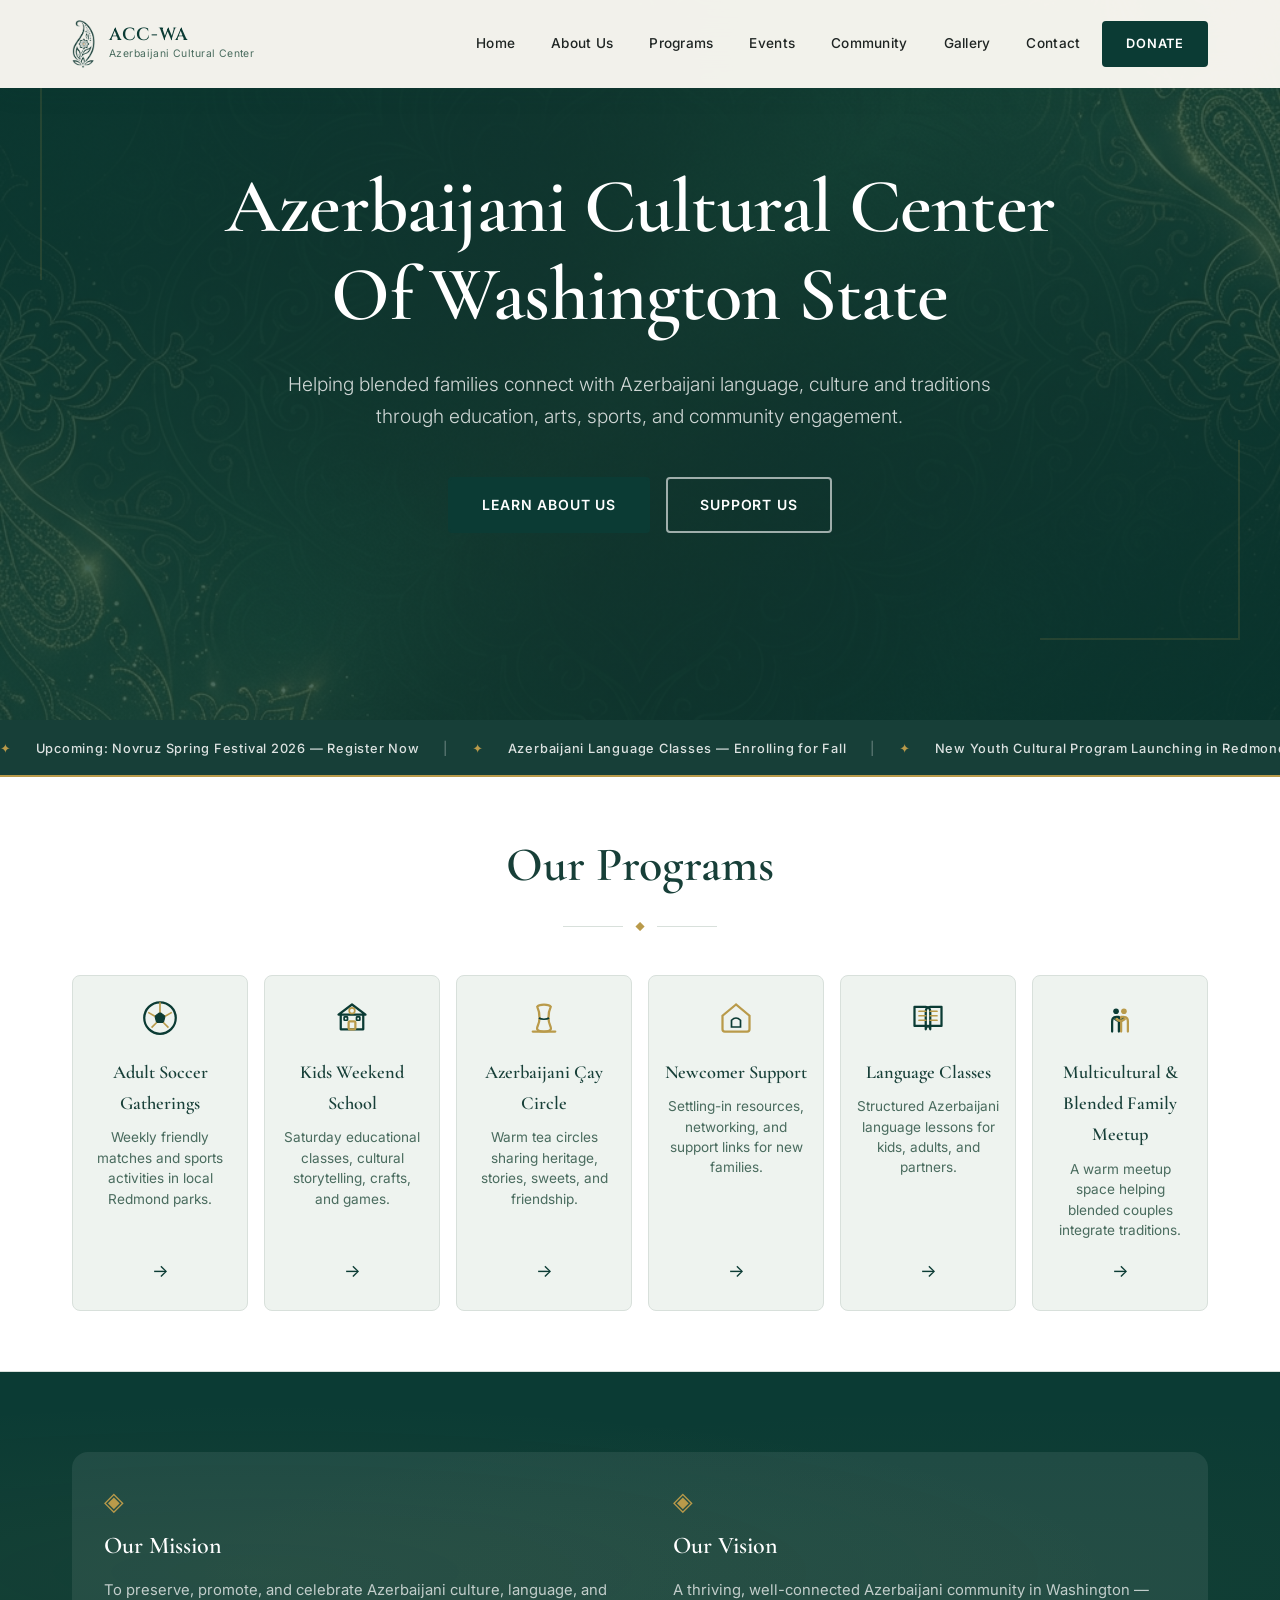
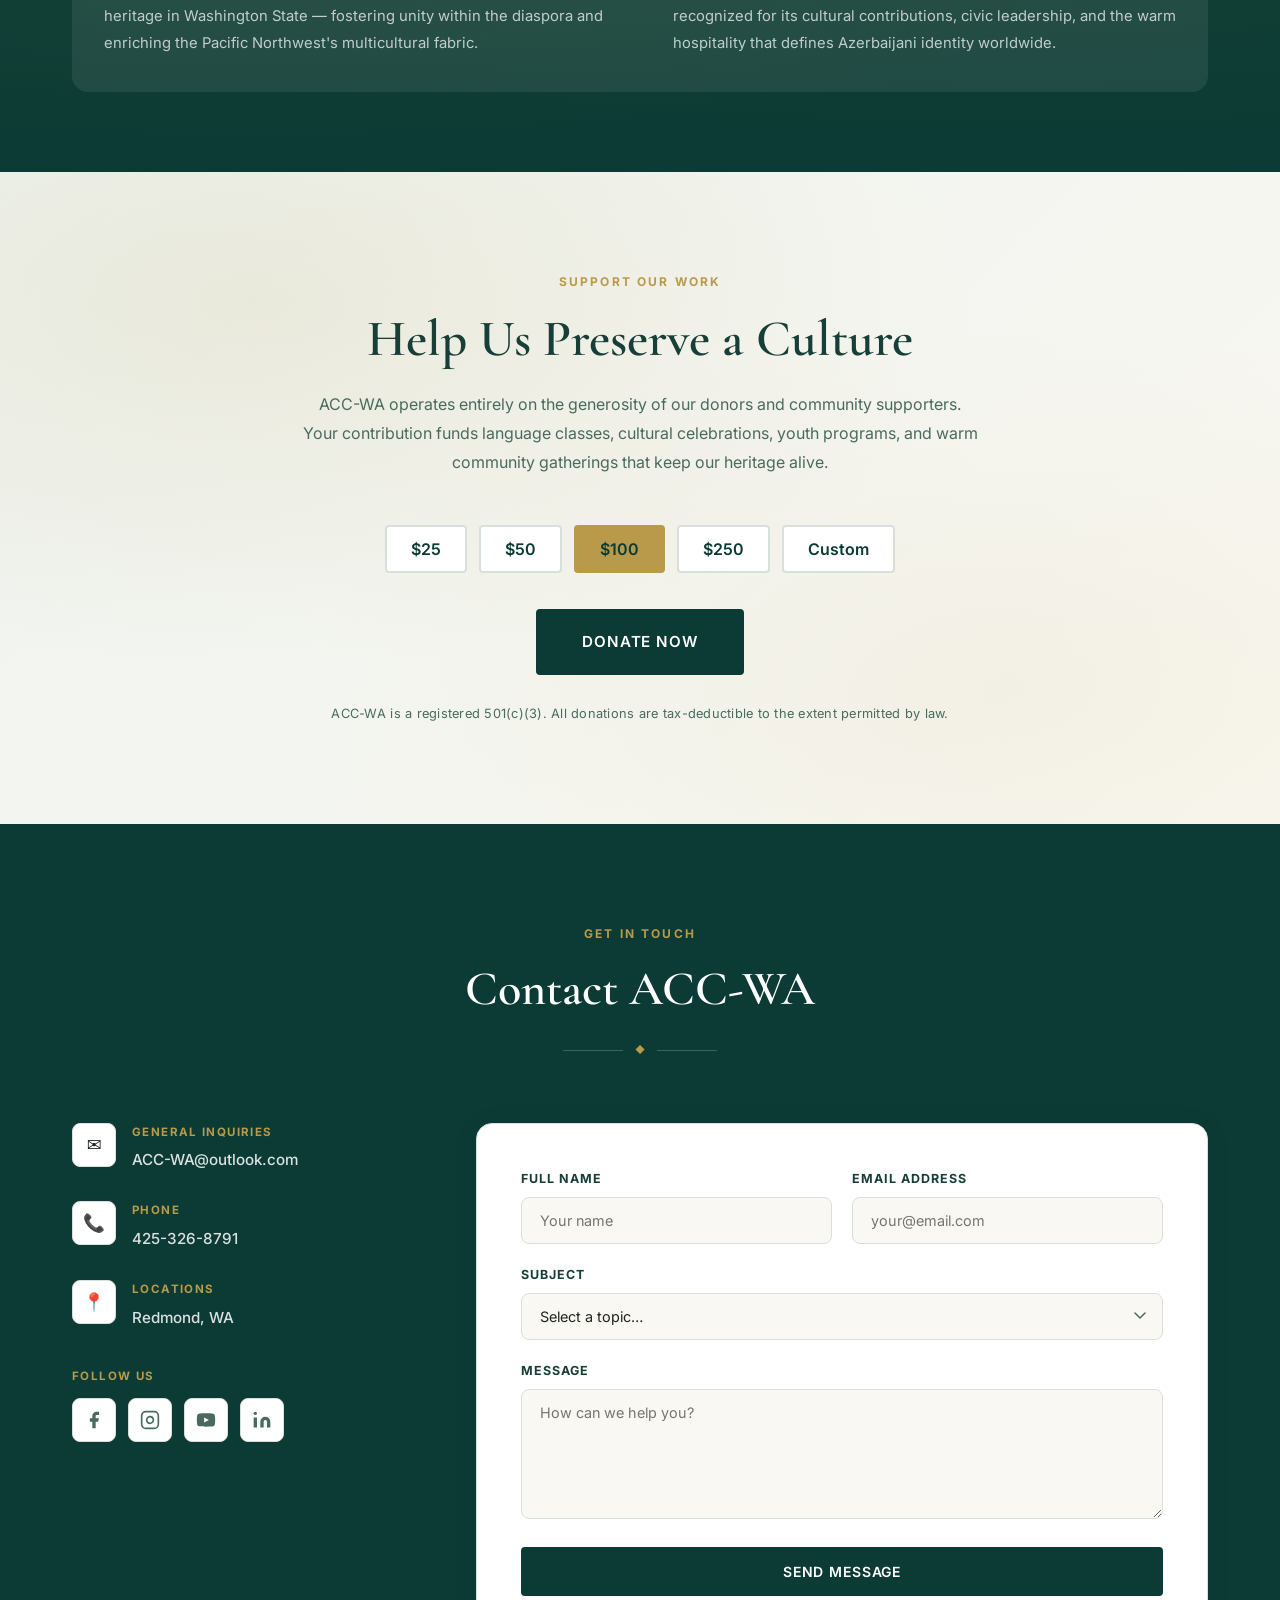
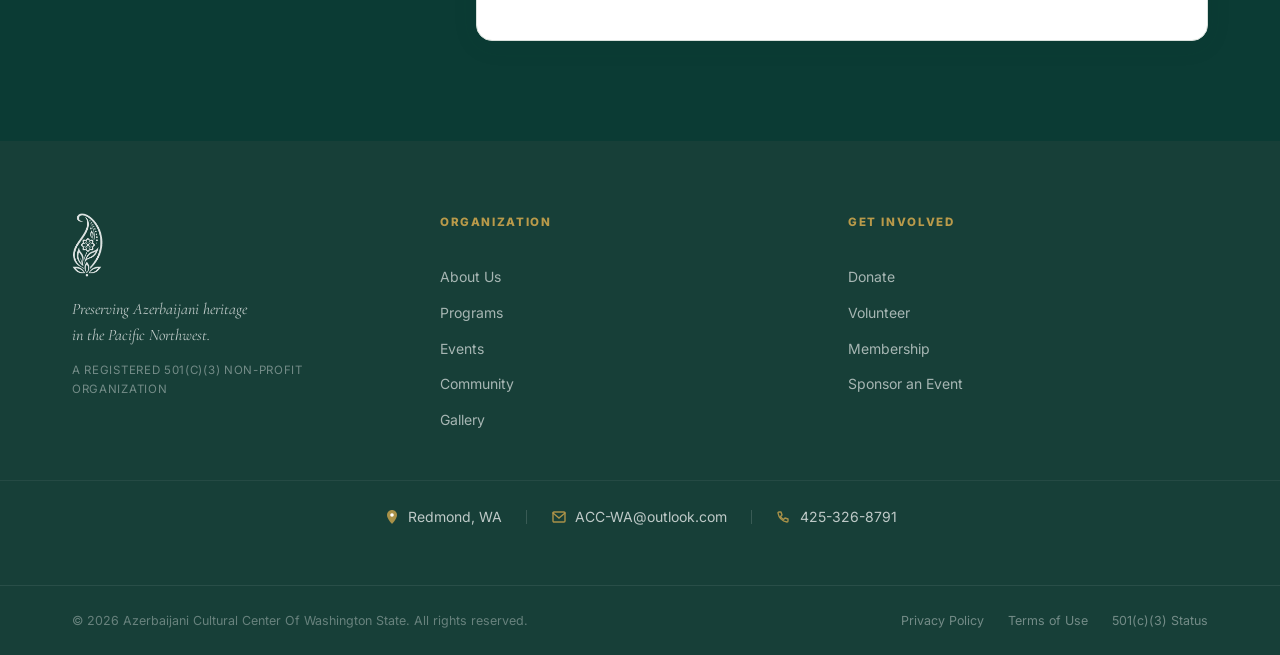
<file: index.html>
<!DOCTYPE html>
<html lang="en">
<head>
  <meta charset="UTF-8" />
  <meta name="viewport" content="width=device-width, initial-scale=1.0" />
  <title>ACC-WA — Azerbaijani Cultural Center Of Washington State</title>
  <meta name="description" content="The Azerbaijani Cultural Center Of Washington State (ACC-WA) is a non-profit organization dedicated to preserving and promoting Azerbaijani culture, heritage, and community in Seattle and Redmond, WA." />
  <link rel="preconnect" href="https://fonts.googleapis.com" />
  <link rel="preconnect" href="https://fonts.gstatic.com" crossorigin />
  <link href="https://fonts.googleapis.com/css2?family=Cormorant+Garamond:ital,wght@0,300;0,400;0,500;0,600;0,700;1,300;1,400&family=Inter:wght@300;400;500;600;700&family=Cinzel:wght@400;500;600&display=swap" rel="stylesheet" />
  <link rel="stylesheet" href="style.css" />
</head>
<body>

  <!-- ═══ NAVIGATION ═══ -->
  <header id="navbar" class="navbar">
    <div class="nav-container">
      <a href="index.html" class="nav-logo" id="nav-logo-link">
        <img src="logo.png" alt="ACC-WA Logo" class="nav-logo-img" />
        <div class="nav-logo-text">
          <span class="nav-logo-abbr">ACC-WA</span>
          <span class="nav-logo-full">Azerbaijani Cultural Center</span>
        </div>
      </a>
      <nav class="nav-links" id="nav-links">
        <a href="index.html"      class="nav-link active" id="nav-main">Home</a>
        <a href="about.html"      class="nav-link" id="nav-about">About Us</a>
        <a href="programs.html"   class="nav-link" id="nav-programs">Programs</a>
        <a href="events.html"     class="nav-link" id="nav-events">Events</a>
        <a href="community.html"  class="nav-link" id="nav-community">Community</a>
        <a href="gallery.html"    class="nav-link" id="nav-gallery">Gallery</a>

        <a href="#contact"        class="nav-link" id="nav-contact">Contact</a>
        <a href="#donate"         class="btn btn-primary btn-sm" id="nav-donate">Donate</a>
      </nav>
      <button class="nav-hamburger" id="nav-hamburger" aria-label="Open menu" aria-expanded="false">
        <span></span><span></span><span></span>
      </button>
    </div>
    <div class="nav-mobile-menu" id="nav-mobile-menu">
      <a href="index.html"     class="nav-mobile-link">Home</a>
      <a href="about.html"     class="nav-mobile-link">About Us</a>
      <a href="programs.html"  class="nav-mobile-link">Programs</a>
      <a href="events.html"    class="nav-mobile-link">Events</a>
      <a href="community.html" class="nav-mobile-link">Community</a>
      <a href="gallery.html"   class="nav-mobile-link">Gallery</a>

      <a href="#contact"       class="nav-mobile-link">Contact</a>
      <a href="#donate"        class="btn btn-primary" id="nav-mobile-donate">Donate Now</a>
    </div>
  </header>

  <main>
    <!-- ═══ HERO ═══ -->
    <section id="home" class="hero">
      <div class="hero-bg" id="hero-bg"></div>
      <div class="hero-overlay"></div>
      <div class="hero-ornament hero-ornament-tl"></div>
      <div class="hero-ornament hero-ornament-br"></div>
      <div class="hero-content" id="hero-content">

        <h1 class="hero-title">
          Azerbaijani Cultural Center<br/>Of Washington State
        </h1>
        <p class="hero-subtitle">
          Helping blended families connect with Azerbaijani language, culture and traditions<br/>through education, arts, sports, and community engagement.
        </p>
        <div class="hero-cta">
          <a href="about.html"  class="btn btn-primary" id="hero-learn-more">Learn About Us</a>
          <a href="#donate"     class="btn btn-secondary btn-light" id="hero-donate">Support Us</a>
        </div>

    </section>

    <!-- ═══ ANNOUNCEMENT STRIP ═══ -->
    <div class="announcement-strip">
      <div class="announcement-inner">
        <span class="announcement-icon">✦</span>
        <span>Upcoming: Novruz Spring Festival 2026 — Register Now</span>
        <span class="announcement-sep">|</span>
        <span class="announcement-icon">✦</span>
        <span>Azerbaijani Language Classes — Enrolling for Fall</span>
        <span class="announcement-sep">|</span>
        <span class="announcement-icon">✦</span>
        <span>New Youth Cultural Program Launching in Redmond</span>
        <span class="announcement-sep">|</span>
        <span class="announcement-icon">✦</span>
        <span>Upcoming: Novruz Spring Festival 2026 — Register Now</span>
        <span class="announcement-sep">|</span>
        <span class="announcement-icon">✦</span>
        <span>Azerbaijani Language Classes — Enrolling for Fall</span>
      </div>
    </div>

    <!-- ═══ QUICK LINKS (OUR PROGRAMS) ═══ -->
    <section class="quick-links-section">
      <div class="container">
        <div class="section-header" style="margin-bottom: 40px;">
          <h2 class="section-title">Our Programs</h2>
          <div class="section-rule">
            <span class="rule-line"></span><span class="rule-diamond">◆</span><span class="rule-line"></span>
          </div>
        </div>
        <div class="quick-links-grid">
          <!-- 1. Adult Soccer Gatherings -->
          <a href="programs.html#prog-soccer" class="quick-link-card" id="ql-soccer">
            <div class="ql-icon">
              <svg width="36" height="36" viewBox="0 0 32 32" fill="none">
                <circle cx="16" cy="16" r="14" stroke="#0B3B34" stroke-width="2"/>
                <!-- Center pentagon -->
                <path d="M16 11l4.5 3.5-1.5 5.5h-6l-1.5-5.5L16 11z" fill="#0B3B34" stroke="#0B3B34" stroke-width="1"/>
                <!-- Lines extending to outer circle -->
                <path d="M16 11V2M20.5 14.5l6-3.5M19 20l4.5 4.5M13 20l-4.5 4.5M11.5 14.5l-6-3.5" stroke="#B99A4A" stroke-width="1.5"/>
              </svg>
            </div>
            <div class="ql-label" style="font-size: 1.15rem;">Adult Soccer Gatherings</div>
            <div class="ql-desc">Weekly friendly matches and sports activities in local Redmond parks.</div>
            <span class="ql-arrow">→</span>
          </a>

          <!-- 2. Kids Weekend School -->
          <a href="programs.html#prog-weekend-school" class="quick-link-card" id="ql-weekend-school">
            <div class="ql-icon">
              <svg width="36" height="36" viewBox="0 0 32 32" fill="none">
                <!-- Roof -->
                <path d="M16 4L4 13h24L16 4z" stroke="#0B3B34" stroke-width="2" stroke-linejoin="round"/>
                <!-- Main body -->
                <path d="M6 13v13h20V13" stroke="#0B3B34" stroke-width="2" stroke-linejoin="round"/>
                <!-- Door -->
                <rect x="13" y="19" width="6" height="7" rx="1" stroke="#B99A4A" stroke-width="2"/>
                <!-- Clock/Detail in pediment -->
                <circle cx="16" cy="9.5" r="2.5" stroke="#B99A4A" stroke-width="1.5"/>
                <!-- Windows -->
                <rect x="9" y="15" width="3" height="3" rx="0.5" stroke="#0B3B34" stroke-width="1.5"/>
                <rect x="20" y="15" width="3" height="3" rx="0.5" stroke="#0B3B34" stroke-width="1.5"/>
              </svg>
            </div>
            <div class="ql-label" style="font-size: 1.15rem;">Kids Weekend School</div>
            <div class="ql-desc">Saturday educational classes, cultural storytelling, crafts, and games.</div>
            <span class="ql-arrow">→</span>
          </a>

          <!-- 3. Azerbaijani Çay Circle -->
          <a href="programs.html#prog-cay-circle" class="quick-link-card" id="ql-cay-circle">
            <div class="ql-icon">
              <svg width="36" height="36" viewBox="0 0 32 32" fill="none">
                <path d="M10 6c0 0 1-2 6-2s6 2 6 2c0 0-2 4-2 10s3 8 2 10c-1 2-4 2-6 2s-5 0-6-2c-1-2 2-4 2-10s-2-10-2-10z" stroke="#B99A4A" stroke-width="2"/>
                <path d="M11.5 16c2 1.5 7 1.5 9 0" stroke="#0B3B34" stroke-width="1.5"/>
                <path d="M6 28h20" stroke="#B99A4A" stroke-width="2" stroke-linecap="round"/>
              </svg>
            </div>
            <div class="ql-label" style="font-size: 1.15rem;">Azerbaijani Çay Circle</div>
            <div class="ql-desc">Warm tea circles sharing heritage, stories, sweets, and friendship.</div>
            <span class="ql-arrow">→</span>
          </a>

          <!-- 4. Newcomer Support -->
          <a href="programs.html#prog-newcomer" class="quick-link-card" id="ql-newcomer">
            <div class="ql-icon">
              <svg width="36" height="36" viewBox="0 0 32 32" fill="none">
                <path d="M16 4L4 14v12a2 2 0 0 0 2 2h20a2 2 0 0 0 2-2V14L16 4z" stroke="#B99A4A" stroke-width="2"/>
                <path d="M12 18s2-2 4-2 4 2 4 2v6H12v-6z" stroke="#0B3B34" stroke-width="1.5"/>
              </svg>
            </div>
            <div class="ql-label" style="font-size: 1.15rem;">Newcomer Support</div>
            <div class="ql-desc">Settling-in resources, networking, and support links for new families.</div>
            <span class="ql-arrow">→</span>
          </a>

          <!-- 5. Language Classes -->
          <a href="programs.html#prog-language-classes" class="quick-link-card" id="ql-language-classes">
            <div class="ql-icon">
              <svg width="36" height="36" viewBox="0 0 32 32" fill="none">
                <path d="M4 6h10a4 4 0 0 1 4 4v16a3 3 0 0 0-3-3H4V6z" stroke="#0B3B34" stroke-width="2" stroke-linejoin="round"/>
                <path d="M28 6H18a4 4 0 0 0-4 4v16a3 3 0 0 1 3-3h11V6z" stroke="#0B3B34" stroke-width="2" stroke-linejoin="round"/>
                <path d="M14 10h-6M14 14h-6M14 18h-6" stroke="#B99A4A" stroke-width="1.5" stroke-linecap="round"/>
                <path d="M18 10h6M18 14h6M18 18h6" stroke="#B99A4A" stroke-width="1.5" stroke-linecap="round"/>
              </svg>
            </div>
            <div class="ql-label" style="font-size: 1.15rem;">Language Classes</div>
            <div class="ql-desc">Structured Azerbaijani language lessons for kids, adults, and partners.</div>
            <span class="ql-arrow">→</span>
          </a>

          <!-- 6. Multicultural and Blended Family Meetup -->
          <a href="programs.html#prog-multicultural" class="quick-link-card" id="ql-multicultural">
            <div class="ql-icon">
              <svg width="36" height="36" viewBox="0 0 32 32" fill="none">
                <!-- Left Figure (Green) -->
                <path d="M9 28v-9c0-2.5 1.5-4 4-4h2v13" stroke="#0B3B34" stroke-width="2" stroke-linecap="round" stroke-linejoin="round"/>
                <!-- Right Figure (Gold) -->
                <path d="M23 28v-9c0-2.5-1.5-4-4-4h-2v13" stroke="#B99A4A" stroke-width="2" stroke-linecap="round" stroke-linejoin="round"/>
                <!-- Heads -->
                <circle cx="12.5" cy="10" r="2.5" fill="#0B3B34"/>
                <circle cx="19.5" cy="10" r="2.5" fill="#B99A4A"/>
                <!-- Green arm wrapping around gold torso -->
                <path d="M12 17c2 2 5 2 7 0" stroke="#0B3B34" stroke-width="2.5" stroke-linecap="round"/>
                <!-- Gold arm wrapping around green torso -->
                <path d="M20 17c-2 2-5 2-7 0" stroke="#B99A4A" stroke-width="2.5" stroke-linecap="round"/>
              </svg>
            </div>
            <div class="ql-label" style="font-size: 1.15rem;">Multicultural &amp; Blended Family Meetup</div>
            <div class="ql-desc">A warm meetup space helping blended couples integrate traditions.</div>
            <span class="ql-arrow">→</span>
          </a>
        </div>
      </div>
    </section>

    <!-- ═══ MISSION STRIP ═══ -->
    <section class="mission-section" id="mission">
      <div class="mission-pattern"></div>
      <div class="container">
        <div class="mission-grid">
          <div class="mission-card" id="mission-card-1">
            <div class="mission-card-accent"></div>
            <div class="mission-card-icon">◈</div>
            <h3 class="mission-card-title">Our Mission</h3>
            <p class="mission-card-text">To preserve, promote, and celebrate Azerbaijani culture, language, and heritage in Washington State — fostering unity within the diaspora and enriching the Pacific Northwest's multicultural fabric.</p>
          </div>
          <div class="mission-card" id="mission-card-2">
            <div class="mission-card-accent"></div>
            <div class="mission-card-icon">◈</div>
            <h3 class="mission-card-title">Our Vision</h3>
            <p class="mission-card-text">A thriving, well-connected Azerbaijani community in Washington — recognized for its cultural contributions, civic leadership, and the warm hospitality that defines Azerbaijani identity worldwide.</p>
          </div>

        </div>
      </div>
    </section>


    <!-- ═══ DONATE ═══ -->
    <section id="donate" class="section donate-section">
      <div class="donate-bg"></div>
      <div class="donate-pattern"></div>
      <div class="container">
        <div class="donate-content">
          <div class="section-eyebrow section-eyebrow-gold">Support Our Work</div>
          <h2 class="donate-title">Help Us Preserve a Culture</h2>
          <p class="donate-desc">ACC-WA operates entirely on the generosity of our donors and community supporters. Your contribution funds language classes, cultural celebrations, youth programs, and warm community gatherings that keep our heritage alive.</p>
          <div class="donate-tiers">
            <button class="donate-tier" id="donate-25" data-amount="25">$25</button>
            <button class="donate-tier" id="donate-50" data-amount="50">$50</button>
            <button class="donate-tier donate-tier-featured" id="donate-100" data-amount="100">$100</button>
            <button class="donate-tier" id="donate-250" data-amount="250">$250</button>
            <button class="donate-tier" id="donate-custom">Custom</button>
          </div>
          <div class="donate-actions">
            <a href="mailto:ACC-WA@outlook.com" class="btn btn-primary btn-lg" id="donate-now-btn">Donate Now</a>
          </div>
          <p class="donate-note">ACC-WA is a registered 501(c)(3). All donations are tax-deductible to the extent permitted by law.</p>
        </div>
      </div>
    </section>

    <!-- ═══ CONTACT ═══ -->
    <section id="contact" class="section contact-section">
      <div class="container">
        <div class="section-header">
          <div class="section-eyebrow" style="color:var(--gold)">Get In Touch</div>
          <h2 class="section-title" style="color:var(--white)">Contact ACC-WA</h2>
          <div class="section-rule">
            <span class="rule-line" style="background:rgba(255,255,255,0.2)"></span><span class="rule-diamond" style="color:var(--gold)">◆</span><span class="rule-line" style="background:rgba(255,255,255,0.2)"></span>
          </div>
        </div>
        <div class="contact-grid">
          <div class="contact-info" id="contact-info">
            <div class="contact-info-item">
              <div class="contact-info-icon">✉</div>
              <div>
                <div class="contact-info-label">General Inquiries</div>
                <a href="mailto:ACC-WA@outlook.com" class="contact-info-val" id="contact-email">ACC-WA@outlook.com</a>
              </div>
            </div>
            <div class="contact-info-item">
              <div class="contact-info-icon">📞</div>
              <div>
                <div class="contact-info-label">Phone</div>
                <a href="tel:+14253268791" class="contact-info-val" id="contact-phone">425-326-8791</a>
              </div>
            </div>
            <div class="contact-info-item">
              <div class="contact-info-icon">📍</div>
              <div>
                <div class="contact-info-label">Locations</div>
                <span class="contact-info-val">Redmond, WA</span>
              </div>
            </div>
            <div class="contact-social">
              <div class="contact-info-label" style="margin-bottom:12px">Follow Us</div>
              <div class="social-links">
                <a href="#" class="social-link" id="social-facebook" aria-label="Facebook"><svg width="20" height="20" viewBox="0 0 24 24" fill="currentColor"><path d="M18 2h-3a5 5 0 00-5 5v3H7v4h3v8h4v-8h3l1-4h-4V7a1 1 0 011-1h3z"/></svg></a>
                <a href="#" class="social-link" id="social-instagram" aria-label="Instagram"><svg width="20" height="20" viewBox="0 0 24 24" fill="none" stroke="currentColor" stroke-width="2"><rect x="2" y="2" width="20" height="20" rx="5"/><path d="M16 11.37A4 4 0 1112.63 8 4 4 0 0116 11.37z"/><line x1="17.5" y1="6.5" x2="17.51" y2="6.5"/></svg></a>
                <a href="#" class="social-link" id="social-youtube" aria-label="YouTube"><svg width="20" height="20" viewBox="0 0 24 24" fill="currentColor"><path d="M22.54 6.42a2.78 2.78 0 00-1.95-1.96C18.88 4 12 4 12 4s-6.88 0-8.59.46a2.78 2.78 0 00-1.95 1.96A29 29 0 001 12a29 29 0 00.46 5.58 2.78 2.78 0 001.95 1.96C5.12 20 12 20 12 20s6.88 0 8.59-.46a2.78 2.78 0 001.95-1.96A29 29 0 0023 12a29 29 0 00-.46-5.58z"/><polygon points="9.75 15.02 15.5 12 9.75 8.98 9.75 15.02" fill="white"/></svg></a>
                <a href="#" class="social-link" id="social-linkedin" aria-label="LinkedIn"><svg width="20" height="20" viewBox="0 0 24 24" fill="currentColor"><path d="M16 8a6 6 0 016 6v7h-4v-7a2 2 0 00-2-2 2 2 0 00-2 2v7h-4v-7a6 6 0 016-6zM2 9h4v12H2z"/><circle cx="4" cy="4" r="2"/></svg></a>
              </div>
            </div>
          </div>
          <form class="contact-form" id="contact-form" novalidate>
            <div class="form-row">
              <div class="form-group">
                <label for="form-name" class="form-label">Full Name</label>
                <input type="text" id="form-name" name="name" class="form-input" placeholder="Your name" required />
              </div>
              <div class="form-group">
                <label for="form-email" class="form-label">Email Address</label>
                <input type="email" id="form-email" name="email" class="form-input" placeholder="your@email.com" required />
              </div>
            </div>
            <div class="form-group">
              <label for="form-subject" class="form-label">Subject</label>
              <select id="form-subject" name="subject" class="form-input form-select">
                <option value="">Select a topic…</option>
                <option value="membership">Membership &amp; Community</option>
                <option value="programs">Programs &amp; Classes</option>
                <option value="events">Events &amp; Sponsorship</option>
                <option value="volunteer">Volunteering</option>
                <option value="donation">Donations</option>
                <option value="media">Media &amp; Press</option>
                <option value="other">Other</option>
              </select>
            </div>
            <div class="form-group">
              <label for="form-message" class="form-label">Message</label>
              <textarea id="form-message" name="message" class="form-input form-textarea" rows="5" placeholder="How can we help you?" required></textarea>
            </div>
            <button type="submit" class="btn btn-primary btn-block" id="contact-submit">Send Message</button>
            <div class="form-success" id="form-success" style="display:none">✓ Thank you! We will be in touch within 2 business days.</div>
          </form>
        </div>
      </div>
    </section>
  </main>

  <!-- ═══ FOOTER ═══ -->
  <footer class="footer" id="footer">
    <div class="footer-top">
      <div class="container footer-top-inner">
        <div class="footer-brand">
          <img src="logo.png" alt="ACC-WA" class="footer-logo" />
          <p class="footer-tagline">Preserving Azerbaijani heritage<br/>in the Pacific Northwest.</p>
          <p class="footer-nonprofit">A registered 501(c)(3) non-profit organization</p>
        </div>
        <div class="footer-cols-wrap">
          <div class="footer-links-col">
            <div class="footer-col-title">Organization</div>
            <a href="about.html"     class="footer-link">About Us</a>
            <a href="programs.html"  class="footer-link">Programs</a>
            <a href="events.html"    class="footer-link">Events</a>
            <a href="community.html" class="footer-link">Community</a>
            <a href="gallery.html"   class="footer-link">Gallery</a>
          </div>
          <div class="footer-links-col">
            <div class="footer-col-title">Get Involved</div>
            <a href="#donate"        class="footer-link">Donate</a>
            <a href="#contact"       class="footer-link">Volunteer</a>
            <a href="#contact"       class="footer-link">Membership</a>
            <a href="#contact"       class="footer-link">Sponsor an Event</a>
          </div>
        </div>
      </div>
      <!-- Location bar -->
      <div class="footer-location-bar">
        <div class="container footer-location-inner">
          <div class="footer-location-item">
            <svg width="16" height="16" viewBox="0 0 16 16" fill="none"><path d="M8 1C5.24 1 3 3.24 3 6c0 3.75 5 9 5 9s5-5.25 5-9c0-2.76-2.24-5-5-5z" fill="rgba(185,154,74,0.9)"/><circle cx="8" cy="6" r="1.8" fill="white"/></svg>
            Redmond, WA
          </div>
          <div class="footer-location-divider"></div>
          <div class="footer-location-item">
            <svg width="16" height="16" viewBox="0 0 16 16" fill="none"><path d="M2 4a1 1 0 0 1 1-1h10a1 1 0 0 1 1 1v8a1 1 0 0 1-1 1H3a1 1 0 0 1-1-1V4z" stroke="rgba(185,154,74,0.9)" stroke-width="1.4"/><path d="M2 4l6 5 6-5" stroke="rgba(185,154,74,0.9)" stroke-width="1.4" stroke-linecap="round"/></svg>
            <a href="mailto:ACC-WA@outlook.com" class="footer-location-link">ACC-WA@outlook.com</a>
          </div>
          <div class="footer-location-divider"></div>
          <div class="footer-location-item">
            <svg width="16" height="16" viewBox="0 0 16 16" fill="none"><path d="M3 3h2l1 3-1.5 1.5a9 9 0 0 0 3 3L9 9l3 1v2a1 1 0 0 1-1 1A11 11 0 0 1 2 4a1 1 0 0 1 1-1z" stroke="rgba(185,154,74,0.9)" stroke-width="1.4" stroke-linejoin="round"/></svg>
            <a href="tel:+14253268791" class="footer-location-link">425-326-8791</a>
          </div>
        </div>
      </div>
    </div>
    <div class="footer-bottom">
      <div class="container footer-bottom-inner">
        <span>© 2026 Azerbaijani Cultural Center Of Washington State. All rights reserved.</span>
        <div class="footer-bottom-links">
          <a href="#" class="footer-bottom-link" id="footer-privacy">Privacy Policy</a>
          <a href="#" class="footer-bottom-link" id="footer-terms">Terms of Use</a>
          <a href="#" class="footer-bottom-link" id="footer-501c3">501(c)(3) Status</a>
        </div>
      </div>
    </div>
  </footer>

  <script src="main.js"></script>
</body>
</html>
</file>
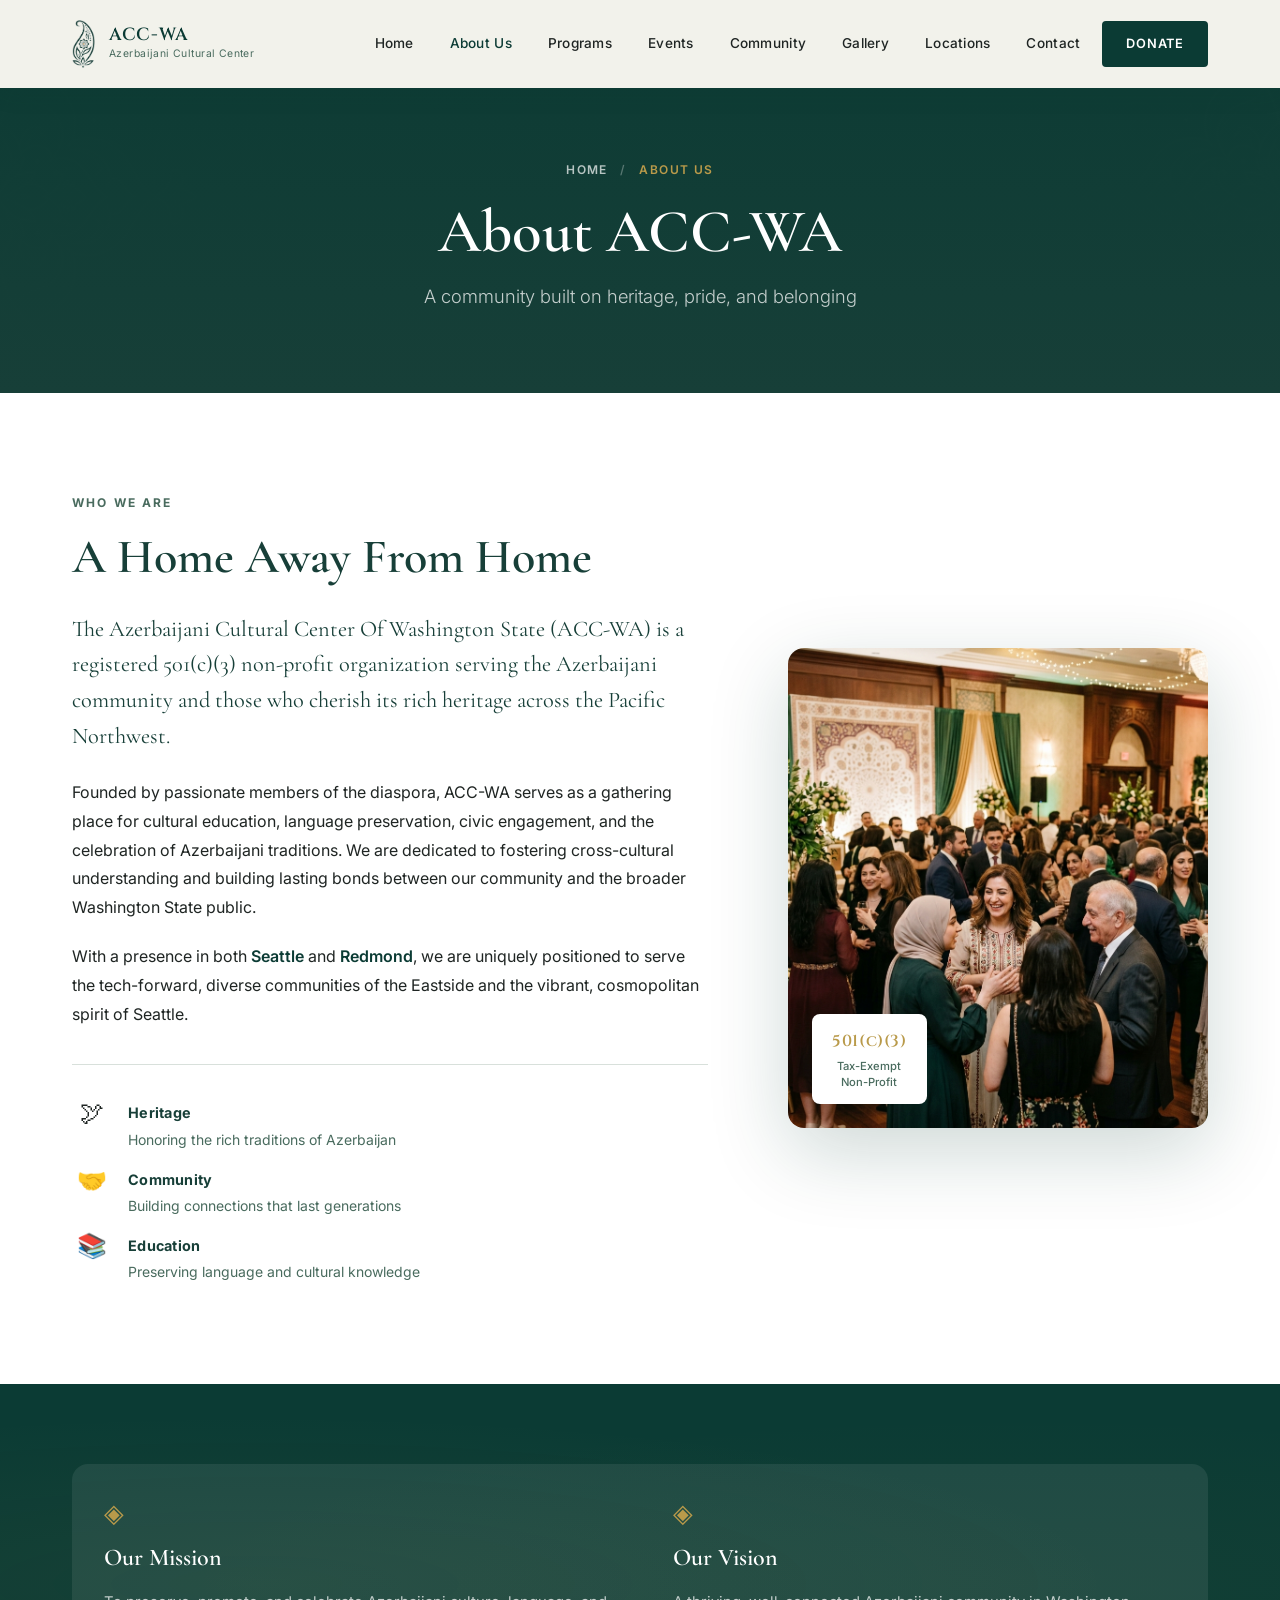
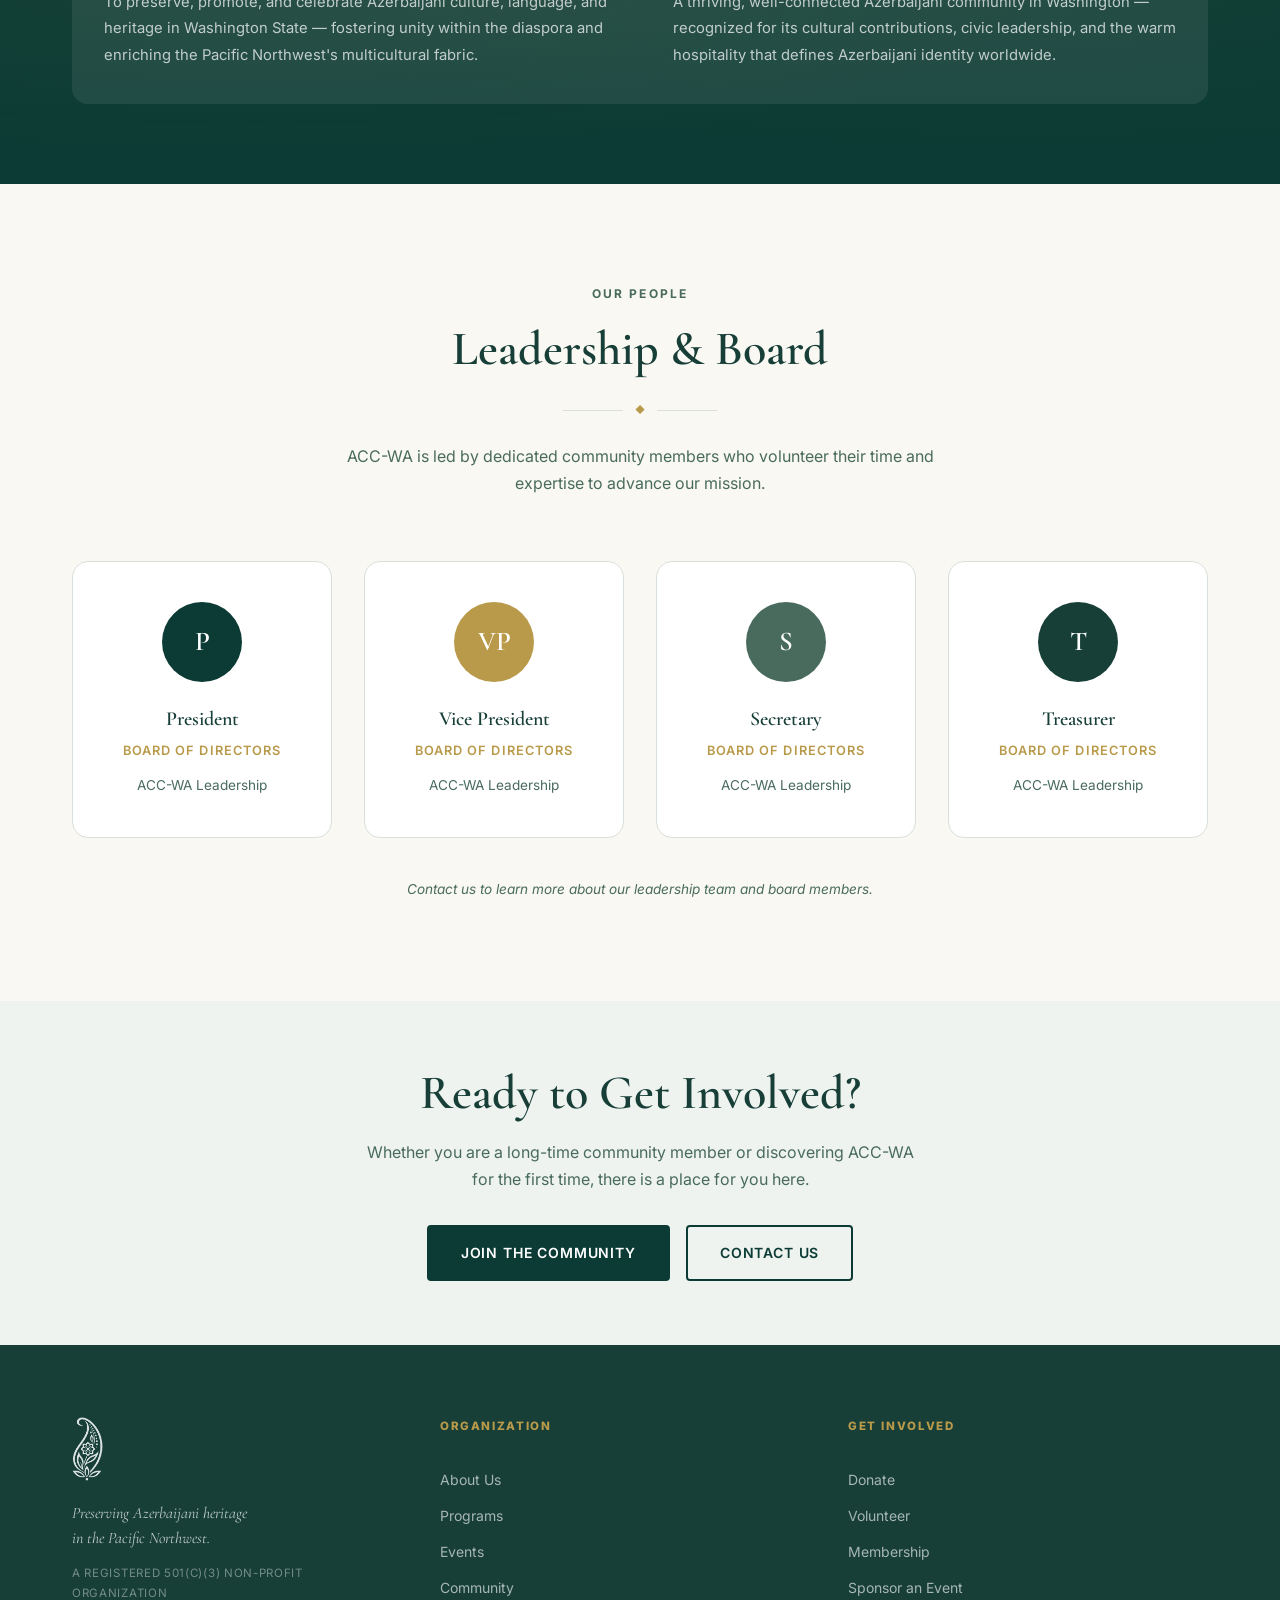
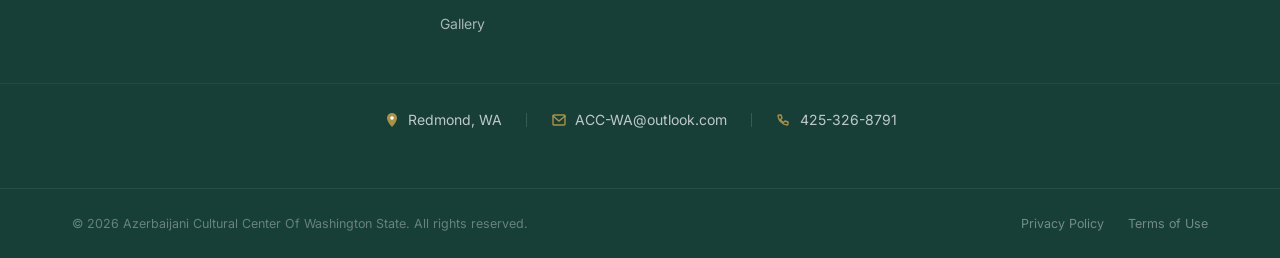
<file: about.html>
<!DOCTYPE html>
<html lang="en">
<head>
  <meta charset="UTF-8" />
  <meta name="viewport" content="width=device-width, initial-scale=1.0" />
  <title>About Us — ACC-WA</title>
  <meta name="description" content="Learn about the Azerbaijani Cultural Center Of Washington State — our history, mission, and the people who make it possible." />
  <link rel="preconnect" href="https://fonts.googleapis.com" />
  <link rel="preconnect" href="https://fonts.gstatic.com" crossorigin />
  <link href="https://fonts.googleapis.com/css2?family=Cormorant+Garamond:ital,wght@0,300;0,400;0,500;0,600;0,700;1,300;1,400&family=Inter:wght@300;400;500;600;700&family=Cinzel:wght@400;500;600&display=swap" rel="stylesheet" />
  <link rel="stylesheet" href="style.css" />
</head>
<body>

  <header id="navbar" class="navbar scrolled">
    <div class="nav-container">
      <a href="index.html" class="nav-logo">
        <img src="logo.png" alt="ACC-WA Logo" class="nav-logo-img" />
        <div class="nav-logo-text">
          <span class="nav-logo-abbr" style="color:var(--green)">ACC-WA</span>
          <span class="nav-logo-full" style="color:var(--green-mid)">Azerbaijani Cultural Center</span>
        </div>
      </a>
      <nav class="nav-links">
        <a href="index.html"      class="nav-link" style="color:var(--text)">Home</a>
        <a href="about.html"      class="nav-link active" style="color:var(--green);font-weight:700">About Us</a>
        <a href="programs.html"   class="nav-link" style="color:var(--text)">Programs</a>
        <a href="events.html"     class="nav-link" style="color:var(--text)">Events</a>
        <a href="community.html"  class="nav-link" style="color:var(--text)">Community</a>
        <a href="gallery.html"    class="nav-link" style="color:var(--text)">Gallery</a>
        <a href="index.html#locations" class="nav-link" style="color:var(--text)">Locations</a>
        <a href="index.html#contact"   class="nav-link" style="color:var(--text)">Contact</a>
        <a href="index.html#donate"    class="btn btn-primary btn-sm">Donate</a>
      </nav>
      <button class="nav-hamburger" id="nav-hamburger" aria-label="Open menu" aria-expanded="false">
        <span style="background:var(--green)"></span>
        <span style="background:var(--green)"></span>
        <span style="background:var(--green)"></span>
      </button>
    </div>
    <div class="nav-mobile-menu" id="nav-mobile-menu">
      <a href="index.html"     class="nav-mobile-link">Home</a>
      <a href="about.html"     class="nav-mobile-link" style="color:var(--green);font-weight:700">About Us</a>
      <a href="programs.html"  class="nav-mobile-link">Programs</a>
      <a href="events.html"    class="nav-mobile-link">Events</a>
      <a href="community.html" class="nav-mobile-link">Community</a>
      <a href="gallery.html"   class="nav-mobile-link">Gallery</a>
      <a href="index.html#locations" class="nav-mobile-link">Locations</a>
      <a href="index.html#contact"   class="nav-mobile-link">Contact</a>
      <a href="index.html#donate"    class="btn btn-primary">Donate Now</a>
    </div>
  </header>

  <!-- PAGE HERO -->
  <div class="page-hero">
    <div class="page-hero-overlay"></div>
    <div class="page-hero-content">
      <div class="page-breadcrumb"><a href="index.html">Home</a> <span>/</span> About Us</div>
      <h1 class="page-hero-title">About ACC-WA</h1>
      <p class="page-hero-sub">A community built on heritage, pride, and belonging</p>
    </div>
  </div>

  <main>
    <!-- WHO WE ARE -->
    <section class="section about-section">
      <div class="container">
        <div class="about-grid">
          <div class="about-text fade-up">
            <div class="section-eyebrow">Who We Are</div>
            <h2 class="section-title" style="text-align:left;margin-bottom:24px">A Home Away From Home</h2>
            <p class="about-lead">The Azerbaijani Cultural Center Of Washington State (ACC-WA) is a registered 501(c)(3) non-profit organization serving the Azerbaijani community and those who cherish its rich heritage across the Pacific Northwest.</p>
            <p class="about-body">Founded by passionate members of the diaspora, ACC-WA serves as a gathering place for cultural education, language preservation, civic engagement, and the celebration of Azerbaijani traditions. We are dedicated to fostering cross-cultural understanding and building lasting bonds between our community and the broader Washington State public.</p>
            <p class="about-body">With a presence in both <strong>Seattle</strong> and <strong>Redmond</strong>, we are uniquely positioned to serve the tech-forward, diverse communities of the Eastside and the vibrant, cosmopolitan spirit of Seattle.</p>
            <div class="about-values">
              <div class="value-item">
                <div class="value-icon">🕊</div>
                <div><div class="value-title">Heritage</div><div class="value-desc">Honoring the rich traditions of Azerbaijan</div></div>
              </div>
              <div class="value-item">
                <div class="value-icon">🤝</div>
                <div><div class="value-title">Community</div><div class="value-desc">Building connections that last generations</div></div>
              </div>
              <div class="value-item">
                <div class="value-icon">📚</div>
                <div><div class="value-title">Education</div><div class="value-desc">Preserving language and cultural knowledge</div></div>
              </div>
            </div>
          </div>
          <div class="about-visual fade-up">
            <div class="about-img-frame">
              <img src="community_photo.png" alt="ACC-WA community gathering" class="about-img" />
              <div class="about-img-badge">
                <div class="badge-num">501(c)(3)</div>
                <div class="badge-label">Tax-Exempt<br/>Non-Profit</div>
              </div>
            </div>
          </div>
        </div>
      </div>
    </section>

    <!-- MISSION / VISION / VALUES DARK -->
    <section class="mission-section">
      <div class="mission-pattern"></div>
      <div class="container">
        <div class="mission-grid">
          <div class="mission-card fade-up">
            <div class="mission-card-accent"></div>
            <div class="mission-card-icon">◈</div>
            <h3 class="mission-card-title">Our Mission</h3>
            <p class="mission-card-text">To preserve, promote, and celebrate Azerbaijani culture, language, and heritage in Washington State — fostering unity within the diaspora and enriching the Pacific Northwest's multicultural fabric.</p>
          </div>
          <div class="mission-card fade-up">
            <div class="mission-card-accent"></div>
            <div class="mission-card-icon">◈</div>
            <h3 class="mission-card-title">Our Vision</h3>
            <p class="mission-card-text">A thriving, well-connected Azerbaijani community in Washington — recognized for its cultural contributions, civic leadership, and the warm hospitality that defines Azerbaijani identity worldwide.</p>
          </div>

        </div>
      </div>
    </section>

    <!-- LEADERSHIP TEAM PLACEHOLDER -->
    <section class="section" style="background:var(--ivory)">
      <div class="container">
        <div class="section-header">
          <div class="section-eyebrow">Our People</div>
          <h2 class="section-title">Leadership &amp; Board</h2>
          <div class="section-rule"><span class="rule-line"></span><span class="rule-diamond">◆</span><span class="rule-line"></span></div>
          <p class="section-desc">ACC-WA is led by dedicated community members who volunteer their time and expertise to advance our mission.</p>
        </div>
        <div class="team-grid">
          <div class="team-card fade-up">
            <div class="team-avatar" style="background:var(--green)">P</div>
            <div class="team-name">President</div>
            <div class="team-role">Board of Directors</div>
            <div class="team-note">ACC-WA Leadership</div>
          </div>
          <div class="team-card fade-up">
            <div class="team-avatar" style="background:var(--gold)">VP</div>
            <div class="team-name">Vice President</div>
            <div class="team-role">Board of Directors</div>
            <div class="team-note">ACC-WA Leadership</div>
          </div>
          <div class="team-card fade-up">
            <div class="team-avatar" style="background:var(--green-mid)">S</div>
            <div class="team-name">Secretary</div>
            <div class="team-role">Board of Directors</div>
            <div class="team-note">ACC-WA Leadership</div>
          </div>
          <div class="team-card fade-up">
            <div class="team-avatar" style="background:var(--green-dark)">T</div>
            <div class="team-name">Treasurer</div>
            <div class="team-role">Board of Directors</div>
            <div class="team-note">ACC-WA Leadership</div>
          </div>
        </div>
        <p style="text-align:center;color:var(--green-mid);font-size:.85rem;margin-top:40px;font-style:italic">Contact us to learn more about our leadership team and board members.</p>
      </div>
    </section>

    <!-- CTA -->
    <section class="section" style="background:var(--sage);padding:64px 0">
      <div class="container" style="text-align:center">
        <h2 class="section-title" style="margin-bottom:16px">Ready to Get Involved?</h2>
        <p style="color:var(--green-mid);margin-bottom:32px;max-width:560px;margin-left:auto;margin-right:auto">Whether you are a long-time community member or discovering ACC-WA for the first time, there is a place for you here.</p>
        <div style="display:flex;gap:16px;justify-content:center;flex-wrap:wrap">
          <a href="community.html" class="btn btn-primary">Join the Community</a>
          <a href="index.html#contact" class="btn btn-secondary">Contact Us</a>
        </div>
      </div>
    </section>
  </main>

  <footer class="footer">
    <div class="footer-top">
      <div class="container footer-top-inner">
        <div class="footer-brand">
          <img src="logo.png" alt="ACC-WA" class="footer-logo" />
          <p class="footer-tagline">Preserving Azerbaijani heritage<br/>in the Pacific Northwest.</p>
          <p class="footer-nonprofit">A registered 501(c)(3) non-profit organization</p>
        </div>
        <div class="footer-cols-wrap">
          <div class="footer-links-col">
            <div class="footer-col-title">Organization</div>
            <a href="about.html"     class="footer-link">About Us</a>
            <a href="programs.html"  class="footer-link">Programs</a>
            <a href="events.html"    class="footer-link">Events</a>
            <a href="community.html" class="footer-link">Community</a>
            <a href="gallery.html"   class="footer-link">Gallery</a>
          </div>
          <div class="footer-links-col">
            <div class="footer-col-title">Get Involved</div>
            <a href="index.html#donate"  class="footer-link">Donate</a>
            <a href="index.html#contact" class="footer-link">Volunteer</a>
            <a href="index.html#contact" class="footer-link">Membership</a>
            <a href="index.html#contact" class="footer-link">Sponsor an Event</a>
          </div>
        </div>
      </div>
      <!-- Location bar -->
      <div class="footer-location-bar">
        <div class="container footer-location-inner">
          <div class="footer-location-item">
            <svg width="16" height="16" viewBox="0 0 16 16" fill="none"><path d="M8 1C5.24 1 3 3.24 3 6c0 3.75 5 9 5 9s5-5.25 5-9c0-2.76-2.24-5-5-5z" fill="rgba(185,154,74,0.9)"/><circle cx="8" cy="6" r="1.8" fill="white"/></svg>
            Redmond, WA
          </div>
          <div class="footer-location-divider"></div>
          <div class="footer-location-item">
            <svg width="16" height="16" viewBox="0 0 16 16" fill="none"><path d="M2 4a1 1 0 0 1 1-1h10a1 1 0 0 1 1 1v8a1 1 0 0 1-1 1H3a1 1 0 0 1-1-1V4z" stroke="rgba(185,154,74,0.9)" stroke-width="1.4"/><path d="M2 4l6 5 6-5" stroke="rgba(185,154,74,0.9)" stroke-width="1.4" stroke-linecap="round"/></svg>
            <a href="mailto:ACC-WA@outlook.com" class="footer-location-link">ACC-WA@outlook.com</a>
          </div>
          <div class="footer-location-divider"></div>
          <div class="footer-location-item">
            <svg width="16" height="16" viewBox="0 0 16 16" fill="none"><path d="M3 3h2l1 3-1.5 1.5a9 9 0 0 0 3 3L9 9l3 1v2a1 1 0 0 1-1 1A11 11 0 0 1 2 4a1 1 0 0 1 1-1z" stroke="rgba(185,154,74,0.9)" stroke-width="1.4" stroke-linejoin="round"/></svg>
            <a href="tel:+14253268791" class="footer-location-link">425-326-8791</a>
          </div>
        </div>
      </div>
    </div>
    <div class="footer-bottom">
      <div class="container footer-bottom-inner">
        <span>© 2026 Azerbaijani Cultural Center Of Washington State. All rights reserved.</span>
        <div class="footer-bottom-links">
          <a href="#" class="footer-bottom-link">Privacy Policy</a>
          <a href="#" class="footer-bottom-link">Terms of Use</a>
        </div>
      </div>
    </div>
  </footer>

  <script src="main.js"></script>
</body>
</html>
</file>
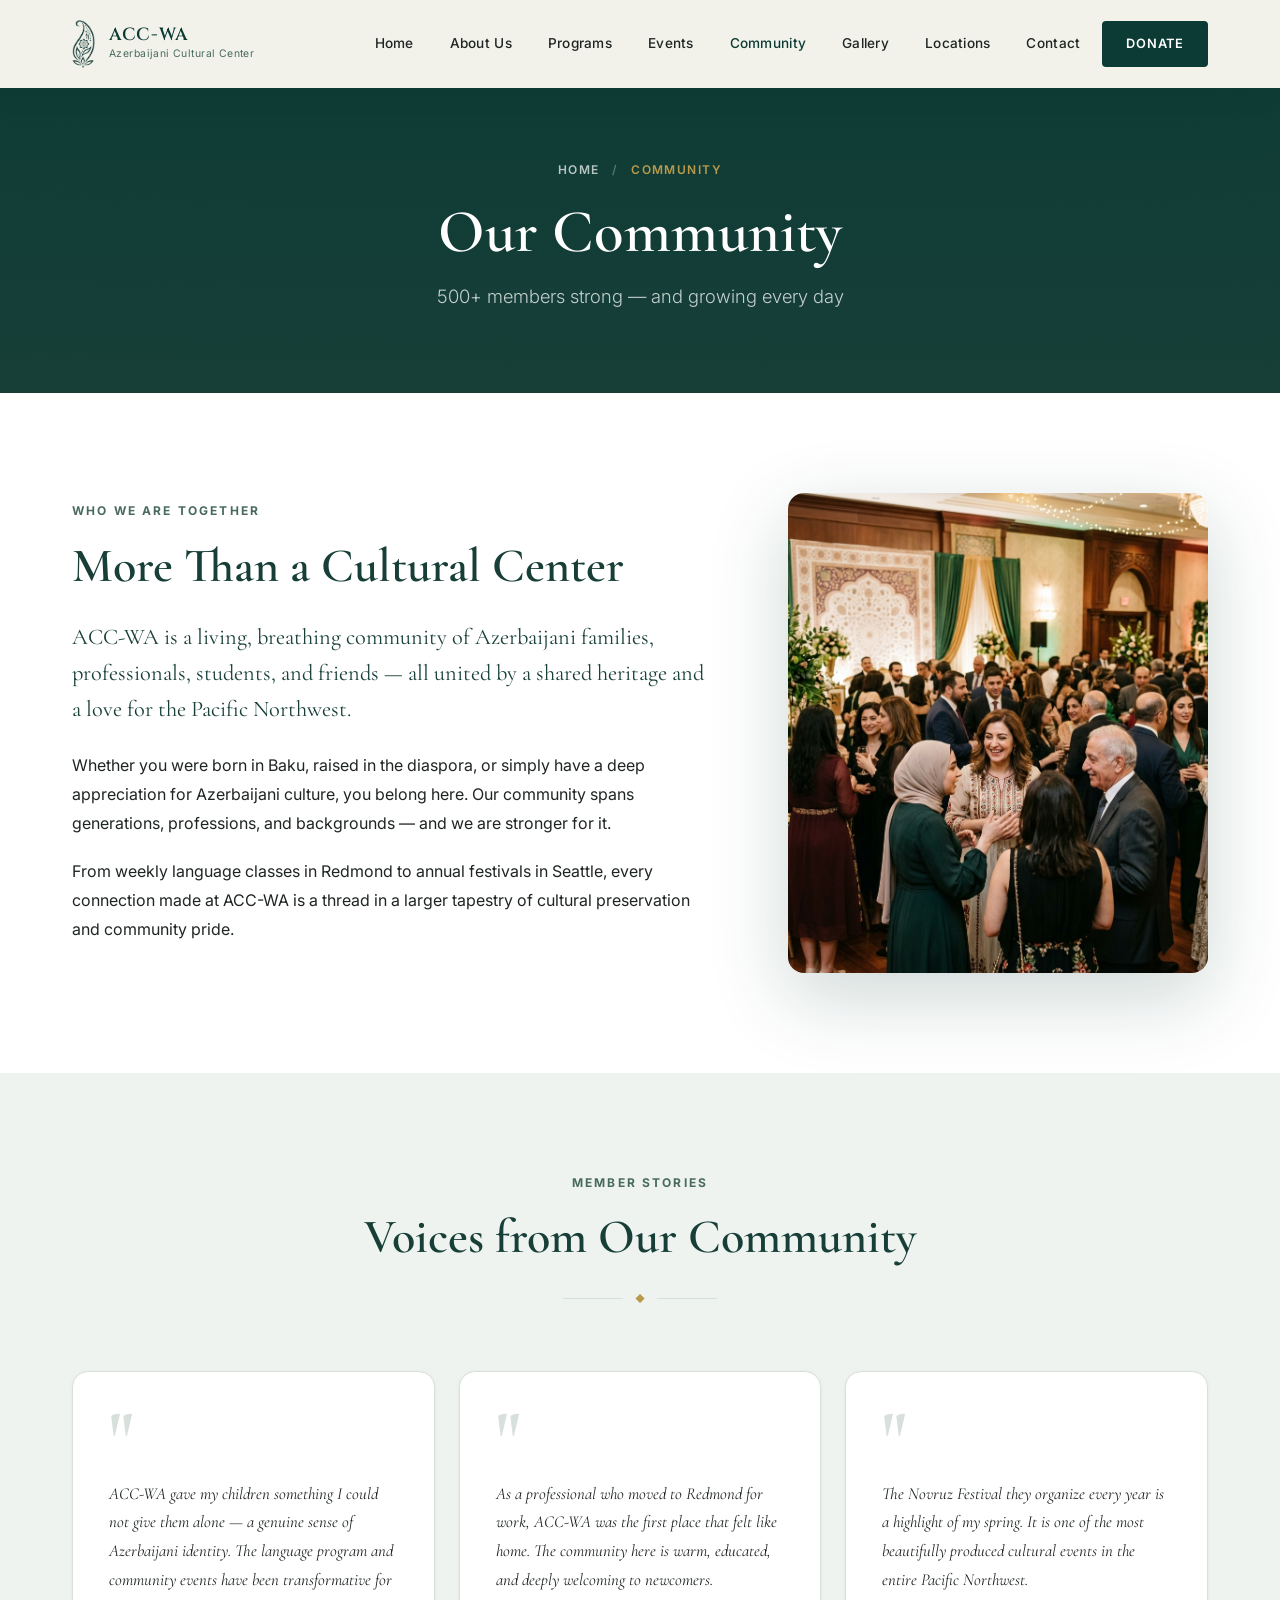
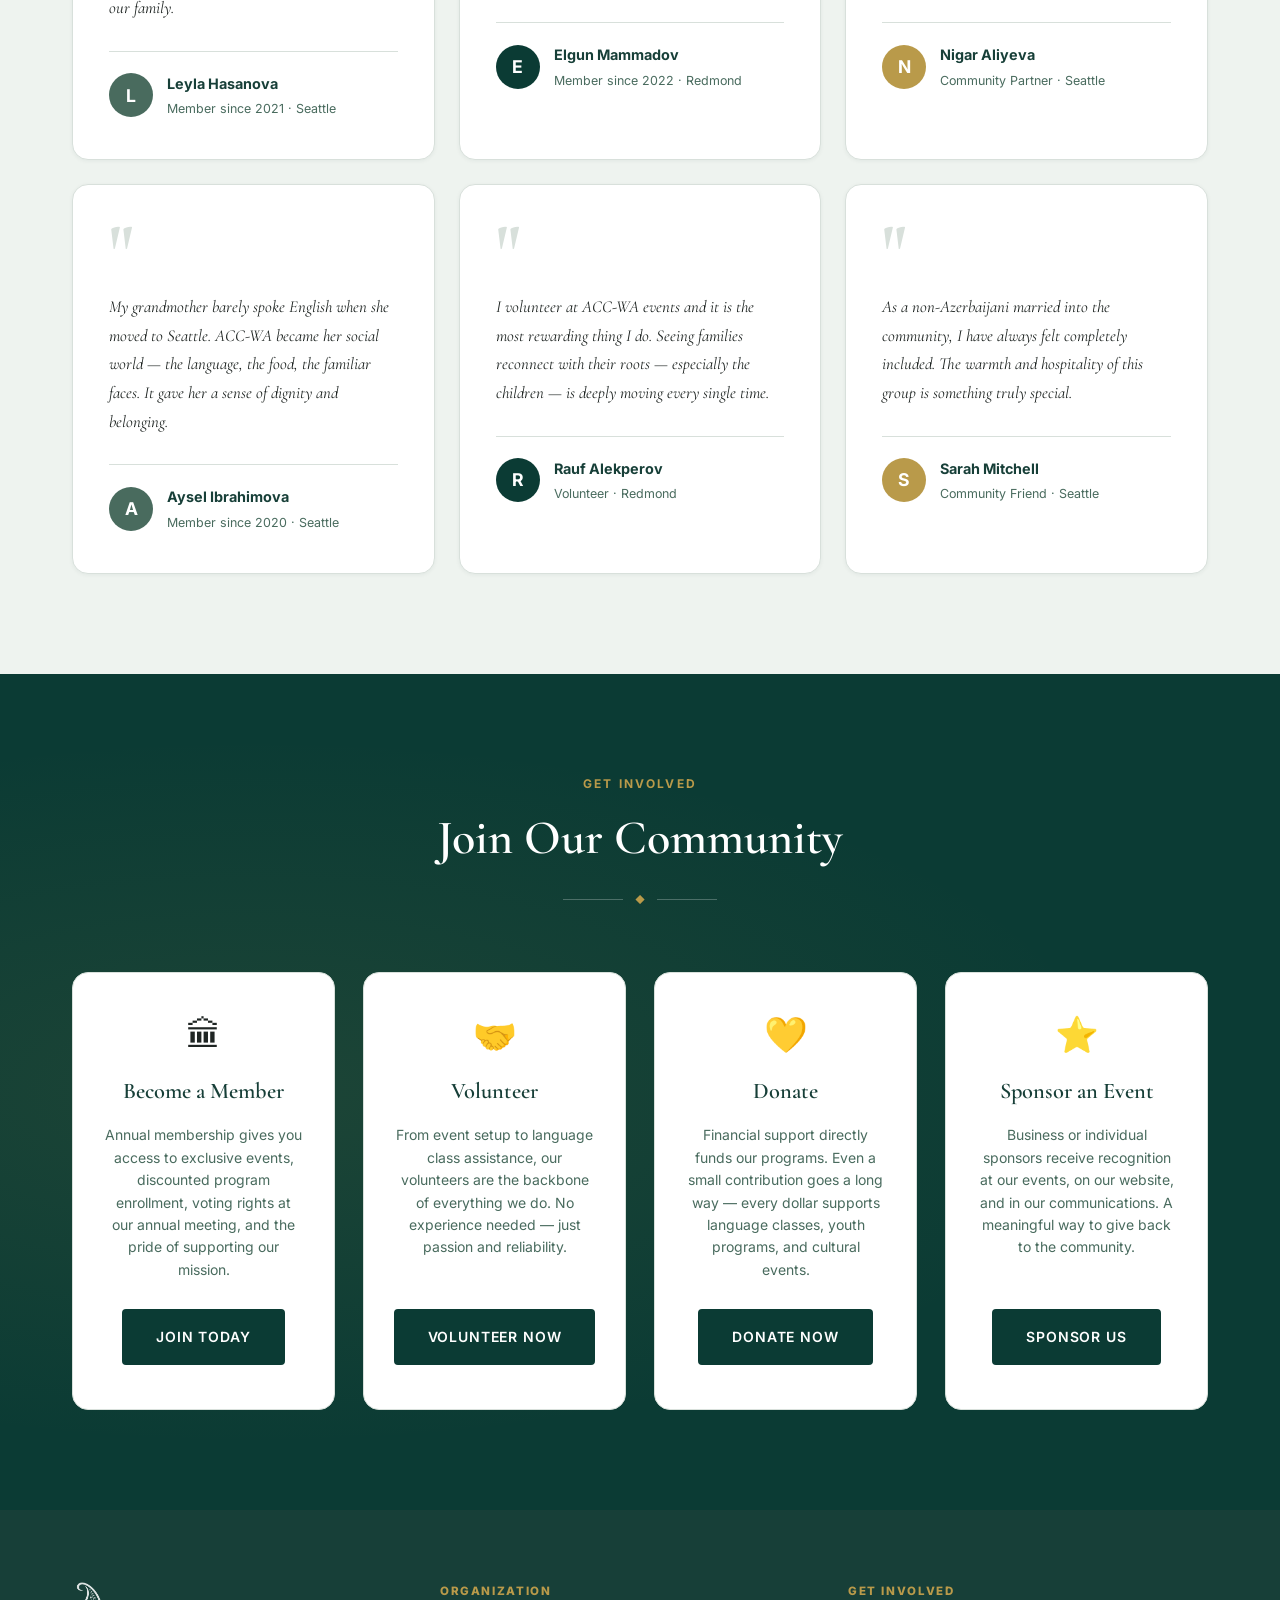
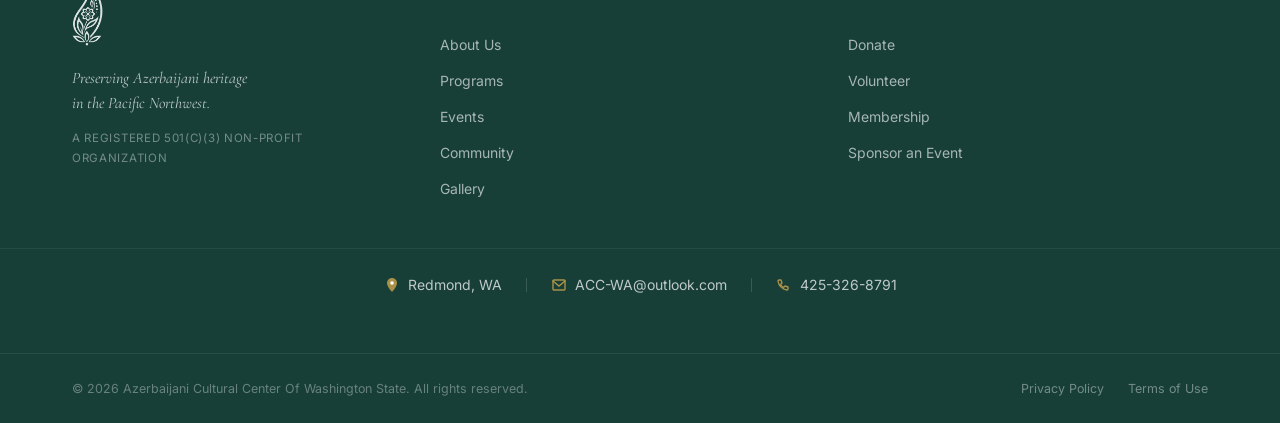
<file: community.html>
<!DOCTYPE html>
<html lang="en">
<head>
  <meta charset="UTF-8" />
  <meta name="viewport" content="width=device-width, initial-scale=1.0" />
  <title>Community — ACC-WA</title>
  <meta name="description" content="Join the ACC-WA community — membership, volunteer opportunities, and voices from our members in Seattle and Redmond, WA." />
  <link rel="preconnect" href="https://fonts.googleapis.com" />
  <link rel="preconnect" href="https://fonts.gstatic.com" crossorigin />
  <link href="https://fonts.googleapis.com/css2?family=Cormorant+Garamond:ital,wght@0,300;0,400;0,500;0,600;0,700;1,300;1,400&family=Inter:wght@300;400;500;600;700&family=Cinzel:wght@400;500;600&display=swap" rel="stylesheet" />
  <link rel="stylesheet" href="style.css" />
</head>
<body>

  <header id="navbar" class="navbar scrolled">
    <div class="nav-container">
      <a href="index.html" class="nav-logo">
        <img src="logo.png" alt="ACC-WA Logo" class="nav-logo-img" />
        <div class="nav-logo-text">
          <span class="nav-logo-abbr" style="color:var(--green)">ACC-WA</span>
          <span class="nav-logo-full" style="color:var(--green-mid)">Azerbaijani Cultural Center</span>
        </div>
      </a>
      <nav class="nav-links">
        <a href="index.html"      class="nav-link" style="color:var(--text)">Home</a>
        <a href="about.html"      class="nav-link" style="color:var(--text)">About Us</a>
        <a href="programs.html"   class="nav-link" style="color:var(--text)">Programs</a>
        <a href="events.html"     class="nav-link" style="color:var(--text)">Events</a>
        <a href="community.html"  class="nav-link active" style="color:var(--green);font-weight:700">Community</a>
        <a href="gallery.html"    class="nav-link" style="color:var(--text)">Gallery</a>
        <a href="index.html#locations" class="nav-link" style="color:var(--text)">Locations</a>
        <a href="index.html#contact"   class="nav-link" style="color:var(--text)">Contact</a>
        <a href="index.html#donate"    class="btn btn-primary btn-sm">Donate</a>
      </nav>
      <button class="nav-hamburger" id="nav-hamburger" aria-label="Open menu" aria-expanded="false">
        <span style="background:var(--green)"></span>
        <span style="background:var(--green)"></span>
        <span style="background:var(--green)"></span>
      </button>
    </div>
    <div class="nav-mobile-menu" id="nav-mobile-menu">
      <a href="index.html"     class="nav-mobile-link">Home</a>
      <a href="about.html"     class="nav-mobile-link">About Us</a>
      <a href="programs.html"  class="nav-mobile-link">Programs</a>
      <a href="events.html"    class="nav-mobile-link">Events</a>
      <a href="community.html" class="nav-mobile-link" style="color:var(--green);font-weight:700">Community</a>
      <a href="gallery.html"   class="nav-mobile-link">Gallery</a>
      <a href="index.html#locations" class="nav-mobile-link">Locations</a>
      <a href="index.html#contact"   class="nav-mobile-link">Contact</a>
      <a href="index.html#donate"    class="btn btn-primary">Donate Now</a>
    </div>
  </header>

  <div class="page-hero">
    <div class="page-hero-overlay"></div>
    <div class="page-hero-content">
      <div class="page-breadcrumb"><a href="index.html">Home</a> <span>/</span> Community</div>
      <h1 class="page-hero-title">Our Community</h1>
      <p class="page-hero-sub">500+ members strong — and growing every day</p>
    </div>
  </div>

  <main>
    <!-- COMMUNITY PHOTO + INTRO -->
    <section class="section about-section">
      <div class="container">
        <div class="about-grid">
          <div class="about-text fade-up">
            <div class="section-eyebrow">Who We Are Together</div>
            <h2 class="section-title" style="text-align:left;margin-bottom:24px">More Than a Cultural Center</h2>
            <p class="about-lead">ACC-WA is a living, breathing community of Azerbaijani families, professionals, students, and friends — all united by a shared heritage and a love for the Pacific Northwest.</p>
            <p class="about-body">Whether you were born in Baku, raised in the diaspora, or simply have a deep appreciation for Azerbaijani culture, you belong here. Our community spans generations, professions, and backgrounds — and we are stronger for it.</p>
            <p class="about-body">From weekly language classes in Redmond to annual festivals in Seattle, every connection made at ACC-WA is a thread in a larger tapestry of cultural preservation and community pride.</p>
          </div>
          <div class="about-visual fade-up">
            <div class="about-img-frame">
              <img src="community_photo.png" alt="ACC-WA community event" class="about-img" />
            </div>
          </div>
        </div>
      </div>
    </section>

    <!-- TESTIMONIALS -->
    <section class="section community-section">
      <div class="container">
        <div class="section-header">
          <div class="section-eyebrow">Member Stories</div>
          <h2 class="section-title">Voices from Our Community</h2>
          <div class="section-rule"><span class="rule-line"></span><span class="rule-diamond">◆</span><span class="rule-line"></span></div>
        </div>
        <div class="testimonials-grid">
          <div class="testimonial-card fade-up" id="test-1">
            <div class="testimonial-quote">"</div>
            <p class="testimonial-text">ACC-WA gave my children something I could not give them alone — a genuine sense of Azerbaijani identity. The language program and community events have been transformative for our family.</p>
            <div class="testimonial-author">
              <div class="testimonial-avatar" style="background:#496B5E">L</div>
              <div><div class="testimonial-name">Leyla Hasanova</div><div class="testimonial-role">Member since 2021 · Seattle</div></div>
            </div>
          </div>
          <div class="testimonial-card fade-up" id="test-2">
            <div class="testimonial-quote">"</div>
            <p class="testimonial-text">As a professional who moved to Redmond for work, ACC-WA was the first place that felt like home. The community here is warm, educated, and deeply welcoming to newcomers.</p>
            <div class="testimonial-author">
              <div class="testimonial-avatar" style="background:#0B3B34">E</div>
              <div><div class="testimonial-name">Elgun Mammadov</div><div class="testimonial-role">Member since 2022 · Redmond</div></div>
            </div>
          </div>
          <div class="testimonial-card fade-up" id="test-3">
            <div class="testimonial-quote">"</div>
            <p class="testimonial-text">The Novruz Festival they organize every year is a highlight of my spring. It is one of the most beautifully produced cultural events in the entire Pacific Northwest.</p>
            <div class="testimonial-author">
              <div class="testimonial-avatar" style="background:#B99A4A">N</div>
              <div><div class="testimonial-name">Nigar Aliyeva</div><div class="testimonial-role">Community Partner · Seattle</div></div>
            </div>
          </div>
          <div class="testimonial-card fade-up" id="test-4">
            <div class="testimonial-quote">"</div>
            <p class="testimonial-text">My grandmother barely spoke English when she moved to Seattle. ACC-WA became her social world — the language, the food, the familiar faces. It gave her a sense of dignity and belonging.</p>
            <div class="testimonial-author">
              <div class="testimonial-avatar" style="background:#496B5E">A</div>
              <div><div class="testimonial-name">Aysel Ibrahimova</div><div class="testimonial-role">Member since 2020 · Seattle</div></div>
            </div>
          </div>
          <div class="testimonial-card fade-up" id="test-5">
            <div class="testimonial-quote">"</div>
            <p class="testimonial-text">I volunteer at ACC-WA events and it is the most rewarding thing I do. Seeing families reconnect with their roots — especially the children — is deeply moving every single time.</p>
            <div class="testimonial-author">
              <div class="testimonial-avatar" style="background:#0B3B34">R</div>
              <div><div class="testimonial-name">Rauf Alekperov</div><div class="testimonial-role">Volunteer · Redmond</div></div>
            </div>
          </div>
          <div class="testimonial-card fade-up" id="test-6">
            <div class="testimonial-quote">"</div>
            <p class="testimonial-text">As a non-Azerbaijani married into the community, I have always felt completely included. The warmth and hospitality of this group is something truly special.</p>
            <div class="testimonial-author">
              <div class="testimonial-avatar" style="background:#B99A4A">S</div>
              <div><div class="testimonial-name">Sarah Mitchell</div><div class="testimonial-role">Community Friend · Seattle</div></div>
            </div>
          </div>
        </div>
      </div>
    </section>

    <!-- HOW TO JOIN -->
    <section class="section" style="background:var(--green);position:relative;overflow:hidden">
      <div style="position:absolute;inset:0;background:radial-gradient(ellipse at 20% 50%,rgba(185,154,74,.1) 0%,transparent 60%)"></div>
      <div class="container" style="position:relative">
        <div class="section-header section-header-light">
          <div class="section-eyebrow section-eyebrow-gold">Get Involved</div>
          <h2 class="section-title section-title-light">Join Our Community</h2>
          <div class="section-rule section-rule-light"><span class="rule-line"></span><span class="rule-diamond">◆</span><span class="rule-line"></span></div>
        </div>
        <div class="join-cards">
          <div class="join-card fade-up" id="join-member">
            <div class="join-card-icon">🏛</div>
            <h3 class="join-card-title">Become a Member</h3>
            <p class="join-card-desc">Annual membership gives you access to exclusive events, discounted program enrollment, voting rights at our annual meeting, and the pride of supporting our mission.</p>
            <a href="index.html#contact" class="btn btn-primary" style="margin-top:auto">Join Today</a>
          </div>
          <div class="join-card fade-up" id="join-volunteer">
            <div class="join-card-icon">🤝</div>
            <h3 class="join-card-title">Volunteer</h3>
            <p class="join-card-desc">From event setup to language class assistance, our volunteers are the backbone of everything we do. No experience needed — just passion and reliability.</p>
            <a href="index.html#contact" class="btn btn-primary" style="margin-top:auto">Volunteer Now</a>
          </div>
          <div class="join-card fade-up" id="join-donate">
            <div class="join-card-icon">💛</div>
            <h3 class="join-card-title">Donate</h3>
            <p class="join-card-desc">Financial support directly funds our programs. Even a small contribution goes a long way — every dollar supports language classes, youth programs, and cultural events.</p>
            <a href="index.html#donate" class="btn btn-primary" style="margin-top:auto">Donate Now</a>
          </div>
          <div class="join-card fade-up" id="join-sponsor">
            <div class="join-card-icon">⭐</div>
            <h3 class="join-card-title">Sponsor an Event</h3>
            <p class="join-card-desc">Business or individual sponsors receive recognition at our events, on our website, and in our communications. A meaningful way to give back to the community.</p>
            <a href="index.html#contact" class="btn btn-primary" style="margin-top:auto">Sponsor Us</a>
          </div>
        </div>
      </div>
    </section>
  </main>

  <footer class="footer">
    <div class="footer-top">
      <div class="container footer-top-inner">
        <div class="footer-brand">
          <img src="logo.png" alt="ACC-WA" class="footer-logo" />
          <p class="footer-tagline">Preserving Azerbaijani heritage<br/>in the Pacific Northwest.</p>
          <p class="footer-nonprofit">A registered 501(c)(3) non-profit organization</p>
        </div>
        <div class="footer-cols-wrap">
          <div class="footer-links-col">
            <div class="footer-col-title">Organization</div>
            <a href="about.html"     class="footer-link">About Us</a>
            <a href="programs.html"  class="footer-link">Programs</a>
            <a href="events.html"    class="footer-link">Events</a>
            <a href="community.html" class="footer-link">Community</a>
            <a href="gallery.html"   class="footer-link">Gallery</a>
          </div>
          <div class="footer-links-col">
            <div class="footer-col-title">Get Involved</div>
            <a href="index.html#donate"  class="footer-link">Donate</a>
            <a href="index.html#contact" class="footer-link">Volunteer</a>
            <a href="index.html#contact" class="footer-link">Membership</a>
            <a href="index.html#contact" class="footer-link">Sponsor an Event</a>
          </div>
        </div>
      </div>
      <!-- Location bar -->
      <div class="footer-location-bar">
        <div class="container footer-location-inner">
          <div class="footer-location-item">
            <svg width="16" height="16" viewBox="0 0 16 16" fill="none"><path d="M8 1C5.24 1 3 3.24 3 6c0 3.75 5 9 5 9s5-5.25 5-9c0-2.76-2.24-5-5-5z" fill="rgba(185,154,74,0.9)"/><circle cx="8" cy="6" r="1.8" fill="white"/></svg>
            Redmond, WA
          </div>
          <div class="footer-location-divider"></div>
          <div class="footer-location-item">
            <svg width="16" height="16" viewBox="0 0 16 16" fill="none"><path d="M2 4a1 1 0 0 1 1-1h10a1 1 0 0 1 1 1v8a1 1 0 0 1-1 1H3a1 1 0 0 1-1-1V4z" stroke="rgba(185,154,74,0.9)" stroke-width="1.4"/><path d="M2 4l6 5 6-5" stroke="rgba(185,154,74,0.9)" stroke-width="1.4" stroke-linecap="round"/></svg>
            <a href="mailto:ACC-WA@outlook.com" class="footer-location-link">ACC-WA@outlook.com</a>
          </div>
          <div class="footer-location-divider"></div>
          <div class="footer-location-item">
            <svg width="16" height="16" viewBox="0 0 16 16" fill="none"><path d="M3 3h2l1 3-1.5 1.5a9 9 0 0 0 3 3L9 9l3 1v2a1 1 0 0 1-1 1A11 11 0 0 1 2 4a1 1 0 0 1 1-1z" stroke="rgba(185,154,74,0.9)" stroke-width="1.4" stroke-linejoin="round"/></svg>
            <a href="tel:+14253268791" class="footer-location-link">425-326-8791</a>
          </div>
        </div>
      </div>
    </div>
    <div class="footer-bottom">
      <div class="container footer-bottom-inner">
        <span>© 2026 Azerbaijani Cultural Center Of Washington State. All rights reserved.</span>
        <div class="footer-bottom-links">
          <a href="#" class="footer-bottom-link">Privacy Policy</a>
          <a href="#" class="footer-bottom-link">Terms of Use</a>
        </div>
      </div>
    </div>
  </footer>
  <script src="main.js"></script>
</body>
</html>
</file>
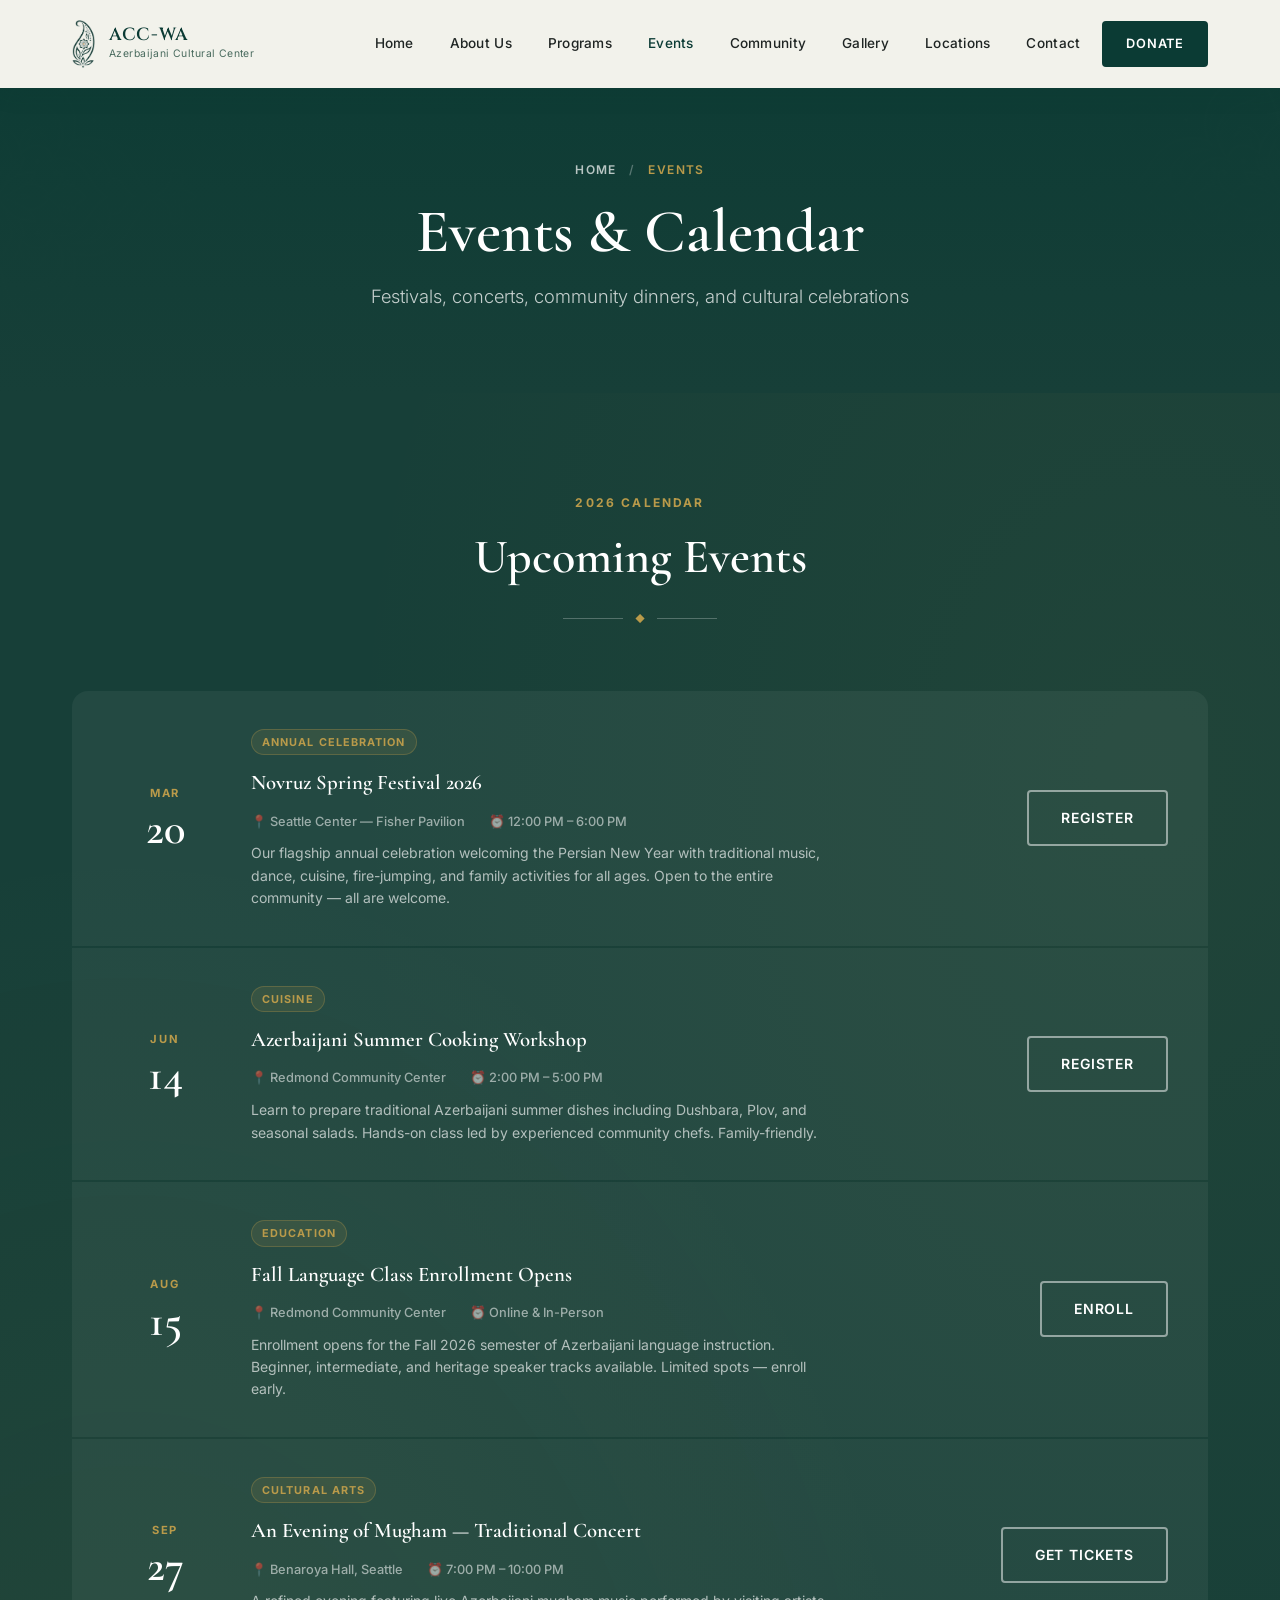
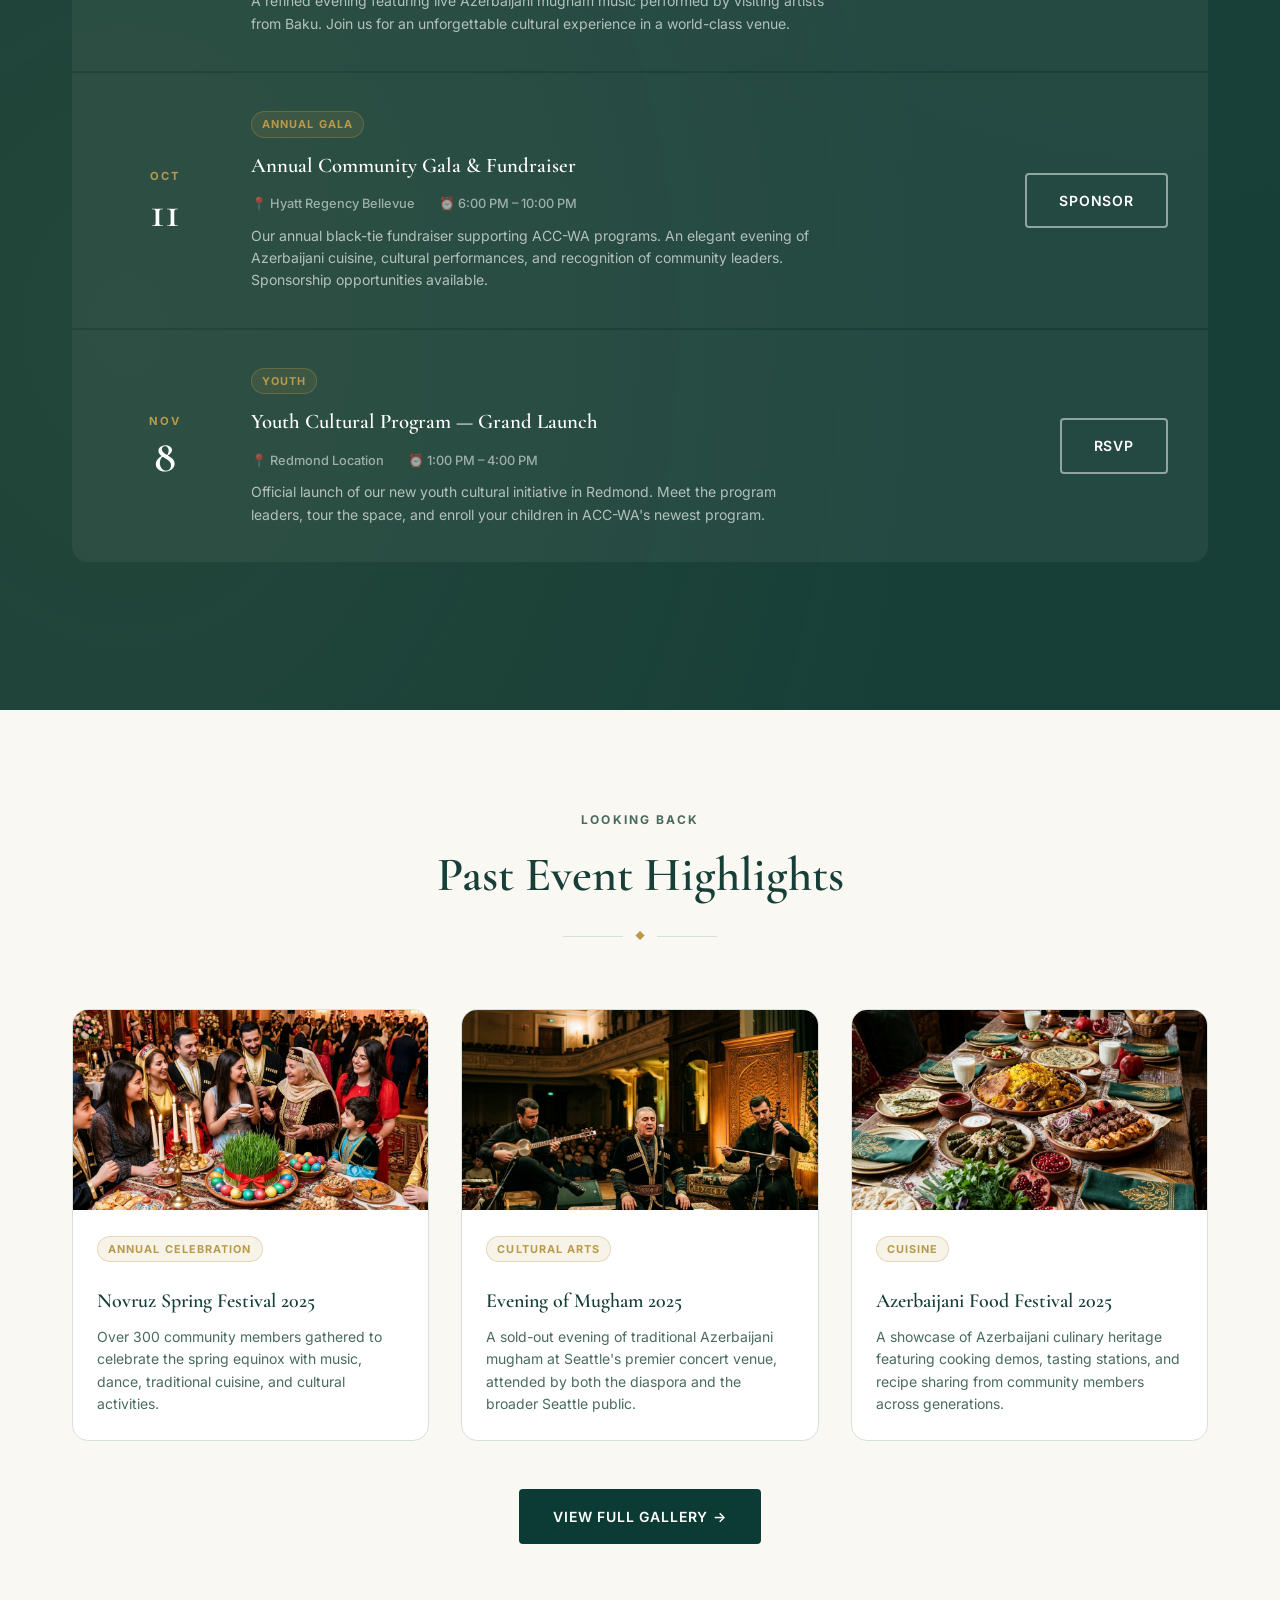
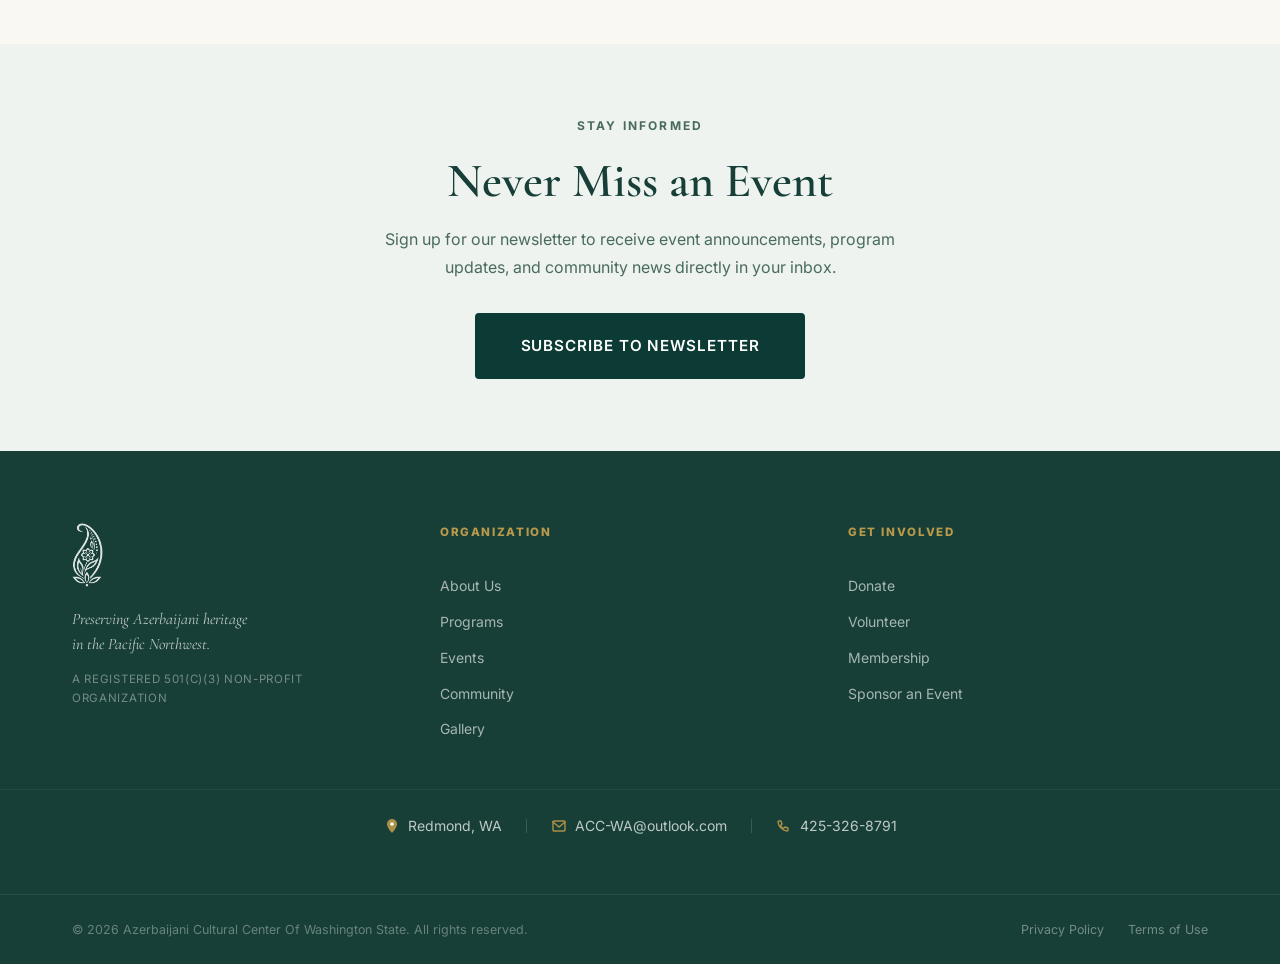
<file: events.html>
<!DOCTYPE html>
<html lang="en">
<head>
  <meta charset="UTF-8" />
  <meta name="viewport" content="width=device-width, initial-scale=1.0" />
  <title>Events — ACC-WA</title>
  <meta name="description" content="Upcoming ACC-WA events: Novruz Festival, mugham concerts, community dinners, language class enrollment and more in Seattle and Redmond, WA." />
  <link rel="preconnect" href="https://fonts.googleapis.com" />
  <link rel="preconnect" href="https://fonts.gstatic.com" crossorigin />
  <link href="https://fonts.googleapis.com/css2?family=Cormorant+Garamond:ital,wght@0,300;0,400;0,500;0,600;0,700;1,300;1,400&family=Inter:wght@300;400;500;600;700&family=Cinzel:wght@400;500;600&display=swap" rel="stylesheet" />
  <link rel="stylesheet" href="style.css" />
</head>
<body>

  <header id="navbar" class="navbar scrolled">
    <div class="nav-container">
      <a href="index.html" class="nav-logo">
        <img src="logo.png" alt="ACC-WA Logo" class="nav-logo-img" />
        <div class="nav-logo-text">
          <span class="nav-logo-abbr" style="color:var(--green)">ACC-WA</span>
          <span class="nav-logo-full" style="color:var(--green-mid)">Azerbaijani Cultural Center</span>
        </div>
      </a>
      <nav class="nav-links">
        <a href="index.html"      class="nav-link" style="color:var(--text)">Home</a>
        <a href="about.html"      class="nav-link" style="color:var(--text)">About Us</a>
        <a href="programs.html"   class="nav-link" style="color:var(--text)">Programs</a>
        <a href="events.html"     class="nav-link active" style="color:var(--green);font-weight:700">Events</a>
        <a href="community.html"  class="nav-link" style="color:var(--text)">Community</a>
        <a href="gallery.html"    class="nav-link" style="color:var(--text)">Gallery</a>
        <a href="index.html#locations" class="nav-link" style="color:var(--text)">Locations</a>
        <a href="index.html#contact"   class="nav-link" style="color:var(--text)">Contact</a>
        <a href="index.html#donate"    class="btn btn-primary btn-sm">Donate</a>
      </nav>
      <button class="nav-hamburger" id="nav-hamburger" aria-label="Open menu" aria-expanded="false">
        <span style="background:var(--green)"></span>
        <span style="background:var(--green)"></span>
        <span style="background:var(--green)"></span>
      </button>
    </div>
    <div class="nav-mobile-menu" id="nav-mobile-menu">
      <a href="index.html"     class="nav-mobile-link">Home</a>
      <a href="about.html"     class="nav-mobile-link">About Us</a>
      <a href="programs.html"  class="nav-mobile-link">Programs</a>
      <a href="events.html"    class="nav-mobile-link" style="color:var(--green);font-weight:700">Events</a>
      <a href="community.html" class="nav-mobile-link">Community</a>
      <a href="gallery.html"   class="nav-mobile-link">Gallery</a>
      <a href="index.html#locations" class="nav-mobile-link">Locations</a>
      <a href="index.html#contact"   class="nav-mobile-link">Contact</a>
      <a href="index.html#donate"    class="btn btn-primary">Donate Now</a>
    </div>
  </header>

  <div class="page-hero">
    <div class="page-hero-overlay"></div>
    <div class="page-hero-content">
      <div class="page-breadcrumb"><a href="index.html">Home</a> <span>/</span> Events</div>
      <h1 class="page-hero-title">Events &amp; Calendar</h1>
      <p class="page-hero-sub">Festivals, concerts, community dinners, and cultural celebrations</p>
    </div>
  </div>

  <main>
    <!-- UPCOMING EVENTS -->
    <section class="events-section" style="padding:100px 0">
      <div class="events-bg"></div>
      <div class="container">
        <div class="section-header section-header-light">
          <div class="section-eyebrow section-eyebrow-gold">2026 Calendar</div>
          <h2 class="section-title section-title-light">Upcoming Events</h2>
          <div class="section-rule section-rule-light"><span class="rule-line"></span><span class="rule-diamond">◆</span><span class="rule-line"></span></div>
        </div>
        <div class="events-list">
          <div class="event-card fade-up" id="event-novruz">
            <div class="event-date-block"><div class="event-month">MAR</div><div class="event-day">20</div></div>
            <div class="event-info">
              <div class="event-tag">Annual Celebration</div>
              <h3 class="event-title">Novruz Spring Festival 2026</h3>
              <p class="event-meta"><span>📍 Seattle Center — Fisher Pavilion</span><span>⏰ 12:00 PM – 6:00 PM</span></p>
              <p class="event-desc">Our flagship annual celebration welcoming the Persian New Year with traditional music, dance, cuisine, fire-jumping, and family activities for all ages. Open to the entire community — all are welcome.</p>
            </div>
            <a href="index.html#contact" class="event-register btn btn-secondary-dark">Register</a>
          </div>
          <div class="event-card fade-up" id="event-cooking">
            <div class="event-date-block"><div class="event-month">JUN</div><div class="event-day">14</div></div>
            <div class="event-info">
              <div class="event-tag">Cuisine</div>
              <h3 class="event-title">Azerbaijani Summer Cooking Workshop</h3>
              <p class="event-meta"><span>📍 Redmond Community Center</span><span>⏰ 2:00 PM – 5:00 PM</span></p>
              <p class="event-desc">Learn to prepare traditional Azerbaijani summer dishes including Dushbara, Plov, and seasonal salads. Hands-on class led by experienced community chefs. Family-friendly.</p>
            </div>
            <a href="index.html#contact" class="event-register btn btn-secondary-dark">Register</a>
          </div>
          <div class="event-card fade-up" id="event-language">
            <div class="event-date-block"><div class="event-month">AUG</div><div class="event-day">15</div></div>
            <div class="event-info">
              <div class="event-tag">Education</div>
              <h3 class="event-title">Fall Language Class Enrollment Opens</h3>
              <p class="event-meta"><span>📍 Redmond Community Center</span><span>⏰ Online &amp; In-Person</span></p>
              <p class="event-desc">Enrollment opens for the Fall 2026 semester of Azerbaijani language instruction. Beginner, intermediate, and heritage speaker tracks available. Limited spots — enroll early.</p>
            </div>
            <a href="index.html#contact" class="event-register btn btn-secondary-dark">Enroll</a>
          </div>
          <div class="event-card fade-up" id="event-mugham">
            <div class="event-date-block"><div class="event-month">SEP</div><div class="event-day">27</div></div>
            <div class="event-info">
              <div class="event-tag">Cultural Arts</div>
              <h3 class="event-title">An Evening of Mugham — Traditional Concert</h3>
              <p class="event-meta"><span>📍 Benaroya Hall, Seattle</span><span>⏰ 7:00 PM – 10:00 PM</span></p>
              <p class="event-desc">A refined evening featuring live Azerbaijani mugham music performed by visiting artists from Baku. Join us for an unforgettable cultural experience in a world-class venue.</p>
            </div>
            <a href="index.html#contact" class="event-register btn btn-secondary-dark">Get Tickets</a>
          </div>
          <div class="event-card fade-up" id="event-gala">
            <div class="event-date-block"><div class="event-month">OCT</div><div class="event-day">11</div></div>
            <div class="event-info">
              <div class="event-tag">Annual Gala</div>
              <h3 class="event-title">Annual Community Gala &amp; Fundraiser</h3>
              <p class="event-meta"><span>📍 Hyatt Regency Bellevue</span><span>⏰ 6:00 PM – 10:00 PM</span></p>
              <p class="event-desc">Our annual black-tie fundraiser supporting ACC-WA programs. An elegant evening of Azerbaijani cuisine, cultural performances, and recognition of community leaders. Sponsorship opportunities available.</p>
            </div>
            <a href="index.html#donate" class="event-register btn btn-secondary-dark">Sponsor</a>
          </div>
          <div class="event-card fade-up" id="event-youth-launch">
            <div class="event-date-block"><div class="event-month">NOV</div><div class="event-day">8</div></div>
            <div class="event-info">
              <div class="event-tag">Youth</div>
              <h3 class="event-title">Youth Cultural Program — Grand Launch</h3>
              <p class="event-meta"><span>📍 Redmond Location</span><span>⏰ 1:00 PM – 4:00 PM</span></p>
              <p class="event-desc">Official launch of our new youth cultural initiative in Redmond. Meet the program leaders, tour the space, and enroll your children in ACC-WA's newest program.</p>
            </div>
            <a href="index.html#contact" class="event-register btn btn-secondary-dark">RSVP</a>
          </div>
        </div>
      </div>
    </section>

    <!-- PAST HIGHLIGHTS -->
    <section class="section" style="background:var(--ivory)">
      <div class="container">
        <div class="section-header">
          <div class="section-eyebrow">Looking Back</div>
          <h2 class="section-title">Past Event Highlights</h2>
          <div class="section-rule"><span class="rule-line"></span><span class="rule-diamond">◆</span><span class="rule-line"></span></div>
        </div>
        <div class="past-events-grid">
          <div class="past-event-card fade-up">
            <img src="gallery_novruz.png" alt="Novruz Festival" class="past-event-img" />
            <div class="past-event-info">
              <div class="event-tag">Annual Celebration</div>
              <h4 class="past-event-title">Novruz Spring Festival 2025</h4>
              <p class="past-event-desc">Over 300 community members gathered to celebrate the spring equinox with music, dance, traditional cuisine, and cultural activities.</p>
            </div>
          </div>
          <div class="past-event-card fade-up">
            <img src="gallery_music.png" alt="Mugham Concert" class="past-event-img" />
            <div class="past-event-info">
              <div class="event-tag">Cultural Arts</div>
              <h4 class="past-event-title">Evening of Mugham 2025</h4>
              <p class="past-event-desc">A sold-out evening of traditional Azerbaijani mugham at Seattle's premier concert venue, attended by both the diaspora and the broader Seattle public.</p>
            </div>
          </div>
          <div class="past-event-card fade-up">
            <img src="gallery_food.png" alt="Cuisine Event" class="past-event-img" />
            <div class="past-event-info">
              <div class="event-tag">Cuisine</div>
              <h4 class="past-event-title">Azerbaijani Food Festival 2025</h4>
              <p class="past-event-desc">A showcase of Azerbaijani culinary heritage featuring cooking demos, tasting stations, and recipe sharing from community members across generations.</p>
            </div>
          </div>
        </div>
        <div style="text-align:center;margin-top:48px">
          <a href="gallery.html" class="btn btn-primary">View Full Gallery →</a>
        </div>
      </div>
    </section>

    <!-- NEWSLETTER CTA -->
    <section class="section" style="background:var(--sage);padding:72px 0">
      <div class="container" style="text-align:center">
        <div class="section-eyebrow">Stay Informed</div>
        <h2 class="section-title" style="margin-bottom:16px">Never Miss an Event</h2>
        <p style="color:var(--green-mid);max-width:520px;margin:0 auto 32px">Sign up for our newsletter to receive event announcements, program updates, and community news directly in your inbox.</p>
        <a href="index.html#contact" class="btn btn-primary btn-lg">Subscribe to Newsletter</a>
      </div>
    </section>
  </main>

  <footer class="footer">
    <div class="footer-top">
      <div class="container footer-top-inner">
        <div class="footer-brand">
          <img src="logo.png" alt="ACC-WA" class="footer-logo" />
          <p class="footer-tagline">Preserving Azerbaijani heritage<br/>in the Pacific Northwest.</p>
          <p class="footer-nonprofit">A registered 501(c)(3) non-profit organization</p>
        </div>
        <div class="footer-cols-wrap">
          <div class="footer-links-col">
            <div class="footer-col-title">Organization</div>
            <a href="about.html"     class="footer-link">About Us</a>
            <a href="programs.html"  class="footer-link">Programs</a>
            <a href="events.html"    class="footer-link">Events</a>
            <a href="community.html" class="footer-link">Community</a>
            <a href="gallery.html"   class="footer-link">Gallery</a>
          </div>
          <div class="footer-links-col">
            <div class="footer-col-title">Get Involved</div>
            <a href="index.html#donate"  class="footer-link">Donate</a>
            <a href="index.html#contact" class="footer-link">Volunteer</a>
            <a href="index.html#contact" class="footer-link">Membership</a>
            <a href="index.html#contact" class="footer-link">Sponsor an Event</a>
          </div>
        </div>
      </div>
      <!-- Location bar -->
      <div class="footer-location-bar">
        <div class="container footer-location-inner">
          <div class="footer-location-item">
            <svg width="16" height="16" viewBox="0 0 16 16" fill="none"><path d="M8 1C5.24 1 3 3.24 3 6c0 3.75 5 9 5 9s5-5.25 5-9c0-2.76-2.24-5-5-5z" fill="rgba(185,154,74,0.9)"/><circle cx="8" cy="6" r="1.8" fill="white"/></svg>
            Redmond, WA
          </div>
          <div class="footer-location-divider"></div>
          <div class="footer-location-item">
            <svg width="16" height="16" viewBox="0 0 16 16" fill="none"><path d="M2 4a1 1 0 0 1 1-1h10a1 1 0 0 1 1 1v8a1 1 0 0 1-1 1H3a1 1 0 0 1-1-1V4z" stroke="rgba(185,154,74,0.9)" stroke-width="1.4"/><path d="M2 4l6 5 6-5" stroke="rgba(185,154,74,0.9)" stroke-width="1.4" stroke-linecap="round"/></svg>
            <a href="mailto:ACC-WA@outlook.com" class="footer-location-link">ACC-WA@outlook.com</a>
          </div>
          <div class="footer-location-divider"></div>
          <div class="footer-location-item">
            <svg width="16" height="16" viewBox="0 0 16 16" fill="none"><path d="M3 3h2l1 3-1.5 1.5a9 9 0 0 0 3 3L9 9l3 1v2a1 1 0 0 1-1 1A11 11 0 0 1 2 4a1 1 0 0 1 1-1z" stroke="rgba(185,154,74,0.9)" stroke-width="1.4" stroke-linejoin="round"/></svg>
            <a href="tel:+14253268791" class="footer-location-link">425-326-8791</a>
          </div>
        </div>
      </div>
    </div>
    <div class="footer-bottom">
      <div class="container footer-bottom-inner">
        <span>© 2026 Azerbaijani Cultural Center Of Washington State. All rights reserved.</span>
        <div class="footer-bottom-links">
          <a href="#" class="footer-bottom-link">Privacy Policy</a>
          <a href="#" class="footer-bottom-link">Terms of Use</a>
        </div>
      </div>
    </div>
  </footer>
  <script src="main.js"></script>
</body>
</html>
</file>
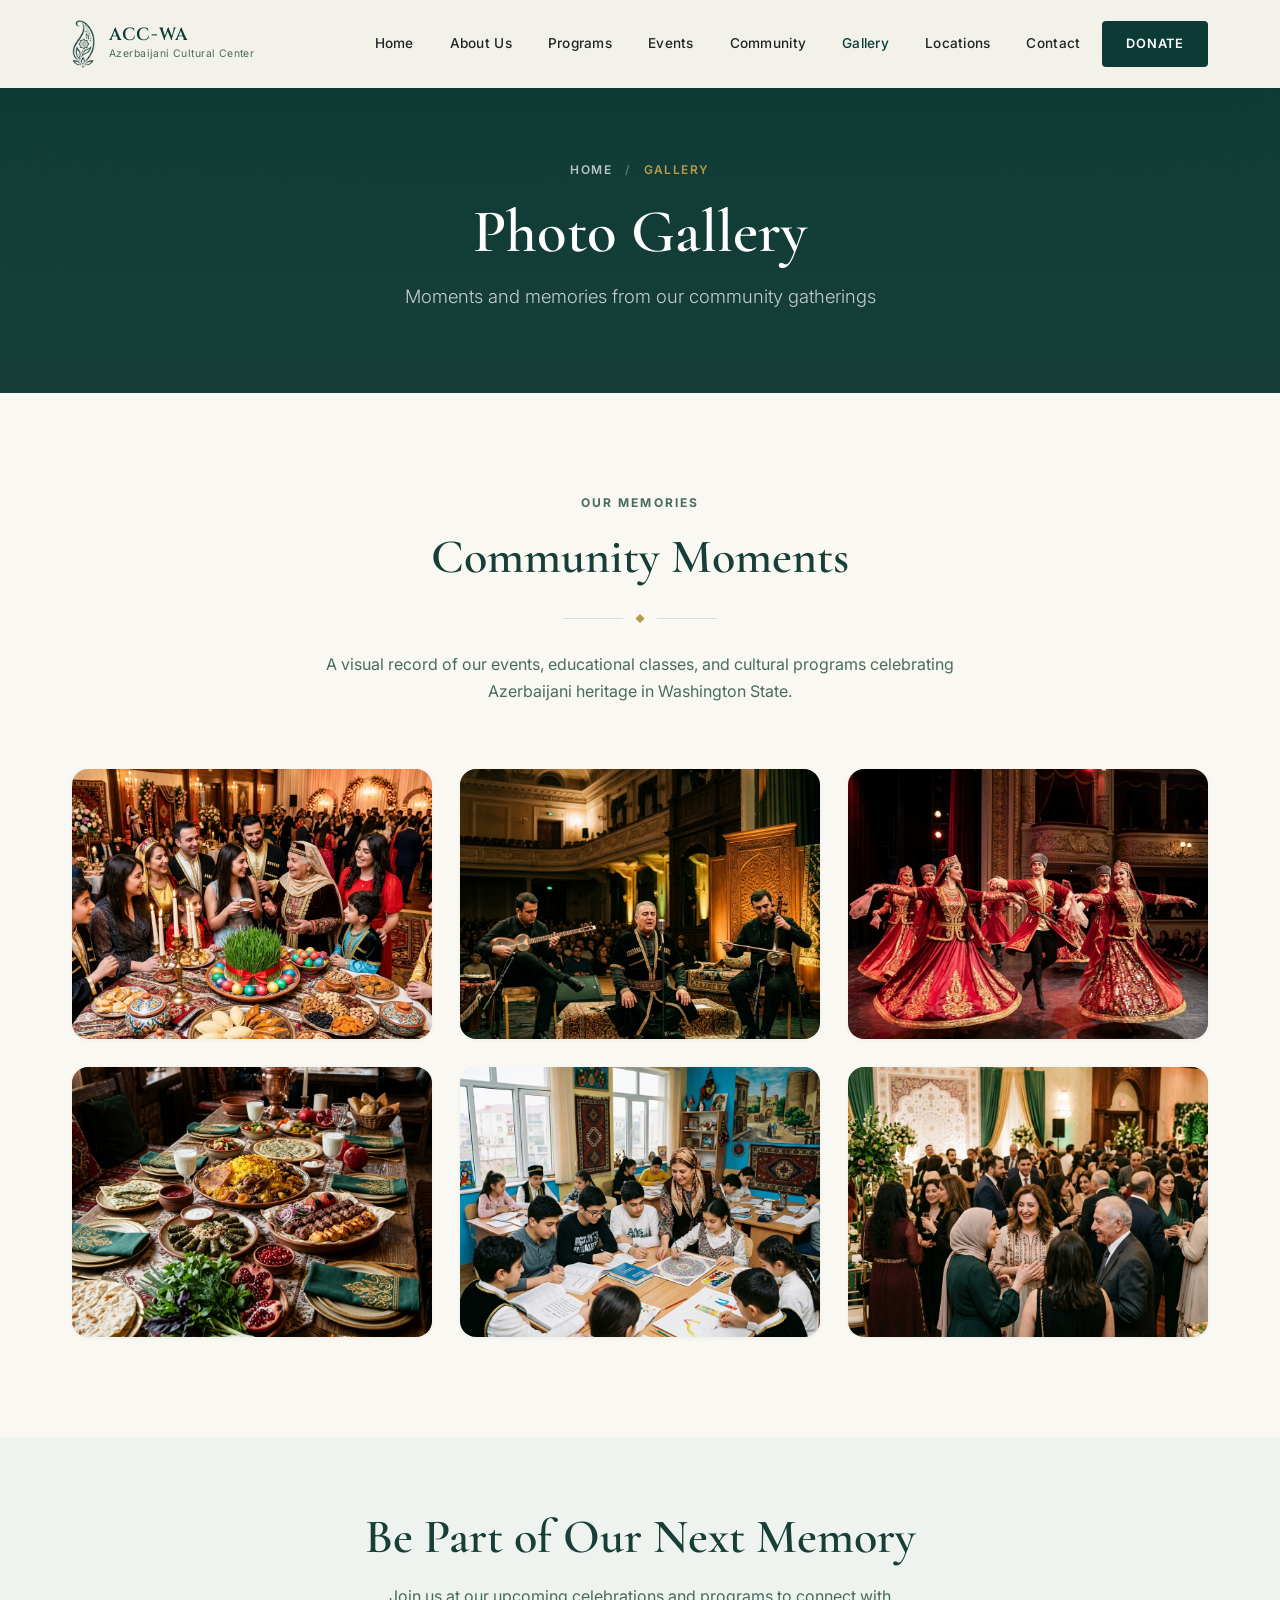
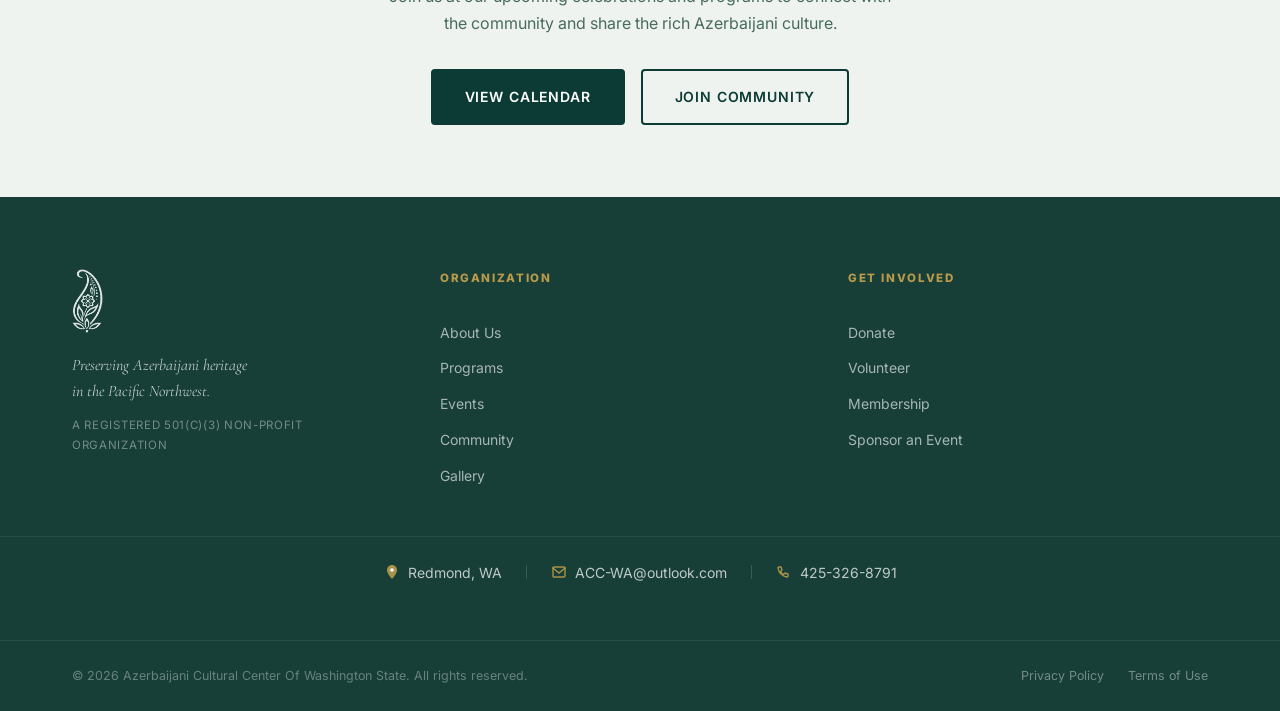
<file: gallery.html>
<!DOCTYPE html>
<html lang="en">
<head>
  <meta charset="UTF-8" />
  <meta name="viewport" content="width=device-width, initial-scale=1.0" />
  <title>Gallery — ACC-WA</title>
  <meta name="description" content="View photos and memories from Azerbaijani Cultural Center Of Washington State events, celebrations, and workshops." />
  <link rel="preconnect" href="https://fonts.googleapis.com" />
  <link rel="preconnect" href="https://fonts.gstatic.com" crossorigin />
  <link href="https://fonts.googleapis.com/css2?family=Cormorant+Garamond:ital,wght@0,300;0,400;0,500;0,600;0,700;1,300;1,400&family=Inter:wght@300;400;500;600;700&family=Cinzel:wght@400;500;600&display=swap" rel="stylesheet" />
  <link rel="stylesheet" href="style.css" />
</head>
<body>

  <header id="navbar" class="navbar scrolled">
    <div class="nav-container">
      <a href="index.html" class="nav-logo">
        <img src="logo.png" alt="ACC-WA Logo" class="nav-logo-img" />
        <div class="nav-logo-text">
          <span class="nav-logo-abbr" style="color:var(--green)">ACC-WA</span>
          <span class="nav-logo-full" style="color:var(--green-mid)">Azerbaijani Cultural Center</span>
        </div>
      </a>
      <nav class="nav-links">
        <a href="index.html"           class="nav-link" style="color:var(--text)">Home</a>
        <a href="about.html"           class="nav-link" style="color:var(--text)">About Us</a>
        <a href="programs.html"        class="nav-link" style="color:var(--text)">Programs</a>
        <a href="events.html"          class="nav-link" style="color:var(--text)">Events</a>
        <a href="community.html"       class="nav-link" style="color:var(--text)">Community</a>
        <a href="gallery.html"         class="nav-link active" style="color:var(--green);font-weight:700">Gallery</a>
        <a href="index.html#locations" class="nav-link" style="color:var(--text)">Locations</a>
        <a href="index.html#contact"   class="nav-link" style="color:var(--text)">Contact</a>
        <a href="index.html#donate"    class="btn btn-primary btn-sm">Donate</a>
      </nav>
      <button class="nav-hamburger" id="nav-hamburger" aria-label="Open menu" aria-expanded="false">
        <span style="background:var(--green)"></span>
        <span style="background:var(--green)"></span>
        <span style="background:var(--green)"></span>
      </button>
    </div>
    <div class="nav-mobile-menu" id="nav-mobile-menu">
      <a href="index.html"           class="nav-mobile-link">Home</a>
      <a href="about.html"           class="nav-mobile-link">About Us</a>
      <a href="programs.html"        class="nav-mobile-link">Programs</a>
      <a href="events.html"          class="nav-mobile-link">Events</a>
      <a href="community.html"       class="nav-mobile-link">Community</a>
      <a href="gallery.html"         class="nav-mobile-link" style="color:var(--green);font-weight:700">Gallery</a>
      <a href="index.html#locations" class="nav-mobile-link">Locations</a>
      <a href="index.html#contact"   class="nav-mobile-link">Contact</a>
      <a href="index.html#donate"    class="btn btn-primary">Donate Now</a>
    </div>
  </header>

  <div class="page-hero">
    <div class="page-hero-overlay"></div>
    <div class="page-hero-content">
      <div class="page-breadcrumb"><a href="index.html">Home</a> <span>/</span> Gallery</div>
      <h1 class="page-hero-title">Photo Gallery</h1>
      <p class="page-hero-sub">Moments and memories from our community gatherings</p>
    </div>
  </div>

  <main>
    <section class="section" style="background:var(--ivory)">
      <div class="container">
        <div class="section-header">
          <div class="section-eyebrow">Our Memories</div>
          <h2 class="section-title">Community Moments</h2>
          <div class="section-rule"><span class="rule-line"></span><span class="rule-diamond">◆</span><span class="rule-line"></span></div>
          <p class="section-desc">A visual record of our events, educational classes, and cultural programs celebrating Azerbaijani heritage in Washington State.</p>
        </div>

        <div class="gallery-grid">
          <div class="gallery-card fade-up">
            <div class="gallery-img-wrap">
              <img src="gallery_novruz.png" alt="Novruz Spring Celebration Table" />
              <div class="gallery-hover-info">
                <span class="gallery-tag">Events</span>
                <h4 class="gallery-img-title">Novruz Celebration</h4>
              </div>
            </div>
          </div>
          <div class="gallery-card fade-up">
            <div class="gallery-img-wrap">
              <img src="gallery_music.png" alt="Azerbaijani traditional mugham performance on stage" />
              <div class="gallery-hover-info">
                <span class="gallery-tag">Cultural Arts</span>
                <h4 class="gallery-img-title">Mugham Performance</h4>
              </div>
            </div>
          </div>
          <div class="gallery-card fade-up">
            <div class="gallery-img-wrap">
              <img src="gallery_dance.png" alt="Azerbaijani folk dancers performing in colorful costumes" />
              <div class="gallery-hover-info">
                <span class="gallery-tag">Cultural Arts</span>
                <h4 class="gallery-img-title">Traditional Folk Dance</h4>
              </div>
            </div>
          </div>
          <div class="gallery-card fade-up">
            <div class="gallery-img-wrap">
              <img src="gallery_food.png" alt="Traditional Azerbaijani dishes spread on table" />
              <div class="gallery-hover-info">
                <span class="gallery-tag">Cuisine</span>
                <h4 class="gallery-img-title">Azerbaijani Cuisine Table</h4>
              </div>
            </div>
          </div>
          <div class="gallery-card fade-up">
            <div class="gallery-img-wrap">
              <img src="gallery_youth.png" alt="Azerbaijani children in cultural class setting" />
              <div class="gallery-hover-info">
                <span class="gallery-tag">Programs</span>
                <h4 class="gallery-img-title">Youth Cultural Class</h4>
              </div>
            </div>
          </div>
          <div class="gallery-card fade-up">
            <div class="gallery-img-wrap">
              <img src="community_photo.png" alt="ACC-WA community gathering" />
              <div class="gallery-hover-info">
                <span class="gallery-tag">Community</span>
                <h4 class="gallery-img-title">Community Gathering</h4>
              </div>
            </div>
          </div>
        </div>
      </div>
    </section>

    <!-- JOIN US CTA -->
    <section class="section" style="background:var(--sage);padding:72px 0">
      <div class="container" style="text-align:center">
        <h2 class="section-title" style="margin-bottom:16px">Be Part of Our Next Memory</h2>
        <p style="font-family:var(--font-sans);color:var(--green-mid);max-width:520px;margin:0 auto 32px">Join us at our upcoming celebrations and programs to connect with the community and share the rich Azerbaijani culture.</p>
        <div style="display:flex;gap:16px;justify-content:center;flex-wrap:wrap">
          <a href="events.html"    class="btn btn-primary">View Calendar</a>
          <a href="community.html" class="btn btn-secondary">Join Community</a>
        </div>
      </div>
    </section>
  </main>

  <footer class="footer">
    <div class="footer-top">
      <div class="container footer-top-inner">
        <div class="footer-brand">
          <img src="logo.png" alt="ACC-WA" class="footer-logo" />
          <p class="footer-tagline">Preserving Azerbaijani heritage<br/>in the Pacific Northwest.</p>
          <p class="footer-nonprofit">A registered 501(c)(3) non-profit organization</p>
        </div>
        <div class="footer-cols-wrap">
          <div class="footer-links-col">
            <div class="footer-col-title">Organization</div>
            <a href="about.html"     class="footer-link">About Us</a>
            <a href="programs.html"  class="footer-link">Programs</a>
            <a href="events.html"    class="footer-link">Events</a>
            <a href="community.html" class="footer-link">Community</a>
            <a href="gallery.html"   class="footer-link">Gallery</a>
          </div>
          <div class="footer-links-col">
            <div class="footer-col-title">Get Involved</div>
            <a href="index.html#donate"  class="footer-link">Donate</a>
            <a href="index.html#contact" class="footer-link">Volunteer</a>
            <a href="index.html#contact" class="footer-link">Membership</a>
            <a href="index.html#contact" class="footer-link">Sponsor an Event</a>
          </div>
        </div>
      </div>
      <!-- Location bar -->
      <div class="footer-location-bar">
        <div class="container footer-location-inner">
          <div class="footer-location-item">
            <svg width="16" height="16" viewBox="0 0 16 16" fill="none"><path d="M8 1C5.24 1 3 3.24 3 6c0 3.75 5 9 5 9s5-5.25 5-9c0-2.76-2.24-5-5-5z" fill="rgba(185,154,74,0.9)"/><circle cx="8" cy="6" r="1.8" fill="white"/></svg>
            Redmond, WA
          </div>
          <div class="footer-location-divider"></div>
          <div class="footer-location-item">
            <svg width="16" height="16" viewBox="0 0 16 16" fill="none"><path d="M2 4a1 1 0 0 1 1-1h10a1 1 0 0 1 1 1v8a1 1 0 0 1-1 1H3a1 1 0 0 1-1-1V4z" stroke="rgba(185,154,74,0.9)" stroke-width="1.4"/><path d="M2 4l6 5 6-5" stroke="rgba(185,154,74,0.9)" stroke-width="1.4" stroke-linecap="round"/></svg>
            <a href="mailto:ACC-WA@outlook.com" class="footer-location-link">ACC-WA@outlook.com</a>
          </div>
          <div class="footer-location-divider"></div>
          <div class="footer-location-item">
            <svg width="16" height="16" viewBox="0 0 16 16" fill="none"><path d="M3 3h2l1 3-1.5 1.5a9 9 0 0 0 3 3L9 9l3 1v2a1 1 0 0 1-1 1A11 11 0 0 1 2 4a1 1 0 0 1 1-1z" stroke="rgba(185,154,74,0.9)" stroke-width="1.4" stroke-linejoin="round"/></svg>
            <a href="tel:+14253268791" class="footer-location-link">425-326-8791</a>
          </div>
        </div>
      </div>
    </div>
    <div class="footer-bottom">
      <div class="container footer-bottom-inner">
        <span>© 2026 Azerbaijani Cultural Center Of Washington State. All rights reserved.</span>
        <div class="footer-bottom-links">
          <a href="#" class="footer-bottom-link">Privacy Policy</a>
          <a href="#" class="footer-bottom-link">Terms of Use</a>
        </div>
      </div>
    </div>
  </footer>

  <script src="main.js"></script>
</body>
</html>
</file>
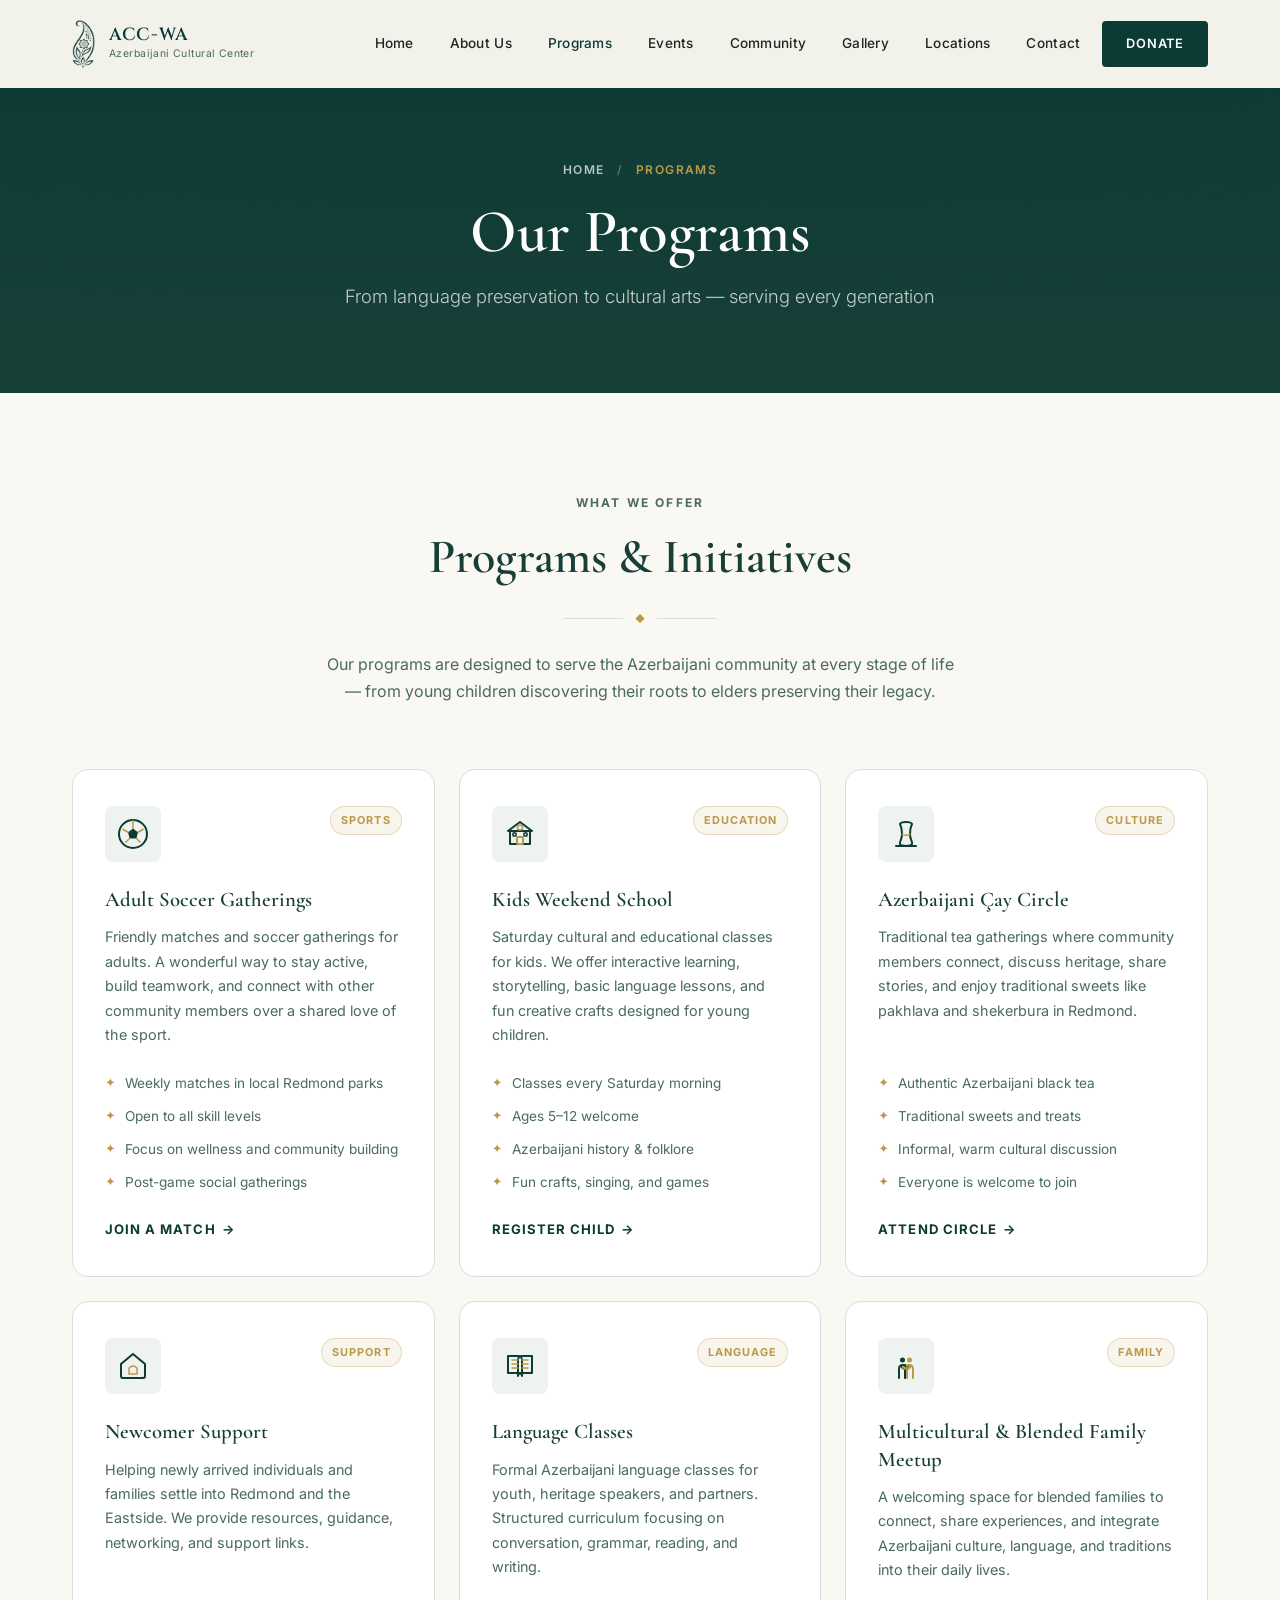
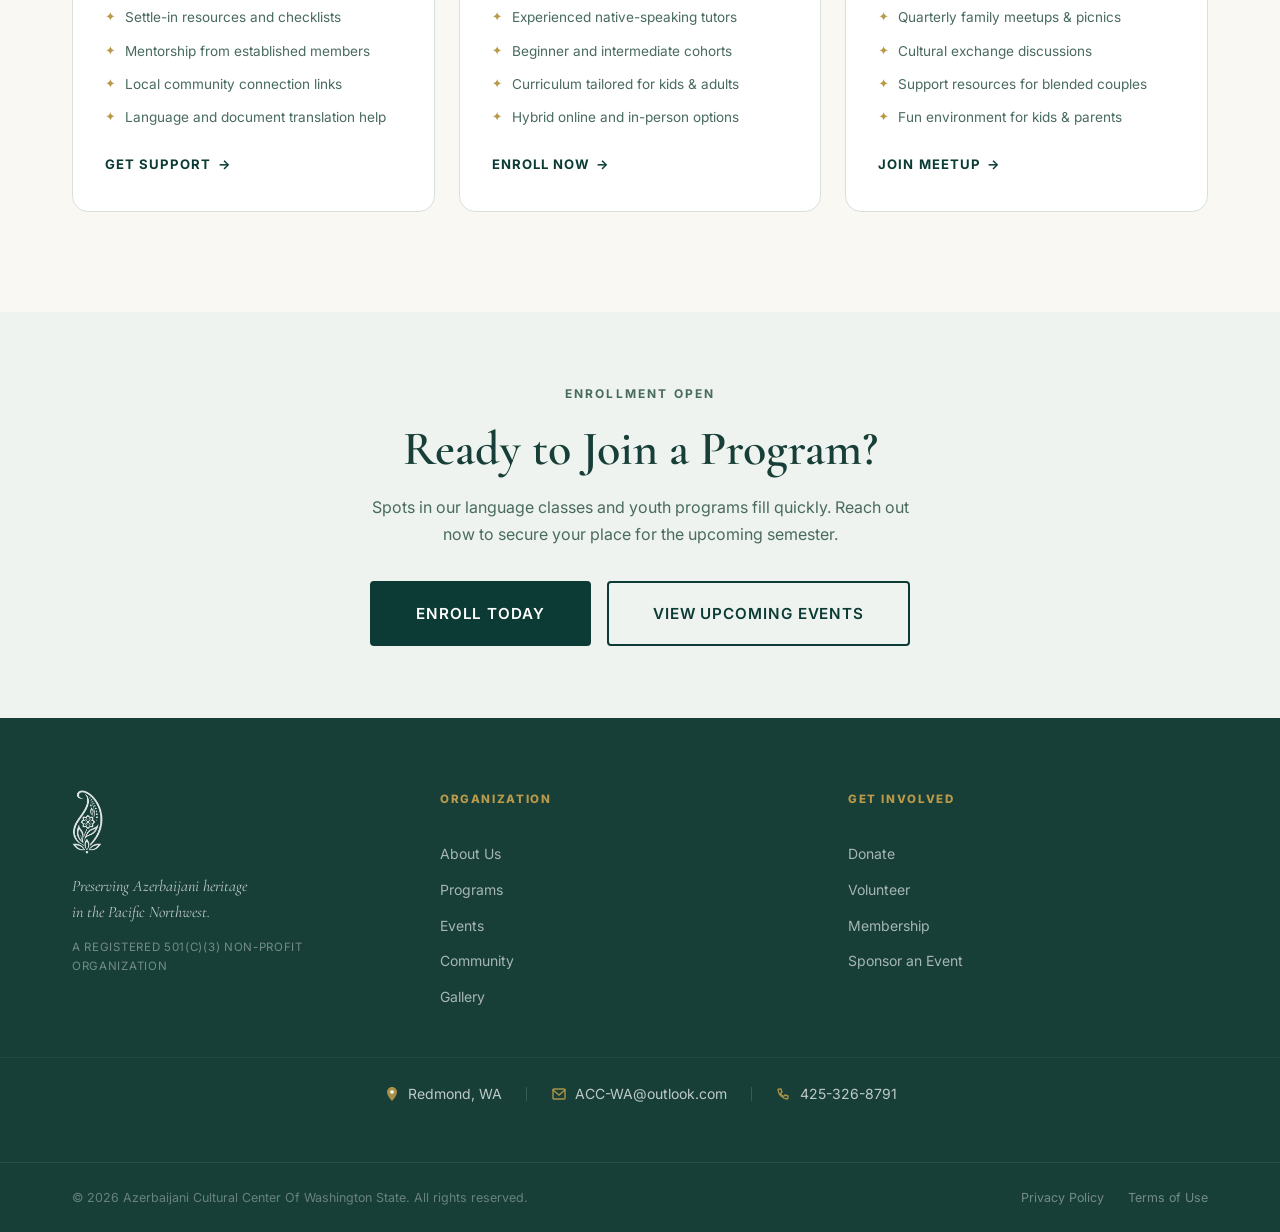
<file: programs.html>
<!DOCTYPE html>
<html lang="en">
<head>
  <meta charset="UTF-8" />
  <meta name="viewport" content="width=device-width, initial-scale=1.0" />
  <title>Programs — ACC-WA</title>
  <meta name="description" content="Explore ACC-WA programs: Azerbaijani language classes, cultural arts, youth programs, and civic engagement in Seattle and Redmond, WA." />
  <link rel="preconnect" href="https://fonts.googleapis.com" />
  <link rel="preconnect" href="https://fonts.gstatic.com" crossorigin />
  <link href="https://fonts.googleapis.com/css2?family=Cormorant+Garamond:ital,wght@0,300;0,400;0,500;0,600;0,700;1,300;1,400&family=Inter:wght@300;400;500;600;700&family=Cinzel:wght@400;500;600&display=swap" rel="stylesheet" />
  <link rel="stylesheet" href="style.css" />
</head>
<body>

  <header id="navbar" class="navbar scrolled">
    <div class="nav-container">
      <a href="index.html" class="nav-logo">
        <img src="logo.png" alt="ACC-WA Logo" class="nav-logo-img" />
        <div class="nav-logo-text">
          <span class="nav-logo-abbr" style="color:var(--green)">ACC-WA</span>
          <span class="nav-logo-full" style="color:var(--green-mid)">Azerbaijani Cultural Center</span>
        </div>
      </a>
      <nav class="nav-links">
        <a href="index.html"      class="nav-link" style="color:var(--text)">Home</a>
        <a href="about.html"      class="nav-link" style="color:var(--text)">About Us</a>
        <a href="programs.html"   class="nav-link active" style="color:var(--green);font-weight:700">Programs</a>
        <a href="events.html"     class="nav-link" style="color:var(--text)">Events</a>
        <a href="community.html"  class="nav-link" style="color:var(--text)">Community</a>
        <a href="gallery.html"    class="nav-link" style="color:var(--text)">Gallery</a>
        <a href="index.html#locations" class="nav-link" style="color:var(--text)">Locations</a>
        <a href="index.html#contact"   class="nav-link" style="color:var(--text)">Contact</a>
        <a href="index.html#donate"    class="btn btn-primary btn-sm">Donate</a>
      </nav>
      <button class="nav-hamburger" id="nav-hamburger" aria-label="Open menu" aria-expanded="false">
        <span style="background:var(--green)"></span>
        <span style="background:var(--green)"></span>
        <span style="background:var(--green)"></span>
      </button>
    </div>
    <div class="nav-mobile-menu" id="nav-mobile-menu">
      <a href="index.html"     class="nav-mobile-link">Home</a>
      <a href="about.html"     class="nav-mobile-link">About Us</a>
      <a href="programs.html"  class="nav-mobile-link" style="color:var(--green);font-weight:700">Programs</a>
      <a href="events.html"    class="nav-mobile-link">Events</a>
      <a href="community.html" class="nav-mobile-link">Community</a>
      <a href="gallery.html"   class="nav-mobile-link">Gallery</a>
      <a href="index.html#locations" class="nav-mobile-link">Locations</a>
      <a href="index.html#contact"   class="nav-mobile-link">Contact</a>
      <a href="index.html#donate"    class="btn btn-primary">Donate Now</a>
    </div>
  </header>

  <div class="page-hero">
    <div class="page-hero-overlay"></div>
    <div class="page-hero-content">
      <div class="page-breadcrumb"><a href="index.html">Home</a> <span>/</span> Programs</div>
      <h1 class="page-hero-title">Our Programs</h1>
      <p class="page-hero-sub">From language preservation to cultural arts — serving every generation</p>
    </div>
  </div>

  <main>
    <section class="section programs-section">
      <div class="container">
        <div class="section-header">
          <div class="section-eyebrow">What We Offer</div>
          <h2 class="section-title">Programs &amp; Initiatives</h2>
          <div class="section-rule"><span class="rule-line"></span><span class="rule-diamond">◆</span><span class="rule-line"></span></div>
          <p class="section-desc">Our programs are designed to serve the Azerbaijani community at every stage of life — from young children discovering their roots to elders preserving their legacy.</p>
        </div>
        <div class="programs-grid">
          <!-- 1. Adult soccer gatherings -->
          <div class="program-card fade-up" id="prog-soccer">
            <div class="program-card-top">
              <div class="program-icon-wrap">
                <svg width="32" height="32" viewBox="0 0 32 32" fill="none">
                  <circle cx="16" cy="16" r="14" stroke="#0B3B34" stroke-width="2"/>
                  <!-- Center pentagon -->
                  <path d="M16 11l4.5 3.5-1.5 5.5h-6l-1.5-5.5L16 11z" fill="#0B3B34" stroke="#0B3B34" stroke-width="1"/>
                  <!-- Lines extending to outer circle -->
                  <path d="M16 11V2M20.5 14.5l6-3.5M19 20l4.5 4.5M13 20l-4.5 4.5M11.5 14.5l-6-3.5" stroke="#B99A4A" stroke-width="1.5"/>
                </svg>
              </div>
              <div class="program-tag">Sports</div>
            </div>
            <h3 class="program-title">Adult Soccer Gatherings</h3>
            <p class="program-desc">Friendly matches and soccer gatherings for adults. A wonderful way to stay active, build teamwork, and connect with other community members over a shared love of the sport.</p>
            <ul class="program-features">
              <li>Weekly matches in local Redmond parks</li>
              <li>Open to all skill levels</li>
              <li>Focus on wellness and community building</li>
              <li>Post-game social gatherings</li>
            </ul>
            <a href="index.html#contact" class="program-link">Join a Match <span>→</span></a>
          </div>

          <!-- 2. Kids Weekend school -->
          <div class="program-card fade-up" id="prog-weekend-school">
            <div class="program-card-top">
              <div class="program-icon-wrap">
                <svg width="32" height="32" viewBox="0 0 32 32" fill="none">
                  <!-- Roof -->
                  <path d="M16 4L4 13h24L16 4z" stroke="#0B3B34" stroke-width="2" stroke-linejoin="round"/>
                  <!-- Main body -->
                  <path d="M6 13v13h20V13" stroke="#0B3B34" stroke-width="2" stroke-linejoin="round"/>
                  <!-- Door -->
                  <rect x="13" y="19" width="6" height="7" rx="1" stroke="#B99A4A" stroke-width="2"/>
                  <!-- Clock/Detail in pediment -->
                  <circle cx="16" cy="9.5" r="2.5" stroke="#B99A4A" stroke-width="1.5"/>
                  <!-- Windows -->
                  <rect x="9" y="15" width="3" height="3" rx="0.5" stroke="#0B3B34" stroke-width="1.5"/>
                  <rect x="20" y="15" width="3" height="3" rx="0.5" stroke="#0B3B34" stroke-width="1.5"/>
                </svg>
              </div>
              <div class="program-tag">Education</div>
            </div>
            <h3 class="program-title">Kids Weekend School</h3>
            <p class="program-desc">Saturday cultural and educational classes for kids. We offer interactive learning, storytelling, basic language lessons, and fun creative crafts designed for young children.</p>
            <ul class="program-features">
              <li>Classes every Saturday morning</li>
              <li>Ages 5–12 welcome</li>
              <li>Azerbaijani history &amp; folklore</li>
              <li>Fun crafts, singing, and games</li>
            </ul>
            <a href="index.html#contact" class="program-link">Register Child <span>→</span></a>
          </div>

          <!-- 3. Azerbaijani Çay Circle -->
          <div class="program-card fade-up" id="prog-cay-circle">
            <div class="program-card-top">
              <div class="program-icon-wrap">
                <svg width="32" height="32" viewBox="0 0 32 32" fill="none">
                  <path d="M10 6c0 0 1-2 6-2s6 2 6 2c0 0-2 4-2 10s3 8 2 10c-1 2-4 2-6 2s-5 0-6-2c-1-2 2-4 2-10s-2-10-2-10z" stroke="#0B3B34" stroke-width="2"/>
                  <path d="M11.5 16c2 1.5 7 1.5 9 0" stroke="#B99A4A" stroke-width="1.5"/>
                  <path d="M6 28h20" stroke="#0B3B34" stroke-width="2" stroke-linecap="round"/>
                </svg>
              </div>
              <div class="program-tag">Culture</div>
            </div>
            <h3 class="program-title">Azerbaijani Çay Circle</h3>
            <p class="program-desc">Traditional tea gatherings where community members connect, discuss heritage, share stories, and enjoy traditional sweets like pakhlava and shekerbura in Redmond.</p>
            <ul class="program-features">
              <li>Authentic Azerbaijani black tea</li>
              <li>Traditional sweets and treats</li>
              <li>Informal, warm cultural discussion</li>
              <li>Everyone is welcome to join</li>
            </ul>
            <a href="index.html#contact" class="program-link">Attend Circle <span>→</span></a>
          </div>

          <!-- 4. Newcomer Support -->
          <div class="program-card fade-up" id="prog-newcomer">
            <div class="program-card-top">
              <div class="program-icon-wrap">
                <svg width="32" height="32" viewBox="0 0 32 32" fill="none">
                  <path d="M16 4L4 14v12a2 2 0 0 0 2 2h20a2 2 0 0 0 2-2V14L16 4z" stroke="#0B3B34" stroke-width="2"/>
                  <path d="M12 18s2-2 4-2 4 2 4 2v6H12v-6z" stroke="#B99A4A" stroke-width="1.5"/>
                </svg>
              </div>
              <div class="program-tag">Support</div>
            </div>
            <h3 class="program-title">Newcomer Support</h3>
            <p class="program-desc">Helping newly arrived individuals and families settle into Redmond and the Eastside. We provide resources, guidance, networking, and support links.</p>
            <ul class="program-features">
              <li>Settle-in resources and checklists</li>
              <li>Mentorship from established members</li>
              <li>Local community connection links</li>
              <li>Language and document translation help</li>
            </ul>
            <a href="index.html#contact" class="program-link">Get Support <span>→</span></a>
          </div>

          <!-- 5. Language Classes -->
          <div class="program-card fade-up" id="prog-language-classes">
            <div class="program-card-top">
              <div class="program-icon-wrap">
                <svg width="32" height="32" viewBox="0 0 32 32" fill="none">
                  <path d="M4 6h10a4 4 0 0 1 4 4v16a3 3 0 0 0-3-3H4V6z" stroke="#0B3B34" stroke-width="2" stroke-linejoin="round"/>
                  <path d="M28 6H18a4 4 0 0 0-4 4v16a3 3 0 0 1 3-3h11V6z" stroke="#0B3B34" stroke-width="2" stroke-linejoin="round"/>
                  <path d="M14 10h-6M14 14h-6M14 18h-6" stroke="#B99A4A" stroke-width="1.5" stroke-linecap="round"/>
                  <path d="M18 10h6M18 14h6M18 18h6" stroke="#B99A4A" stroke-width="1.5" stroke-linecap="round"/>
                </svg>
              </div>
              <div class="program-tag">Language</div>
            </div>
            <h3 class="program-title">Language Classes</h3>
            <p class="program-desc">Formal Azerbaijani language classes for youth, heritage speakers, and partners. Structured curriculum focusing on conversation, grammar, reading, and writing.</p>
            <ul class="program-features">
              <li>Experienced native-speaking tutors</li>
              <li>Beginner and intermediate cohorts</li>
              <li>Curriculum tailored for kids &amp; adults</li>
              <li>Hybrid online and in-person options</li>
            </ul>
            <a href="index.html#contact" class="program-link">Enroll Now <span>→</span></a>
          </div>

          <!-- 6. Multicultural and Blended Family Meetup -->
          <div class="program-card fade-up" id="prog-multicultural">
            <div class="program-card-top">
              <div class="program-icon-wrap">
                <svg width="32" height="32" viewBox="0 0 32 32" fill="none">
                  <!-- Left Figure (Green) -->
                  <path d="M9 28v-9c0-2.5 1.5-4 4-4h2v13" stroke="#0B3B34" stroke-width="2" stroke-linecap="round" stroke-linejoin="round"/>
                  <!-- Right Figure (Gold) -->
                  <path d="M23 28v-9c0-2.5-1.5-4-4-4h-2v13" stroke="#B99A4A" stroke-width="2" stroke-linecap="round" stroke-linejoin="round"/>
                  <!-- Heads -->
                  <circle cx="12.5" cy="10" r="2.5" fill="#0B3B34"/>
                  <circle cx="19.5" cy="10" r="2.5" fill="#B99A4A"/>
                  <!-- Green arm wrapping around gold torso -->
                  <path d="M12 17c2 2 5 2 7 0" stroke="#0B3B34" stroke-width="2.5" stroke-linecap="round"/>
                  <!-- Gold arm wrapping around green torso -->
                  <path d="M20 17c-2 2-5 2-7 0" stroke="#B99A4A" stroke-width="2.5" stroke-linecap="round"/>
                </svg>
              </div>
              <div class="program-tag">Family</div>
            </div>
            <h3 class="program-title">Multicultural &amp; Blended Family Meetup</h3>
            <p class="program-desc">A welcoming space for blended families to connect, share experiences, and integrate Azerbaijani culture, language, and traditions into their daily lives.</p>
            <ul class="program-features">
              <li>Quarterly family meetups &amp; picnics</li>
              <li>Cultural exchange discussions</li>
              <li>Support resources for blended couples</li>
              <li>Fun environment for kids &amp; parents</li>
            </ul>
            <a href="index.html#contact" class="program-link">Join Meetup <span>→</span></a>
          </div>
        </div>
      </div>
    </section>

    <!-- ENROLLMENT CTA -->
    <section class="section" style="background:var(--sage);padding:72px 0">
      <div class="container" style="text-align:center">
        <div class="section-eyebrow">Enrollment Open</div>
        <h2 class="section-title" style="margin-bottom:16px">Ready to Join a Program?</h2>
        <p style="color:var(--green-mid);max-width:560px;margin:0 auto 32px">Spots in our language classes and youth programs fill quickly. Reach out now to secure your place for the upcoming semester.</p>
        <div style="display:flex;gap:16px;justify-content:center;flex-wrap:wrap">
          <a href="index.html#contact" class="btn btn-primary btn-lg">Enroll Today</a>
          <a href="events.html" class="btn btn-secondary btn-lg">View Upcoming Events</a>
        </div>
      </div>
    </section>
  </main>

  <footer class="footer">
    <div class="footer-top">
      <div class="container footer-top-inner">
        <div class="footer-brand">
          <img src="logo.png" alt="ACC-WA" class="footer-logo" />
          <p class="footer-tagline">Preserving Azerbaijani heritage<br/>in the Pacific Northwest.</p>
          <p class="footer-nonprofit">A registered 501(c)(3) non-profit organization</p>
        </div>
        <div class="footer-cols-wrap">
          <div class="footer-links-col">
            <div class="footer-col-title">Organization</div>
            <a href="about.html"     class="footer-link">About Us</a>
            <a href="programs.html"  class="footer-link">Programs</a>
            <a href="events.html"    class="footer-link">Events</a>
            <a href="community.html" class="footer-link">Community</a>
            <a href="gallery.html"   class="footer-link">Gallery</a>
          </div>
          <div class="footer-links-col">
            <div class="footer-col-title">Get Involved</div>
            <a href="index.html#donate"  class="footer-link">Donate</a>
            <a href="index.html#contact" class="footer-link">Volunteer</a>
            <a href="index.html#contact" class="footer-link">Membership</a>
            <a href="index.html#contact" class="footer-link">Sponsor an Event</a>
          </div>
        </div>
      </div>
      <!-- Location bar -->
      <div class="footer-location-bar">
        <div class="container footer-location-inner">
          <div class="footer-location-item">
            <svg width="16" height="16" viewBox="0 0 16 16" fill="none"><path d="M8 1C5.24 1 3 3.24 3 6c0 3.75 5 9 5 9s5-5.25 5-9c0-2.76-2.24-5-5-5z" fill="rgba(185,154,74,0.9)"/><circle cx="8" cy="6" r="1.8" fill="white"/></svg>
            Redmond, WA
          </div>
          <div class="footer-location-divider"></div>
          <div class="footer-location-item">
            <svg width="16" height="16" viewBox="0 0 16 16" fill="none"><path d="M2 4a1 1 0 0 1 1-1h10a1 1 0 0 1 1 1v8a1 1 0 0 1-1 1H3a1 1 0 0 1-1-1V4z" stroke="rgba(185,154,74,0.9)" stroke-width="1.4"/><path d="M2 4l6 5 6-5" stroke="rgba(185,154,74,0.9)" stroke-width="1.4" stroke-linecap="round"/></svg>
            <a href="mailto:ACC-WA@outlook.com" class="footer-location-link">ACC-WA@outlook.com</a>
          </div>
          <div class="footer-location-divider"></div>
          <div class="footer-location-item">
            <svg width="16" height="16" viewBox="0 0 16 16" fill="none"><path d="M3 3h2l1 3-1.5 1.5a9 9 0 0 0 3 3L9 9l3 1v2a1 1 0 0 1-1 1A11 11 0 0 1 2 4a1 1 0 0 1 1-1z" stroke="rgba(185,154,74,0.9)" stroke-width="1.4" stroke-linejoin="round"/></svg>
            <a href="tel:+14253268791" class="footer-location-link">425-326-8791</a>
          </div>
        </div>
      </div>
    </div>
    <div class="footer-bottom">
      <div class="container footer-bottom-inner">
        <span>© 2026 Azerbaijani Cultural Center Of Washington State. All rights reserved.</span>
        <div class="footer-bottom-links">
          <a href="#" class="footer-bottom-link">Privacy Policy</a>
          <a href="#" class="footer-bottom-link">Terms of Use</a>
        </div>
      </div>
    </div>
  </footer>
  <script src="main.js"></script>
</body>
</html>
</file>
<file: style.css>
/* ═══════════════════════════════════════════════════════════════════
   ACC-WA — Azerbaijani Cultural Center of Washington
   Stylesheet — Professional Non-Profit Design
   ═══════════════════════════════════════════════════════════════════ */

/* ── Design Tokens ─────────────────────────────────────────────── */
:root {
  --green:       #0B3B34;
  --green-dark:  #173F38;
  --green-mid:   #496B5E;
  --ivory:       #FAF8F2;
  --sage:        #EEF3EF;
  --gold:        #B99A4A;
  --gold-dark:   #92773A;
  --text:        #1F2523;
  --border:      #D8E0DB;
  --white:       #FFFFFF;

  --font-serif:  'Cormorant Garamond', Georgia, serif;
  --font-sans:   'Inter', system-ui, sans-serif;
  --font-display:'Cinzel', Georgia, serif;

  --radius-sm:   4px;
  --radius:      8px;
  --radius-lg:   16px;
  --radius-xl:   24px;

  --shadow-sm:   0 1px 4px rgba(11,59,52,.06);
  --shadow:      0 4px 24px rgba(11,59,52,.10);
  --shadow-lg:   0 12px 48px rgba(11,59,52,.15);
  --shadow-xl:   0 24px 80px rgba(11,59,52,.20);

  --transition:  0.3s cubic-bezier(0.4, 0, 0.2, 1);
  --transition-slow: 0.6s cubic-bezier(0.4, 0, 0.2, 1);
}

/* ── Reset & Base ─────────────────────────────────────────────── */
*, *::before, *::after { box-sizing: border-box; margin: 0; padding: 0; }

html {
  scroll-behavior: smooth;
  font-size: 16px;
  -webkit-font-smoothing: antialiased;
}

body {
  font-family: var(--font-sans);
  background: var(--ivory);
  color: var(--text);
  line-height: 1.7;
  overflow-x: hidden;
}

img { display: block; max-width: 100%; }
a  { text-decoration: none; color: inherit; }

/* ── Container ─────────────────────────────────────────────── */
.container {
  width: 100%;
  max-width: 1200px;
  margin: 0 auto;
  padding: 0 32px;
}

/* ── Buttons ─────────────────────────────────────────────── */
.btn {
  display: inline-flex;
  align-items: center;
  justify-content: center;
  gap: 8px;
  font-family: var(--font-sans);
  font-size: 0.875rem;
  font-weight: 600;
  letter-spacing: 0.06em;
  text-transform: uppercase;
  padding: 14px 32px;
  border-radius: var(--radius-sm);
  border: 2px solid transparent;
  cursor: pointer;
  transition: all var(--transition);
  white-space: nowrap;
  position: relative;
  overflow: hidden;
}

.btn::after {
  content: '';
  position: absolute;
  inset: 0;
  background: rgba(255,255,255,0.08);
  opacity: 0;
  transition: opacity var(--transition);
}
.btn:hover::after { opacity: 1; }

.btn-primary {
  background: var(--green);
  color: var(--white);
  border-color: var(--green);
}
.btn-primary:hover {
  background: var(--green-dark);
  border-color: var(--green-dark);
  transform: translateY(-2px);
  box-shadow: 0 8px 24px rgba(11,59,52,.30);
}

.btn-secondary {
  background: transparent;
  color: var(--green);
  border-color: var(--green);
}
.btn-secondary:hover {
  background: var(--sage);
  transform: translateY(-2px);
}

.btn-secondary-dark {
  background: transparent;
  color: var(--white);
  border-color: rgba(255,255,255,0.5);
}
.btn-secondary-dark:hover {
  background: rgba(255,255,255,0.1);
  border-color: var(--white);
}

.btn-light {
  background: transparent;
  color: var(--white);
  border-color: rgba(255,255,255,0.6);
}
.btn-light:hover {
  background: rgba(255,255,255,0.15);
  border-color: var(--white);
  transform: translateY(-2px);
}

.btn-sm  { padding: 10px 22px; font-size: 0.8rem; }
.btn-lg  { padding: 18px 44px; font-size: 0.95rem; }
.btn-block { width: 100%; }

/* ── Section Shared ─────────────────────────────────────────────── */
.section { padding: 100px 0; }

.section-header {
  text-align: center;
  max-width: 640px;
  margin: 0 auto 64px;
}

.section-eyebrow {
  font-family: var(--font-sans);
  font-size: 0.75rem;
  font-weight: 700;
  letter-spacing: 0.18em;
  text-transform: uppercase;
  color: var(--green-mid);
  margin-bottom: 16px;
}
.section-eyebrow-gold { color: var(--gold); }

.section-title {
  font-family: var(--font-serif);
  font-size: clamp(2rem, 4vw, 3rem);
  font-weight: 600;
  color: var(--green-dark);
  line-height: 1.2;
  margin-bottom: 24px;
}
.section-title-light { color: var(--white); }

.section-rule {
  display: flex;
  align-items: center;
  justify-content: center;
  gap: 12px;
  margin-bottom: 24px;
}
.rule-line {
  display: block;
  width: 60px;
  height: 1px;
  background: var(--border);
}
.rule-diamond {
  color: var(--gold);
  font-size: 0.6rem;
}
.section-rule-light .rule-line { background: rgba(255,255,255,0.25); }
.section-rule-light .rule-diamond { color: var(--gold); }

.section-desc {
  color: var(--green-mid);
  font-size: 1rem;
  margin-top: 8px;
}

/* ═══════════════════════════════════════════════════════════════════
   NAVBAR
   ═══════════════════════════════════════════════════════════════════ */
.navbar {
  position: fixed;
  top: 0; left: 0; right: 0;
  z-index: 1000;
  transition: all var(--transition);
  padding: 0;
  background: rgba(250, 248, 242, 0.97);
  backdrop-filter: blur(20px);
  -webkit-backdrop-filter: blur(20px);
  box-shadow: var(--shadow);
}

.navbar.scrolled {
  background: rgba(250, 248, 242, 0.97);
  backdrop-filter: blur(20px);
  -webkit-backdrop-filter: blur(20px);
  box-shadow: var(--shadow);
}

.nav-container {
  display: flex;
  align-items: center;
  justify-content: space-between;
  max-width: 1200px;
  margin: 0 auto;
  padding: 20px 32px;
  transition: padding var(--transition);
}
.navbar.scrolled .nav-container { padding: 14px 32px; }

.nav-logo {
  display: flex;
  align-items: center;
  gap: 14px;
}
.nav-logo-img {
  height: 48px !important;
  width: auto;
  transition: height var(--transition);
  filter: none;
}
.navbar.scrolled .nav-logo-img {
  height: 48px !important;
  filter: none;
}

.nav-logo-text {
  display: flex;
  flex-direction: column;
}
.nav-logo-abbr {
  font-family: var(--font-display);
  font-size: 1.1rem;
  font-weight: 600;
  color: var(--green);
  letter-spacing: 0.04em;
  line-height: 1;
  transition: color var(--transition);
}
.navbar.scrolled .nav-logo-abbr { color: var(--green); }
.nav-logo-full {
  font-family: var(--font-sans);
  font-size: 0.65rem;
  color: var(--green-mid);
  letter-spacing: 0.04em;
  line-height: 1.3;
  margin-top: 2px;
  transition: color var(--transition);
}
.navbar.scrolled .nav-logo-full { color: var(--green-mid); }

.nav-links {
  display: flex;
  align-items: center;
  gap: 8px;
}

.nav-link {
  font-family: var(--font-sans);
  font-size: 0.85rem;
  font-weight: 500;
  color: var(--text);
  padding: 8px 14px;
  border-radius: var(--radius-sm);
  transition: all var(--transition);
  letter-spacing: 0.02em;
}
.navbar.scrolled .nav-link { color: var(--text); }
.nav-link:hover {
  color: var(--green);
  background: var(--sage);
}
.navbar.scrolled .nav-link:hover {
  color: var(--green);
  background: var(--sage);
}

.nav-hamburger {
  display: none;
  flex-direction: column;
  gap: 5px;
  background: none;
  border: none;
  cursor: pointer;
  padding: 8px;
}
.nav-hamburger span {
  display: block;
  width: 24px;
  height: 2px;
  background: var(--green);
  border-radius: 2px;
  transition: all var(--transition);
}
.navbar.scrolled .nav-hamburger span { background: var(--green); }

.nav-mobile-menu {
  display: none;
  flex-direction: column;
  gap: 4px;
  padding: 16px 24px 24px;
  background: var(--white);
  border-top: 1px solid var(--border);
  box-shadow: var(--shadow-lg);
}
.nav-mobile-menu.open { display: flex; }
.nav-mobile-link {
  font-size: 0.95rem;
  font-weight: 500;
  color: var(--text);
  padding: 10px 0;
  border-bottom: 1px solid var(--sage);
}
.nav-mobile-link:hover { color: var(--green); }

/* ═══════════════════════════════════════════════════════════════════
   HERO
   ═══════════════════════════════════════════════════════════════════ */
.hero {
  position: relative;
  min-height: 80vh;
  display: flex;
  align-items: center;
  justify-content: center;
  overflow: hidden;
}

.hero-bg {
  position: absolute;
  inset: 0;
  background-image: url('hero_background.png');
  background-size: cover;
  background-position: center;
  transform: scale(1.05);
  transition: transform 8s ease-out;
}
.hero-bg.loaded { transform: scale(1); }

.hero-overlay {
  position: absolute;
  inset: 0;
  background: linear-gradient(
    135deg,
    rgba(11, 59, 52, 0.88) 0%,
    rgba(23, 63, 56, 0.75) 50%,
    rgba(11, 59, 52, 0.82) 100%
  );
}

/* Decorative corner ornaments */
.hero-ornament {
  position: absolute;
  width: 200px;
  height: 200px;
  pointer-events: none;
  opacity: 0.15;
}
.hero-ornament-tl {
  top: 80px; left: 40px;
  border-top: 2px solid var(--gold);
  border-left: 2px solid var(--gold);
}
.hero-ornament-br {
  bottom: 80px; right: 40px;
  border-bottom: 2px solid var(--gold);
  border-right: 2px solid var(--gold);
}

.hero-content {
  position: relative;
  z-index: 2;
  text-align: center;
  padding: 120px 32px 80px;
  max-width: 900px;
  opacity: 0;
  transform: translateY(24px);
  transition: all 0.9s cubic-bezier(0.4, 0, 0.2, 1);
}
.hero-content.visible {
  opacity: 1;
  transform: translateY(0);
}

.hero-badge {
  display: inline-flex;
  align-items: center;
  gap: 10px;
  font-family: var(--font-sans);
  font-size: 0.75rem;
  font-weight: 600;
  letter-spacing: 0.14em;
  text-transform: uppercase;
  color: var(--gold);
  border: 1px solid rgba(185, 154, 74, 0.4);
  padding: 8px 20px;
  border-radius: 100px;
  margin-bottom: 36px;
  backdrop-filter: blur(8px);
}
.hero-badge-dot {
  width: 6px; height: 6px;
  background: var(--gold);
  border-radius: 50%;
  animation: pulse-dot 2s ease-in-out infinite;
}

@keyframes pulse-dot {
  0%, 100% { opacity: 1; transform: scale(1); }
  50% { opacity: 0.5; transform: scale(0.8); }
}

.hero-title {
  font-family: var(--font-serif);
  font-size: clamp(2.4rem, 6vw, 4.8rem);
  font-style: normal;
  font-weight: 600;
  line-height: 1.15;
  color: var(--white);
  margin-bottom: 28px;
  letter-spacing: -0.01em;
}

.hero-subtitle {
  font-size: clamp(1rem, 2vw, 1.2rem);
  color: rgba(255,255,255,0.80);
  line-height: 1.7;
  margin-bottom: 44px;
  font-weight: 300;
}

.hero-cta {
  display: flex;
  gap: 16px;
  justify-content: center;
  flex-wrap: wrap;
  margin-bottom: 64px;
}

.hero-stats {
  display: flex;
  align-items: center;
  justify-content: center;
  gap: 0;
  flex-wrap: wrap;
  padding: 32px 40px;
  background: rgba(255,255,255,0.07);
  backdrop-filter: blur(12px);
  border: 1px solid rgba(255,255,255,0.12);
  border-radius: var(--radius-lg);
  gap: 0;
}
.hero-stat {
  display: flex;
  flex-direction: column;
  align-items: center;
  padding: 0 40px;
}
.hero-stat-num {
  font-family: var(--font-serif);
  font-size: 2.8rem;
  font-weight: 600;
  color: var(--white);
  line-height: 1;
}
.hero-stat-plus {
  font-family: var(--font-serif);
  font-size: 2rem;
  color: var(--gold);
  display: inline;
}
.hero-stat-label {
  font-size: 0.75rem;
  letter-spacing: 0.1em;
  text-transform: uppercase;
  color: rgba(255,255,255,0.60);
  margin-top: 6px;
  font-weight: 500;
}
.hero-stat-divider {
  width: 1px;
  height: 48px;
  background: rgba(255,255,255,0.15);
}

.hero-scroll-indicator {
  position: absolute;
  bottom: 36px;
  left: 50%;
  transform: translateX(-50%);
  display: flex;
  flex-direction: column;
  align-items: center;
  gap: 10px;
  color: rgba(255,255,255,0.5);
  font-size: 0.7rem;
  letter-spacing: 0.15em;
  text-transform: uppercase;
  z-index: 2;
}
.scroll-line {
  width: 1px;
  height: 44px;
  background: linear-gradient(to bottom, rgba(255,255,255,0.5), transparent);
  animation: scroll-line 2s ease-in-out infinite;
}
@keyframes scroll-line {
  0%, 100% { transform: scaleY(1); opacity: 0.5; }
  50% { transform: scaleY(0.6); opacity: 1; }
}

/* ═══════════════════════════════════════════════════════════════════
   ANNOUNCEMENT STRIP
   ═══════════════════════════════════════════════════════════════════ */
.announcement-strip {
  background: var(--green-dark);
  overflow: hidden;
  padding: 14px 0;
  border-bottom: 2px solid var(--gold);
}
.announcement-inner {
  display: inline-flex;
  gap: 24px;
  white-space: nowrap;
  animation: marquee 40s linear infinite;
  font-size: 0.8rem;
  letter-spacing: 0.06em;
  color: rgba(255,255,255,0.85);
  font-weight: 500;
}
.announcement-icon { color: var(--gold); }
.announcement-sep  { color: rgba(255,255,255,0.3); }

@keyframes marquee {
  0%   { transform: translateX(0); }
  100% { transform: translateX(-50%); }
}

/* ═══════════════════════════════════════════════════════════════════
   ABOUT
   ═══════════════════════════════════════════════════════════════════ */
.about-section { background: var(--white); }

.about-grid {
  display: grid;
  grid-template-columns: 1fr 420px;
  gap: 80px;
  align-items: center;
}

.about-lead {
  font-family: var(--font-serif);
  font-size: 1.4rem;
  font-weight: 400;
  color: var(--green-dark);
  line-height: 1.6;
  margin-bottom: 24px;
}

.about-body {
  color: var(--text);
  line-height: 1.8;
  margin-bottom: 20px;
}
.about-body strong { color: var(--green); font-weight: 600; }

.about-values {
  display: flex;
  flex-direction: column;
  gap: 16px;
  margin-top: 36px;
  padding-top: 36px;
  border-top: 1px solid var(--border);
}
.value-item {
  display: flex;
  align-items: flex-start;
  gap: 16px;
}
.value-icon {
  font-size: 1.5rem;
  line-height: 1;
  width: 40px;
  flex-shrink: 0;
  text-align: center;
}
.value-title {
  font-weight: 700;
  font-size: 0.9rem;
  color: var(--green-dark);
  margin-bottom: 2px;
  letter-spacing: 0.02em;
}
.value-desc { font-size: 0.875rem; color: var(--green-mid); }

.about-img-frame {
  position: relative;
  border-radius: var(--radius-lg);
  overflow: hidden;
  box-shadow: var(--shadow-xl);
}
.about-img {
  width: 100%;
  height: 480px;
  object-fit: cover;
  display: block;
  transition: transform 0.8s ease;
}
.about-img-frame:hover .about-img { transform: scale(1.04); }

.about-img-badge {
  position: absolute;
  bottom: 24px;
  left: 24px;
  background: var(--white);
  border-radius: var(--radius);
  padding: 14px 20px;
  box-shadow: var(--shadow-lg);
  display: flex;
  flex-direction: column;
  align-items: center;
}
.badge-num {
  font-family: var(--font-display);
  font-size: 1rem;
  font-weight: 600;
  color: var(--gold);
  letter-spacing: 0.04em;
}
.badge-label {
  font-size: 0.7rem;
  color: var(--green-mid);
  text-align: center;
  line-height: 1.4;
  margin-top: 4px;
  font-weight: 500;
}

/* ═══════════════════════════════════════════════════════════════════
   MISSION SECTION
   ═══════════════════════════════════════════════════════════════════ */
.mission-section {
  background: var(--green);
  padding: 80px 0;
  position: relative;
  overflow: hidden;
}
.mission-pattern {
  position: absolute;
  inset: 0;
  background-image: 
    radial-gradient(ellipse at 20% 50%, rgba(185,154,74,.06) 0%, transparent 60%),
    radial-gradient(ellipse at 80% 50%, rgba(185,154,74,.04) 0%, transparent 60%);
  pointer-events: none;
}

.mission-grid {
  display: grid;
  grid-template-columns: repeat(auto-fit, minmax(280px, 1fr));
  gap: 2px;
  background: rgba(255,255,255,0.08);
  border-radius: var(--radius-lg);
  overflow: hidden;
}

.mission-card {
  position: relative;
  padding: 36px 32px;
  background: transparent;
  transition: background var(--transition);
}
.mission-card:hover { background: rgba(255,255,255,0.05); }

.mission-card-accent {
  position: absolute;
  top: 0; left: 0; right: 0;
  height: 2px;
  background: transparent;
  transition: background var(--transition);
}
.mission-card:hover .mission-card-accent { background: var(--gold); }

.mission-card-icon {
  font-size: 1.6rem;
  color: var(--gold);
  margin-bottom: 12px;
  line-height: 1;
}
.mission-card-title {
  font-family: var(--font-serif);
  font-size: 1.5rem;
  font-weight: 600;
  color: var(--white);
  margin-bottom: 10px;
}
.mission-card-text {
  font-size: 0.925rem;
  color: rgba(255,255,255,0.72);
  line-height: 1.8;
}

/* ═══════════════════════════════════════════════════════════════════
   PROGRAMS
   ═══════════════════════════════════════════════════════════════════ */
.programs-section { background: var(--ivory); }

.programs-grid {
  display: grid;
  grid-template-columns: repeat(3, 1fr);
  gap: 24px;
}

.program-card {
  background: var(--white);
  border: 1px solid var(--border);
  border-radius: var(--radius-lg);
  padding: 36px 32px;
  transition: all var(--transition);
  display: flex;
  flex-direction: column;
}
.program-card:hover {
  border-color: var(--green);
  box-shadow: var(--shadow-lg);
  transform: translateY(-4px);
}

.program-card-top {
  display: flex;
  align-items: flex-start;
  justify-content: space-between;
  margin-bottom: 24px;
}
.program-icon-wrap {
  width: 56px; height: 56px;
  background: var(--sage);
  border-radius: var(--radius);
  display: flex;
  align-items: center;
  justify-content: center;
  transition: background var(--transition);
}
.program-card:hover .program-icon-wrap { background: var(--border); }

.program-tag {
  font-size: 0.68rem;
  font-weight: 700;
  letter-spacing: 0.1em;
  text-transform: uppercase;
  color: var(--gold);
  background: rgba(185,154,74,0.1);
  padding: 4px 10px;
  border-radius: 100px;
  border: 1px solid rgba(185,154,74,0.3);
}

.program-title {
  font-family: var(--font-serif);
  font-size: 1.3rem;
  font-weight: 600;
  color: var(--green-dark);
  margin-bottom: 12px;
  line-height: 1.3;
}
.program-desc {
  font-size: 0.9rem;
  color: var(--green-mid);
  line-height: 1.7;
  flex: 1;
  margin-bottom: 24px;
}

.program-link {
  display: inline-flex;
  align-items: center;
  gap: 6px;
  font-size: 0.82rem;
  font-weight: 700;
  letter-spacing: 0.08em;
  text-transform: uppercase;
  color: var(--green);
  transition: gap var(--transition), color var(--transition);
  margin-top: auto;
}
.program-link:hover { gap: 10px; color: var(--gold); }

.program-card-cta {
  background: var(--green);
  border-color: transparent;
  position: relative;
  overflow: hidden;
}
.program-card-cta::before {
  content: '';
  position: absolute;
  inset: 0;
  background: radial-gradient(ellipse at 80% 20%, rgba(185,154,74,.15) 0%, transparent 60%);
}
.program-card-cta:hover {
  background: var(--green-dark);
  border-color: transparent;
  transform: translateY(-4px);
}
.program-card-cta-inner {
  display: flex;
  flex-direction: column;
  height: 100%;
  position: relative;
}
.program-card-cta .program-title { color: var(--white); }
.program-card-cta .program-desc  { color: rgba(255,255,255,0.72); }
.cta-ornament {
  font-size: 1.5rem;
  color: var(--gold);
  margin-bottom: 20px;
}

/* ═══════════════════════════════════════════════════════════════════
   EVENTS
   ═══════════════════════════════════════════════════════════════════ */
.events-section {
  position: relative;
  background: var(--green-dark);
  padding: 100px 0;
  overflow: hidden;
}
.events-bg {
  position: absolute;
  inset: 0;
  background-image:
    radial-gradient(ellipse at 10% 80%, rgba(185,154,74,.08) 0%, transparent 50%),
    radial-gradient(ellipse at 90% 20%, rgba(185,154,74,.06) 0%, transparent 50%);
  pointer-events: none;
}

.events-list {
  display: flex;
  flex-direction: column;
  gap: 2px;
  border-radius: var(--radius-lg);
  overflow: hidden;
  margin-bottom: 48px;
}

.event-card {
  display: grid;
  grid-template-columns: 100px 1fr auto;
  align-items: center;
  gap: 36px;
  padding: 36px 40px;
  background: rgba(255,255,255,0.05);
  border-left: 3px solid transparent;
  transition: all var(--transition);
}
.event-card:hover {
  background: rgba(255,255,255,0.09);
  border-left-color: var(--gold);
}

.event-date-block {
  text-align: center;
  flex-shrink: 0;
}
.event-month {
  font-size: 0.7rem;
  font-weight: 700;
  letter-spacing: 0.16em;
  text-transform: uppercase;
  color: var(--gold);
  margin-bottom: 4px;
}
.event-day {
  font-family: var(--font-serif);
  font-size: 2.8rem;
  font-weight: 600;
  color: var(--white);
  line-height: 1;
}

.event-tag {
  font-size: 0.68rem;
  font-weight: 700;
  letter-spacing: 0.1em;
  text-transform: uppercase;
  color: var(--gold);
  background: rgba(185,154,74,.12);
  padding: 3px 10px;
  border-radius: 100px;
  margin-bottom: 10px;
  display: inline-block;
  border: 1px solid rgba(185,154,74,0.3);
}

.event-title {
  font-family: var(--font-serif);
  font-size: 1.3rem;
  font-weight: 600;
  color: var(--white);
  margin-bottom: 10px;
}
.event-meta {
  display: flex;
  gap: 24px;
  flex-wrap: wrap;
  font-size: 0.8rem;
  color: rgba(255,255,255,0.55);
  margin-bottom: 10px;
  font-weight: 500;
}
.event-desc {
  font-size: 0.875rem;
  color: rgba(255,255,255,0.65);
  line-height: 1.6;
  max-width: 580px;
}

.events-footer { text-align: center; }

/* ═══════════════════════════════════════════════════════════════════
   COMMUNITY / TESTIMONIALS
   ═══════════════════════════════════════════════════════════════════ */
.community-section { background: var(--sage); }

.testimonials-grid {
  display: grid;
  grid-template-columns: repeat(3, 1fr);
  gap: 24px;
}

.testimonial-card {
  background: var(--white);
  border-radius: var(--radius-lg);
  padding: 40px 36px;
  position: relative;
  box-shadow: var(--shadow-sm);
  transition: all var(--transition);
  border: 1px solid var(--border);
}
.testimonial-card:hover {
  box-shadow: var(--shadow-lg);
  transform: translateY(-4px);
}

.testimonial-quote {
  font-family: var(--font-serif);
  font-size: 5rem;
  line-height: 0.7;
  color: var(--border);
  margin-bottom: 12px;
  font-weight: 700;
}
.testimonial-text {
  font-family: var(--font-serif);
  font-size: 1.05rem;
  color: var(--text);
  line-height: 1.7;
  font-style: italic;
  margin-bottom: 28px;
}
.testimonial-author {
  display: flex;
  align-items: center;
  gap: 14px;
  padding-top: 20px;
  border-top: 1px solid var(--border);
}
.testimonial-avatar {
  width: 44px; height: 44px;
  border-radius: 50%;
  display: flex;
  align-items: center;
  justify-content: center;
  color: var(--white);
  font-weight: 700;
  font-size: 1.1rem;
  flex-shrink: 0;
}
.testimonial-name {
  font-weight: 700;
  font-size: 0.9rem;
  color: var(--green-dark);
}
.testimonial-role {
  font-size: 0.78rem;
  color: var(--green-mid);
  margin-top: 2px;
}

/* ═══════════════════════════════════════════════════════════════════
   LOCATIONS
   ═══════════════════════════════════════════════════════════════════ */
.locations-section { background: var(--white); position: relative; overflow: hidden; }
.locations-bg-pattern {
  position: absolute;
  inset: 0;
  background: repeating-linear-gradient(
    45deg,
    transparent,
    transparent 60px,
    rgba(11,59,52,.015) 60px,
    rgba(11,59,52,.015) 61px
  );
  pointer-events: none;
}

.locations-grid {
  display: grid;
  grid-template-columns: repeat(auto-fit, minmax(320px, 480px));
  justify-content: center;
  gap: 28px;
  position: relative;
}

.location-card {
  border: 1px solid var(--border);
  border-radius: var(--radius-lg);
  padding: 44px;
  transition: all var(--transition);
  background: var(--white);
}
.location-card:hover {
  box-shadow: var(--shadow-lg);
  transform: translateY(-4px);
}

.location-card-featured {
  border-color: var(--green);
  position: relative;
  background: var(--sage);
}
.location-featured-badge {
  position: absolute;
  top: -14px;
  left: 36px;
  background: var(--gold);
  color: var(--white);
  font-size: 0.7rem;
  font-weight: 800;
  letter-spacing: 0.14em;
  text-transform: uppercase;
  padding: 5px 14px;
  border-radius: 100px;
}

.location-header {
  display: flex;
  align-items: center;
  gap: 16px;
  margin-bottom: 32px;
  padding-bottom: 24px;
  border-bottom: 1px solid var(--border);
}
.location-icon {
  width: 52px; height: 52px;
  background: var(--white);
  border-radius: var(--radius);
  display: flex;
  align-items: center;
  justify-content: center;
  box-shadow: var(--shadow-sm);
  border: 1px solid var(--border);
}
.location-card-featured .location-icon { background: var(--green); }

.location-city {
  font-family: var(--font-serif);
  font-size: 2rem;
  font-weight: 600;
  color: var(--green-dark);
}

.location-body {
  display: flex;
  flex-direction: column;
  gap: 18px;
  margin-bottom: 36px;
}
.location-detail {
  display: flex;
  flex-direction: column;
  gap: 4px;
}
.location-detail-label {
  font-size: 0.7rem;
  font-weight: 700;
  letter-spacing: 0.12em;
  text-transform: uppercase;
  color: var(--green-mid);
}
.location-detail span + span,
.location-detail a {
  font-size: 0.9rem;
  color: var(--text);
}
.location-email {
  color: var(--green);
  font-weight: 500;
  transition: color var(--transition);
}
.location-email:hover { color: var(--gold); }

/* ═══════════════════════════════════════════════════════════════════
   DONATE
   ═══════════════════════════════════════════════════════════════════ */
.donate-section {
  position: relative;
  padding: 100px 0;
  overflow: hidden;
  text-align: center;
}
.donate-bg {
  position: absolute;
  inset: 0;
  background: linear-gradient(135deg, var(--sage) 0%, var(--ivory) 100%);
}
.donate-pattern {
  position: absolute;
  inset: 0;
  background-image:
    radial-gradient(ellipse at 20% 20%, rgba(185,154,74,.12) 0%, transparent 50%),
    radial-gradient(ellipse at 80% 80%, rgba(185,154,74,.08) 0%, transparent 50%);
  pointer-events: none;
}

.donate-content {
  position: relative;
  max-width: 680px;
  margin: 0 auto;
}

.donate-title {
  font-family: var(--font-serif);
  font-size: clamp(2.2rem, 4vw, 3.4rem);
  font-weight: 600;
  color: var(--green-dark);
  margin-bottom: 20px;
  line-height: 1.2;
}
.donate-desc {
  color: var(--green-mid);
  line-height: 1.8;
  font-size: 1rem;
  margin-bottom: 48px;
}

.donate-tiers {
  display: flex;
  gap: 12px;
  justify-content: center;
  flex-wrap: wrap;
  margin-bottom: 36px;
}
.donate-tier {
  padding: 12px 24px;
  border: 2px solid var(--border);
  border-radius: var(--radius-sm);
  background: var(--white);
  color: var(--green);
  font-size: 1rem;
  font-weight: 600;
  cursor: pointer;
  transition: all var(--transition);
  font-family: var(--font-sans);
}
.donate-tier:hover,
.donate-tier.selected {
  background: var(--gold);
  border-color: var(--gold);
  color: var(--white);
}
.donate-tier-featured {
  background: var(--gold);
  border-color: var(--gold);
}

.donate-actions {
  display: flex;
  gap: 16px;
  justify-content: center;
  flex-wrap: wrap;
  margin-bottom: 28px;
}

.donate-note {
  font-size: 0.8rem;
  color: var(--green-mid);
  letter-spacing: 0.02em;
}

/* ═══════════════════════════════════════════════════════════════════
   CONTACT
   ═══════════════════════════════════════════════════════════════════ */
.contact-section { background: var(--green); }

.contact-grid {
  display: grid;
  grid-template-columns: 340px 1fr;
  gap: 64px;
  align-items: start;
}

.contact-info {
  display: flex;
  flex-direction: column;
  gap: 28px;
}
.contact-info-item {
  display: flex;
  align-items: flex-start;
  gap: 16px;
}
.contact-info-icon {
  width: 44px; height: 44px;
  background: var(--white);
  border: 1px solid var(--border);
  border-radius: var(--radius);
  display: flex;
  align-items: center;
  justify-content: center;
  font-size: 1.1rem;
  flex-shrink: 0;
}
.contact-info-label {
  font-size: 0.72rem;
  font-weight: 700;
  letter-spacing: 0.12em;
  text-transform: uppercase;
  color: var(--gold);
  margin-bottom: 4px;
}
.contact-info-val {
  font-size: 0.95rem;
  color: rgba(255,255,255,0.85);
  font-weight: 500;
  transition: color var(--transition);
}
a.contact-info-val:hover { color: var(--white); }

.contact-social { padding-top: 8px; }
.social-links {
  display: flex;
  gap: 12px;
}
.social-link {
  width: 44px; height: 44px;
  border-radius: var(--radius);
  border: 1px solid var(--border);
  background: var(--white);
  display: flex;
  align-items: center;
  justify-content: center;
  color: var(--green-mid);
  transition: all var(--transition);
}
.social-link:hover {
  background: var(--green);
  border-color: var(--green);
  color: var(--white);
  transform: translateY(-3px);
}

/* Form */
.contact-form {
  background: var(--white);
  border: 1px solid var(--border);
  border-radius: var(--radius-lg);
  padding: 44px;
  box-shadow: var(--shadow);
}

.form-row {
  display: grid;
  grid-template-columns: 1fr 1fr;
  gap: 20px;
}
.form-group { margin-bottom: 20px; }

.form-label {
  display: block;
  font-size: 0.78rem;
  font-weight: 700;
  letter-spacing: 0.08em;
  text-transform: uppercase;
  color: var(--green-dark);
  margin-bottom: 8px;
}

.form-input {
  width: 100%;
  padding: 14px 18px;
  border: 1.5px solid var(--border);
  border-radius: var(--radius);
  background: var(--ivory);
  color: var(--text);
  font-family: var(--font-sans);
  font-size: 0.9rem;
  transition: all var(--transition);
  outline: none;
}
.form-input:focus {
  border-color: var(--green);
  background: var(--white);
  box-shadow: 0 0 0 3px rgba(11,59,52,.08);
}
.form-select { cursor: pointer; appearance: none; background-image: url("data:image/svg+xml,%3Csvg xmlns='http://www.w3.org/2000/svg' width='12' height='8' viewBox='0 0 12 8'%3E%3Cpath d='M1 1l5 5 5-5' stroke='%23496B5E' stroke-width='1.5' fill='none' stroke-linecap='round'/%3E%3C/svg%3E"); background-repeat: no-repeat; background-position: right 16px center; padding-right: 44px; }
.form-textarea { resize: vertical; min-height: 130px; }

.form-success {
  margin-top: 16px;
  padding: 14px 18px;
  background: rgba(11,59,52,.08);
  border: 1px solid rgba(11,59,52,.2);
  border-radius: var(--radius);
  color: var(--green);
  font-size: 0.9rem;
  font-weight: 600;
  text-align: center;
}

/* ═══════════════════════════════════════════════════════════════════
   FOOTER
   ═══════════════════════════════════════════════════════════════════ */
.footer { background: var(--green-dark); }

.footer-top { padding: 72px 0 56px; }
.footer-top-inner {
  display: grid;
  grid-template-columns: 320px 1fr;
  gap: 48px;
}
.footer-cols-wrap {
  display: grid;
  grid-template-columns: 1fr 1fr;
  gap: 48px;
}
.footer-location-bar {
  border-top: 1px solid rgba(255,255,255,0.06);
  padding: 24px 0 0;
  margin-top: 48px;
}
.footer-location-inner {
  display: flex;
  justify-content: center;
  align-items: center;
  gap: 24px;
  flex-wrap: wrap;
}
.footer-location-item {
  display: flex;
  align-items: center;
  gap: 8px;
  font-size: 0.875rem;
  color: rgba(255,255,255,0.72);
}
.footer-location-divider {
  width: 1px;
  height: 14px;
  background: rgba(255,255,255,0.15);
}
.footer-location-link {
  color: rgba(255,255,255,0.72);
  transition: color var(--transition);
}
.footer-location-link:hover {
  color: var(--white);
}

.footer-logo {
  height: 64px;
  width: auto;
  margin-bottom: 20px;
  /* White-tint filter so the green logo is visible on the dark footer */
  filter: brightness(0) invert(1) opacity(0.85);
}
.footer-tagline {
  font-family: var(--font-serif);
  font-size: 1rem;
  color: rgba(255,255,255,0.72);
  line-height: 1.6;
  font-style: italic;
  margin-bottom: 12px;
}
.footer-nonprofit {
  font-size: 0.72rem;
  letter-spacing: 0.06em;
  color: rgba(255,255,255,0.4);
  text-transform: uppercase;
}

.footer-col-title {
  font-size: 0.72rem;
  font-weight: 800;
  letter-spacing: 0.14em;
  text-transform: uppercase;
  color: var(--gold);
  margin-bottom: 20px;
}
.footer-links-col {
  display: flex;
  flex-direction: column;
  gap: 12px;
}
.footer-link {
  font-size: 0.875rem;
  color: rgba(255,255,255,0.62);
  transition: color var(--transition);
}
.footer-link:hover { color: var(--white); }

.footer-bottom {
  border-top: 1px solid rgba(255,255,255,0.08);
  padding: 24px 0;
}
.footer-bottom-inner {
  display: flex;
  align-items: center;
  justify-content: space-between;
  flex-wrap: wrap;
  gap: 16px;
  font-size: 0.78rem;
  color: rgba(255,255,255,0.35);
}
.footer-bottom-links { display: flex; gap: 24px; }
.footer-bottom-link {
  color: rgba(255,255,255,0.4);
  transition: color var(--transition);
}
.footer-bottom-link:hover { color: var(--white); }

/* ═══════════════════════════════════════════════════════════════════
   SCROLL ANIMATIONS
   ═══════════════════════════════════════════════════════════════════ */
.fade-up {
  opacity: 0;
  transform: translateY(32px);
  transition: opacity 0.7s cubic-bezier(0.4,0,0.2,1), transform 0.7s cubic-bezier(0.4,0,0.2,1);
}
.fade-up.visible {
  opacity: 1;
  transform: translateY(0);
}
.fade-up-delay-1 { transition-delay: 0.1s; }
.fade-up-delay-2 { transition-delay: 0.2s; }
.fade-up-delay-3 { transition-delay: 0.3s; }
.fade-up-delay-4 { transition-delay: 0.4s; }
.fade-up-delay-5 { transition-delay: 0.5s; }

/* ═══════════════════════════════════════════════════════════════════
   RESPONSIVE
   ═══════════════════════════════════════════════════════════════════ */
@media (max-width: 1100px) {
  .about-grid { grid-template-columns: 1fr; gap: 48px; }
  .about-visual { order: -1; }
  .about-img { height: 360px; }
  .programs-grid { grid-template-columns: repeat(2, 1fr); }
  .footer-top-inner { grid-template-columns: 1fr 1fr; gap: 36px; }
}

@media (max-width: 900px) {
  .nav-links { display: none; }
  .nav-hamburger { display: flex; }

  .section { padding: 72px 0; }
  .mission-grid { grid-template-columns: 1fr; gap: 2px; }
  .mission-card { padding: 36px 28px; }

  .testimonials-grid { grid-template-columns: 1fr; }
  .locations-grid { grid-template-columns: 1fr; }
  .contact-grid { grid-template-columns: 1fr; gap: 40px; }
  .contact-form { padding: 32px 24px; }
  .form-row { grid-template-columns: 1fr; }

  .event-card { grid-template-columns: 80px 1fr; }
  .event-register { display: none; }

  .hero-stats { flex-wrap: wrap; gap: 16px; }
  .hero-stat { padding: 16px 24px; }
  .hero-stat-divider { display: none; }
}

@media (max-width: 640px) {
  .container { padding: 0 20px; }
  .section { padding: 56px 0; }

  .programs-grid { grid-template-columns: 1fr; }
  .hero-cta { flex-direction: column; align-items: center; }
  .donate-actions { flex-direction: column; align-items: center; }

  .footer-top-inner { grid-template-columns: 1fr; }
  .footer-cols-wrap { grid-template-columns: 1fr 1fr; gap: 32px; }
  .footer-location-inner { flex-direction: column; gap: 12px; align-items: center; }
  .footer-location-divider { display: none; }
  .footer-bottom-inner { flex-direction: column; text-align: center; }

  .hero-ornament { display: none; }
  .section-header { margin-bottom: 40px; }
}

/* ═══════════════════════════════════════════════════════════════════
   SUB-PAGE COMMON ELEMENTS
   ═══════════════════════════════════════════════════════════════════ */
.page-hero {
  position: relative;
  background: var(--green-dark);
  padding: 160px 0 80px;
  text-align: center;
  overflow: hidden;
}
.page-hero::before {
  content: "";
  position: absolute;
  inset: 0;
  background-image: url('hero_background.png');
  background-size: cover;
  background-position: center;
  opacity: 0.15;
}
.page-hero-overlay {
  position: absolute;
  inset: 0;
  background: linear-gradient(to bottom, rgba(11,59,52,0.95), var(--green-dark));
}
.page-hero-content {
  position: relative;
  z-index: 1;
  max-width: 800px;
  margin: 0 auto;
  padding: 0 20px;
}
.page-breadcrumb {
  font-size: 0.75rem;
  text-transform: uppercase;
  letter-spacing: 0.12em;
  color: var(--gold);
  margin-bottom: 16px;
  font-weight: 600;
}
.page-breadcrumb a {
  color: rgba(255,255,255,0.7);
  transition: color var(--transition);
}
.page-breadcrumb a:hover {
  color: var(--white);
}
.page-breadcrumb span {
  margin: 0 8px;
  color: rgba(255,255,255,0.3);
}
.page-hero-title {
  font-family: var(--font-serif);
  font-size: clamp(2.2rem, 5vw, 3.8rem);
  font-weight: 600;
  color: var(--white);
  line-height: 1.2;
  margin-bottom: 12px;
}
.page-hero-sub {
  font-size: clamp(1rem, 2vw, 1.15rem);
  color: rgba(255,255,255,0.75);
  font-weight: 300;
}

/* ── Quick Links (Main Page) ── */
.quick-links-section {
  padding: 60px 0;
  background: var(--white);
  border-bottom: 1px solid var(--border);
}
.quick-links-grid {
  display: grid;
  grid-template-columns: repeat(auto-fit, minmax(160px, 1fr));
  gap: 16px;
}
.quick-link-card {
  background: var(--sage);
  border: 1px solid var(--border);
  border-radius: var(--radius);
  padding: 24px 16px;
  text-align: center;
  transition: all var(--transition);
  position: relative;
  display: flex;
  flex-direction: column;
  align-items: center;
}
.quick-link-card:hover {
  background: var(--white);
  border-color: var(--green);
  box-shadow: var(--shadow);
  transform: translateY(-4px);
}
.ql-icon {
  font-size: 1.8rem;
  color: var(--gold);
  margin-bottom: 16px;
  line-height: 1;
}
.ql-label {
  font-family: var(--font-serif);
  font-size: 1.25rem;
  font-weight: 600;
  color: var(--green-dark);
  margin-bottom: 8px;
}
.ql-desc {
  font-size: 0.85rem;
  color: var(--green-mid);
  line-height: 1.5;
  margin-bottom: 16px;
}
.ql-arrow {
  font-size: 1.1rem;
  color: var(--green);
  transition: transform var(--transition);
  margin-top: auto;
}
.quick-link-card:hover .ql-arrow {
  transform: translateX(4px);
  color: var(--gold);
}

/* ── Gallery Page Grid ── */
.gallery-grid {
  display: grid;
  grid-template-columns: repeat(auto-fill, minmax(320px, 1fr));
  gap: 28px;
}
.gallery-card {
  border-radius: var(--radius-lg);
  overflow: hidden;
  box-shadow: var(--shadow-sm);
  transition: all var(--transition);
  aspect-ratio: 4/3;
  background: var(--border);
}
.gallery-card:hover {
  box-shadow: var(--shadow-lg);
  transform: translateY(-4px);
}
.gallery-img-wrap {
  position: relative;
  width: 100%;
  height: 100%;
}
.gallery-img-wrap img {
  width: 100%;
  height: 100%;
  object-fit: cover;
  transition: transform 0.6s ease;
}
.gallery-card:hover .gallery-img-wrap img {
  transform: scale(1.05);
}
.gallery-hover-info {
  position: absolute;
  inset: 0;
  background: linear-gradient(to top, rgba(11,59,52,0.92) 0%, rgba(11,59,52,0.4) 70%, transparent 100%);
  display: flex;
  flex-direction: column;
  justify-content: flex-end;
  padding: 24px;
  opacity: 0;
  transition: opacity var(--transition);
}
.gallery-card:hover .gallery-hover-info {
  opacity: 1;
}
.gallery-tag {
  font-size: 0.65rem;
  font-weight: 700;
  text-transform: uppercase;
  letter-spacing: 0.1em;
  color: var(--gold);
  margin-bottom: 6px;
}
.gallery-img-title {
  font-family: var(--font-serif);
  font-size: 1.2rem;
  font-weight: 600;
  color: var(--white);
}

/* ── Leadership/Team Grid (About Page) ── */
.team-grid {
  display: grid;
  grid-template-columns: repeat(auto-fit, minmax(220px, 1fr));
  gap: 32px;
  margin-top: 48px;
}
.team-card {
  background: var(--white);
  border: 1px solid var(--border);
  border-radius: var(--radius-lg);
  padding: 40px 24px;
  text-align: center;
  transition: all var(--transition);
}
.team-card:hover {
  border-color: var(--green);
  box-shadow: var(--shadow);
  transform: translateY(-4px);
}
.team-avatar {
  width: 80px;
  height: 80px;
  border-radius: 50%;
  margin: 0 auto 20px;
  display: flex;
  align-items: center;
  justify-content: center;
  color: var(--white);
  font-family: var(--font-serif);
  font-size: 1.7rem;
  font-weight: 600;
}
.team-name {
  font-family: var(--font-serif);
  font-size: 1.25rem;
  font-weight: 600;
  color: var(--green-dark);
  margin-bottom: 4px;
}
.team-role {
  font-size: 0.8rem;
  font-weight: 600;
  text-transform: uppercase;
  letter-spacing: 0.08em;
  color: var(--gold);
  margin-bottom: 12px;
}
.team-note {
  font-size: 0.85rem;
  color: var(--green-mid);
}

/* ── Programs Extra Feature List (Programs Page) ── */
.program-features {
  list-style: none;
  padding: 0;
  margin: 0 0 24px 0;
  display: flex;
  flex-direction: column;
  gap: 10px;
}
.program-features li {
  font-size: 0.85rem;
  color: var(--green-mid);
  padding-left: 20px;
  position: relative;
}
.program-features li::before {
  content: "✦";
  position: absolute;
  left: 0;
  top: 0;
  color: var(--gold);
  font-size: 0.8rem;
}

/* ── Join Grid (Community Page) ── */
.join-cards {
  display: grid;
  grid-template-columns: repeat(auto-fit, minmax(240px, 1fr));
  gap: 28px;
}
.join-card {
  background: var(--white);
  border-radius: var(--radius-lg);
  padding: 44px 32px;
  display: flex;
  flex-direction: column;
  align-items: center;
  text-align: center;
  transition: all var(--transition);
  border: 1px solid var(--border);
}
.join-card:hover {
  transform: translateY(-4px);
  box-shadow: var(--shadow-lg);
  border-color: var(--gold);
}
.join-card-icon {
  font-size: 2.2rem;
  margin-bottom: 20px;
  line-height: 1;
}
.join-card-title {
  font-family: var(--font-serif);
  font-size: 1.4rem;
  font-weight: 600;
  color: var(--green-dark);
  margin-bottom: 14px;
}
.join-card-desc {
  font-size: 0.875rem;
  color: var(--green-mid);
  line-height: 1.6;
  margin-bottom: 28px;
}

/* ── Past Events highlights (Events Page) ── */
.past-events-grid {
  display: grid;
  grid-template-columns: repeat(auto-fit, minmax(300px, 1fr));
  gap: 32px;
  margin-top: 48px;
}
.past-event-card {
  background: var(--white);
  border: 1px solid var(--border);
  border-radius: var(--radius-lg);
  overflow: hidden;
  transition: all var(--transition);
}
.past-event-card:hover {
  transform: translateY(-4px);
  box-shadow: var(--shadow-lg);
  border-color: var(--green);
}
.past-event-img {
  width: 100%;
  height: 200px;
  object-fit: cover;
}
.past-event-info {
  padding: 24px;
}
.past-event-title {
  font-family: var(--font-serif);
  font-size: 1.25rem;
  font-weight: 600;
  color: var(--green-dark);
  margin: 12px 0 8px;
}
.past-event-desc {
  font-size: 0.875rem;
  color: var(--green-mid);
  line-height: 1.6;
}


/* ═══════════════════════════════════════════════════════════════════
   GALLERY PAGE — Our Story + Founders + Photo Grid
   ═══════════════════════════════════════════════════════════════════ */

/* Story intro */
.story-section { background: var(--ivory); }

.story-intro {
  display: grid;
  grid-template-columns: 1fr 1fr;
  gap: 72px;
  align-items: center;
}
@media (max-width: 860px) {
  .story-intro { grid-template-columns: 1fr; gap: 40px; }
}
.story-eyebrow {
  font-family: var(--font-sans);
  font-size: 0.72rem;
  font-weight: 700;
  letter-spacing: 0.16em;
  text-transform: uppercase;
  color: var(--gold);
  margin-bottom: 14px;
}
.story-heading {
  font-family: var(--font-serif);
  font-size: 2.8rem;
  font-weight: 600;
  color: var(--green-dark);
  line-height: 1.18;
  margin-bottom: 24px;
}
.story-body {
  font-family: var(--font-sans);
  font-size: 1rem;
  color: var(--green-mid);
  line-height: 1.85;
  margin-bottom: 20px;
}
.story-rule {
  width: 56px;
  height: 3px;
  background: var(--gold);
  border-radius: 2px;
  margin: 28px 0;
}
.story-stats {
  display: flex;
  gap: 40px;
  flex-wrap: wrap;
}
.story-stat-num {
  font-family: var(--font-serif);
  font-size: 2.4rem;
  font-weight: 600;
  color: var(--green);
  line-height: 1;
}
.story-stat-label {
  font-family: var(--font-sans);
  font-size: 0.78rem;
  color: var(--green-mid);
  font-weight: 500;
  margin-top: 4px;
  letter-spacing: 0.04em;
}
.story-img-panel { position: relative; }
.story-img-main {
  width: 100%;
  border-radius: var(--radius-lg);
  object-fit: cover;
  aspect-ratio: 4/5;
  display: block;
  box-shadow: var(--shadow-lg);
  background: var(--sage);
}
.story-img-placeholder {
  width: 100%;
  aspect-ratio: 4/5;
  border-radius: var(--radius-lg);
  background: linear-gradient(145deg, var(--sage) 0%, var(--border) 100%);
  display: flex;
  flex-direction: column;
  align-items: center;
  justify-content: center;
  box-shadow: var(--shadow-lg);
  color: var(--green-mid);
  font-family: var(--font-sans);
  font-size: 0.9rem;
  gap: 12px;
  text-align: center;
  padding: 24px;
}
.story-badge-chip {
  position: absolute;
  top: 24px;
  right: -16px;
  background: var(--green);
  color: var(--white);
  font-family: var(--font-sans);
  font-size: 0.78rem;
  font-weight: 600;
  padding: 10px 18px;
  border-radius: 100px;
  box-shadow: var(--shadow-lg);
  white-space: nowrap;
}

/* ── Founders Section ── */
.founders-section { background: var(--sage); }
.founders-grid {
  display: grid;
  grid-template-columns: repeat(auto-fit, minmax(240px, 1fr));
  gap: 32px;
  margin-top: 48px;
}
.founder-card {
  background: var(--white);
  border-radius: var(--radius-lg);
  overflow: hidden;
  box-shadow: var(--shadow-sm);
  border: 1px solid var(--border);
  transition: all var(--transition);
  text-align: center;
}
.founder-card:hover {
  box-shadow: var(--shadow-lg);
  transform: translateY(-6px);
}
.founder-photo-wrap {
  position: relative;
  width: 100%;
  aspect-ratio: 1;
  overflow: hidden;
  background: var(--sage);
}
.founder-photo-wrap img {
  width: 100%;
  height: 100%;
  object-fit: cover;
  object-position: top;
  transition: transform 0.5s ease;
}
.founder-card:hover .founder-photo-wrap img { transform: scale(1.04); }
.founder-photo-placeholder {
  width: 100%;
  height: 100%;
  display: flex;
  flex-direction: column;
  align-items: center;
  justify-content: center;
  background: linear-gradient(135deg, var(--sage) 0%, var(--border) 100%);
  color: var(--green-mid);
  font-size: 0.8rem;
  font-family: var(--font-sans);
  gap: 8px;
}
.founder-photo-placeholder svg { opacity: 0.4; }
.founder-photo-placeholder span { opacity: 0.6; font-weight: 500; }
.founder-info { padding: 24px 20px 28px; }
.founder-name {
  font-family: var(--font-serif);
  font-size: 1.3rem;
  font-weight: 600;
  color: var(--green-dark);
  margin-bottom: 4px;
}
.founder-role {
  font-family: var(--font-sans);
  font-size: 0.72rem;
  font-weight: 700;
  letter-spacing: 0.1em;
  text-transform: uppercase;
  color: var(--gold);
  margin-bottom: 12px;
}
.founder-bio {
  font-family: var(--font-sans);
  font-size: 0.875rem;
  color: var(--green-mid);
  line-height: 1.7;
}

/* ── Gallery Filter Tabs ── */
.gallery-section { background: var(--ivory); }
.gallery-filters {
  display: flex;
  gap: 10px;
  flex-wrap: wrap;
  justify-content: center;
  margin-bottom: 40px;
}
.gallery-filter-btn {
  font-family: var(--font-sans);
  font-size: 0.8rem;
  font-weight: 600;
  letter-spacing: 0.06em;
  padding: 8px 20px;
  border-radius: 100px;
  border: 1.5px solid var(--border);
  background: var(--white);
  color: var(--green-mid);
  cursor: pointer;
  transition: all var(--transition);
}
.gallery-filter-btn:hover,
.gallery-filter-btn.active {
  background: var(--green);
  border-color: var(--green);
  color: var(--white);
}
.gallery-upload-hint {
  background: var(--sage);
  border: 2px dashed var(--border);
  border-radius: var(--radius-lg);
  padding: 40px;
  text-align: center;
  color: var(--green-mid);
  font-family: var(--font-sans);
  font-size: 0.9rem;
  margin-top: 32px;
}
.gallery-upload-hint svg { margin-bottom: 12px; opacity: 0.45; }
.gallery-upload-hint p { margin: 0; line-height: 1.6; }
.gallery-card[data-hidden] { display: none; }
</file>
